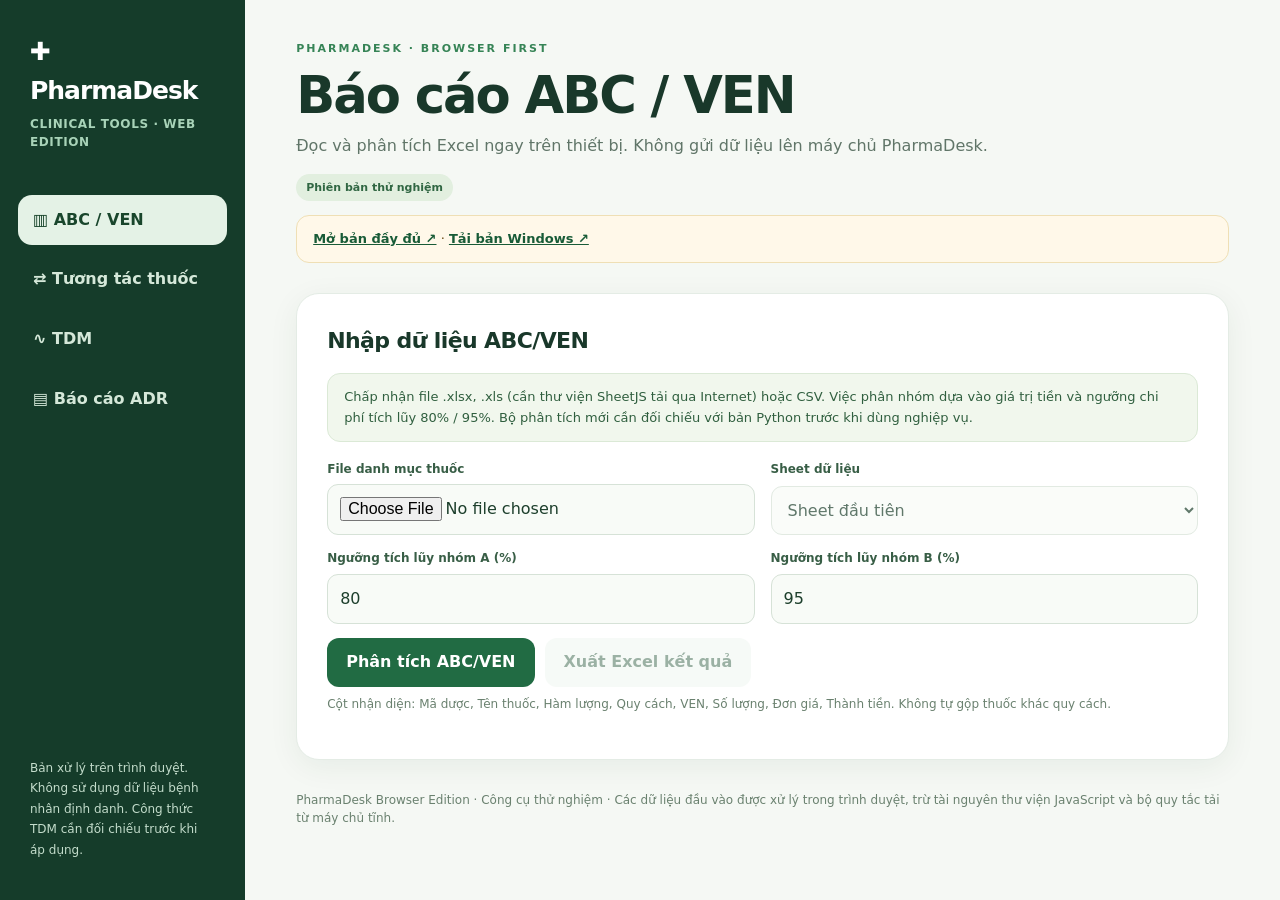
<file: docs/index.html>
<!doctype html>
<html lang="vi">
<head>
<meta charset="utf-8">
<meta name="viewport" content="width=device-width,initial-scale=1">
<title>PharmaDesk</title>
</head>
<body>
<a href="./browser.html">Mở PharmaDesk trong trình duyệt</a>
<script>
  const query = new URLSearchParams(location.search).get("module");
  const tab = ["abc", "ttt", "tdm", "adr"].includes(query) ? "#" + query : location.hash;
  location.replace("./browser.html" + tab);
</script>
</body>
</html>
</file>
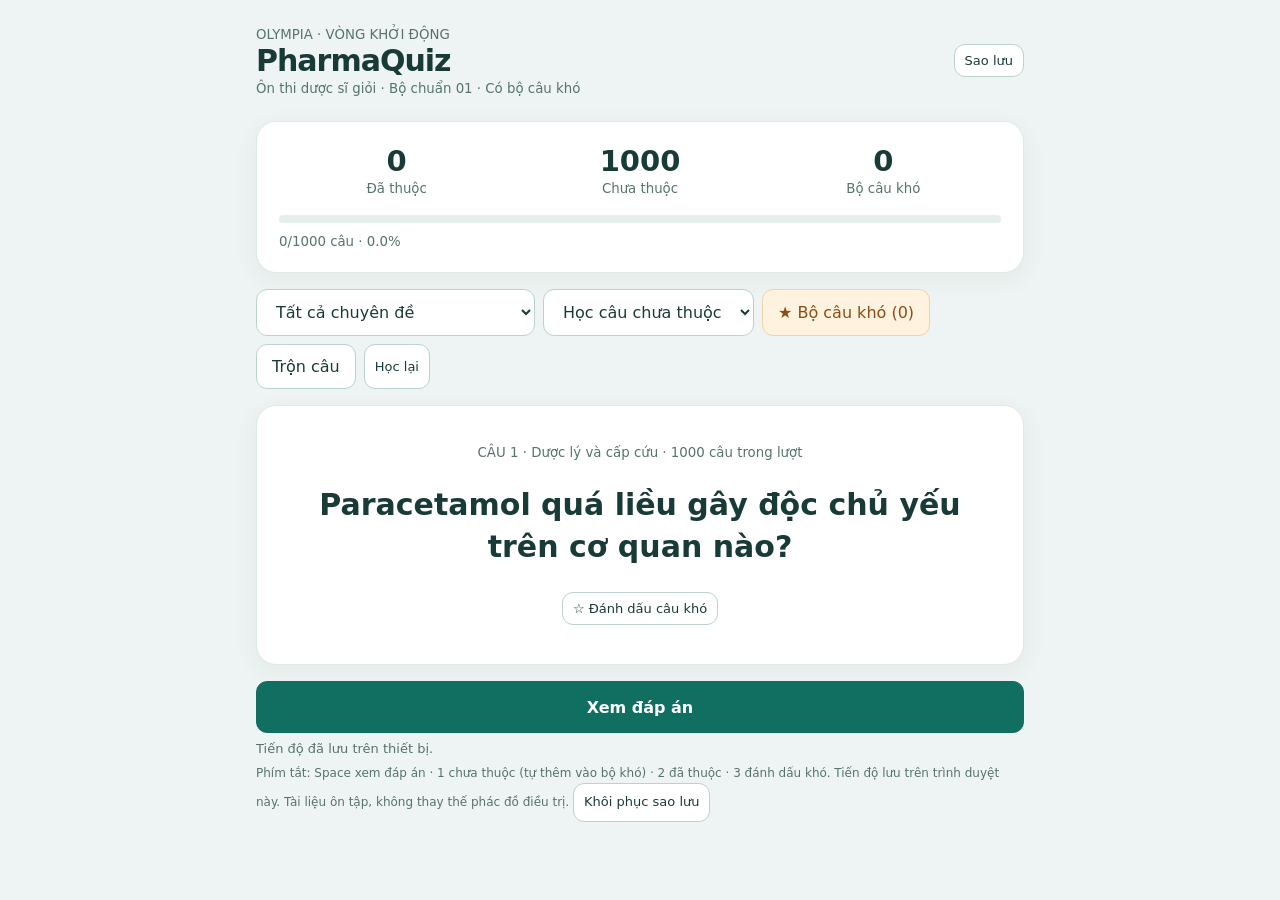
<file: pharmaquiz/index.html>
<!doctype html><html lang="vi"><meta charset="utf-8"><meta name="viewport" content="width=device-width,initial-scale=1"><title>PharmaQuiz</title><style>
*{box-sizing:border-box}body{margin:0;background:#eef4f3;color:#193b38;font:16px system-ui,Arial,sans-serif}main{max-width:800px;margin:auto;padding:24px 16px}header{display:flex;align-items:center;justify-content:space-between;margin-bottom:24px}h1{margin:0;font-size:30px;letter-spacing:-1px}small{color:#57736e}section{background:white;border:1px solid #dce9e5;border-radius:20px;padding:22px;margin-bottom:16px;box-shadow:0 6px 24px #183e3010}.stats{display:grid;grid-template-columns:repeat(3,1fr);text-align:center;gap:8px}.stats strong{display:block;font-size:29px}.bar{height:8px;background:#e7efed;border-radius:20px;overflow:hidden;margin:18px 0 8px}.bar div{height:100%;background:#168575;transition:width .2s}.tools{display:flex;flex-wrap:wrap;gap:8px;margin-bottom:16px}button,select{font:inherit;border-radius:11px;padding:12px 15px;border:1px solid #bcd2cd;background:white;color:#193b38;cursor:pointer}button:hover{filter:brightness(.96)}button:disabled{opacity:.45;cursor:default}.primary{background:#116f61;color:white;border-color:#116f61}.again{background:#fff2df;color:#8a4d14;border-color:#efd3ab}.actions{display:flex;gap:10px}.actions button{flex:1;min-height:52px;font-weight:650}#card{min-height:260px;display:flex;flex-direction:column;justify-content:center;text-align:center}#question{font-size:clamp(22px,4vw,30px);line-height:1.4;margin:24px 0}#answer{border-top:1px solid #e0eae7;padding-top:18px}#answer strong{font-size:24px;color:#116f61}#explain{line-height:1.6}footer{font-size:12px;color:#57736e;line-height:1.6}#status{font-size:13px;color:#57736e;margin:8px 0}select{max-width:100%}.ghost{font-size:13px;padding:8px 10px}button:focus-visible,select:focus-visible{outline:3px solid #83cbbd} @media(max-width:450px){main{padding:16px 10px}section{padding:16px}.tools select{width:100%}}
</style><main><header><div><small>OLYMPIA · VÒNG KHỞI ĐỘNG</small><h1>PharmaQuiz</h1><small>Ôn thi dược sĩ giỏi · Bộ chuẩn 01 · Có bộ câu khó</small></div><button class="ghost" id="backup">Sao lưu</button></header><section><div class="stats"><div><strong id="learned">0</strong><small>Đã thuộc</small></div><div><strong id="left">0</strong><small>Chưa thuộc</small></div><div><strong id="hardCount">0</strong><small>Bộ câu khó</small></div></div><div class="bar"><div id="progress"></div></div><small id="progressText"></small></section><div class="tools"><select id="topic" aria-label="Chuyên đề"><option value="">Tất cả chuyên đề</option></select><select id="mode" aria-label="Chế độ"><option value="all">Học câu chưa thuộc</option><option value="hard">Ôn bộ câu khó</option></select><button id="hardDeck" class="again">★ Bộ câu khó</button><button id="shuffle">Trộn câu</button><button id="reset" class="ghost">Học lại</button></div><section id="card"><small id="meta">Đang tải câu hỏi…</small><h2 id="question"></h2><button id="markHard" class="ghost" style="align-self:center" aria-pressed="false">☆ Đánh dấu câu khó</button><div id="answer" hidden><strong id="answerText"></strong><p id="explain"></p></div></section><div class="actions"><button id="reveal" class="primary">Xem đáp án</button><button id="again" class="again" hidden>Chưa thuộc ↻</button><button id="know" class="primary" hidden>Đã thuộc ✓</button></div><div id="status" role="status"></div><footer>Phím tắt: Space xem đáp án · 1 chưa thuộc (tự thêm vào bộ khó) · 2 đã thuộc · 3 đánh dấu khó. Tiến độ lưu trên trình duyệt này. Tài liệu ôn tập, không thay thế phác đồ điều trị. <button id="restore" class="ghost">Khôi phục sao lưu</button><input type="file" id="file" accept=".json" hidden></footer></main><script>
const $=id=>document.getElementById(id),KEY='pharmaquiz-curated-100-v1';let bank=[],map=new Map(),known=new Set(),hard=new Set(),queue=[],shown=false,topic='',mode='all',storageOK=true,hardDone=new Set();
function save(){try{localStorage.setItem(KEY,JSON.stringify({known:[...known],hard:[...hard],hardDone:[...hardDone],queue,topic,mode}));storageOK=true}catch(e){storageOK=false}}
function eligible(x){return (!topic||x.topic===topic)&&(mode==='hard'?hard.has(x.id)&&!hardDone.has(x.id):!known.has(x.id))}
function mix(a){for(let i=a.length-1;i>0;i--){let j=Math.floor(Math.random()*(i+1));[a[i],a[j]]=[a[j],a[i]]}return a}
function reconcile(random=false){let ids=bank.filter(eligible).map(x=>x.id),allowed=new Set(ids);queue=[...new Set(queue.filter(x=>allowed.has(x)))];let seen=new Set(queue);queue.push(...ids.filter(x=>!seen.has(x)));if(random)mix(queue);shown=false;render()}
function render(){save();let x=map.get(queue[0]);$('learned').textContent=known.size;$('left').textContent=bank.length-known.size;$('hardCount').textContent=hard.size;let percent=bank.length?100*known.size/bank.length:0;$('progress').style.width=percent+'%';$('progressText').textContent=known.size+'/'+bank.length+' câu · '+percent.toFixed(1)+'%';$('meta').textContent=x?'CÂU '+x.id+' · '+x.topic+' · '+queue.length+' câu trong lượt':'HOÀN THÀNH LƯỢT';$('hardDeck').textContent='★ Bộ câu khó ('+hard.size+')';$('markHard').hidden=!x;$('markHard').textContent=x&&hard.has(x.id)?'★ Đã đánh dấu khó · Bỏ đánh dấu':'☆ Đánh dấu câu khó';$('markHard').setAttribute('aria-pressed',String(!!x&&hard.has(x.id)));$('question').textContent=x?x.q:'Không còn câu nào trong nhóm này';$('answer').hidden=!x||!shown;$('answerText').textContent=x?.a||'';$('explain').textContent=x?.e||'';$('reveal').hidden=!x||shown;$('again').hidden=!x||!shown;$('know').hidden=!x||!shown;$('status').textContent=storageOK?'Tiến độ đã lưu trên thiết bị.':'Không lưu được tiến độ. Hãy sao lưu trước khi đóng trang.'}
function rate(ok){if(!shown||!queue.length)return;let id=queue.shift();if(ok){known.add(id);if(mode==='hard')hardDone.add(id)}else{hard.add(id);hardDone.delete(id);let gap=5+Math.floor(Math.random()*6);queue.splice(Math.min(gap,queue.length),0,id)}shown=false;render()}
function load(s){let valid=a=>Array.isArray(a)?a.filter(x=>map.has(x)):[];known=new Set(valid(s.known));hard=new Set(valid(s.hard));hardDone=new Set(valid(s.hardDone));queue=valid(s.queue);topic=bank.some(x=>x.topic===s.topic)?s.topic:'';mode=s.mode==='hard'?'hard':'all';$('topic').value=topic;$('mode').value=mode;reconcile()}
$('markHard').onclick=()=>{let id=queue[0];if(!map.has(id))return;if(hard.has(id)){hard.delete(id);hardDone.delete(id);if(mode==='hard'){queue.shift();shown=false}}else{hard.add(id);hardDone.delete(id)}render()};$('hardDeck').onclick=()=>{mode='hard';topic='';hardDone.clear();queue=[];$('mode').value=mode;$('topic').value=topic;reconcile()};$('reveal').onclick=()=>{shown=true;render()};$('know').onclick=()=>rate(true);$('again').onclick=()=>rate(false);$('topic').onchange=e=>{topic=e.target.value;reconcile()};$('mode').onchange=e=>{mode=e.target.value;if(mode==='hard')hardDone.clear();reconcile()};$('shuffle').onclick=()=>reconcile(true);$('reset').onclick=()=>{if(confirm('Đặt lại tiến độ học? Bộ câu khó vẫn được giữ.')){known.clear();hardDone.clear();queue=[];mode='all';$('mode').value=mode;reconcile(true)}};$('backup').onclick=()=>{let a=document.createElement('a');a.href=URL.createObjectURL(new Blob([JSON.stringify({known:[...known],hard:[...hard],hardDone:[...hardDone],queue,topic,mode})],{type:'application/json'}));a.download='pharmaquiz-bo01-progress.json';a.click();setTimeout(()=>URL.revokeObjectURL(a.href),1000)};$('restore').onclick=()=>$('file').click();$('file').onchange=async e=>{try{let s=JSON.parse(await e.target.files[0].text());if(!Array.isArray(s.known)||!Array.isArray(s.hard))throw Error();if(confirm('Thay thế tiến độ hiện tại bằng bản sao lưu?'))load(s)}catch{alert('File sao lưu không hợp lệ')}e.target.value=''};document.addEventListener('keydown',e=>{if(e.repeat||/INPUT|SELECT|BUTTON/.test(e.target.tagName))return;if(e.code==='Space'&&!shown&&queue.length){e.preventDefault();shown=true;render()}else if(e.key==='1')rate(false);else if(e.key==='2')rate(true);else if(e.key==='3')$('markHard').click()});
fetch('./questions.json?v=curated100').then(r=>{if(!r.ok)throw Error(r.status);return r.json()}).then(b=>{bank=b;map=new Map(b.map(x=>[x.id,x]));for(let t of [...new Set(b.map(x=>x.topic))]){let o=document.createElement('option');o.value=o.textContent=t;$('topic').append(o)}let s={};try{s=JSON.parse(localStorage.getItem(KEY)||'{}')}catch{}load(s)}).catch(e=>{$('meta').textContent='Không tải được ngân hàng câu hỏi';$('question').textContent='Hãy tải lại trang.';$('reveal').disabled=true;$('status').textContent=String(e)});
</script></html>
</file>
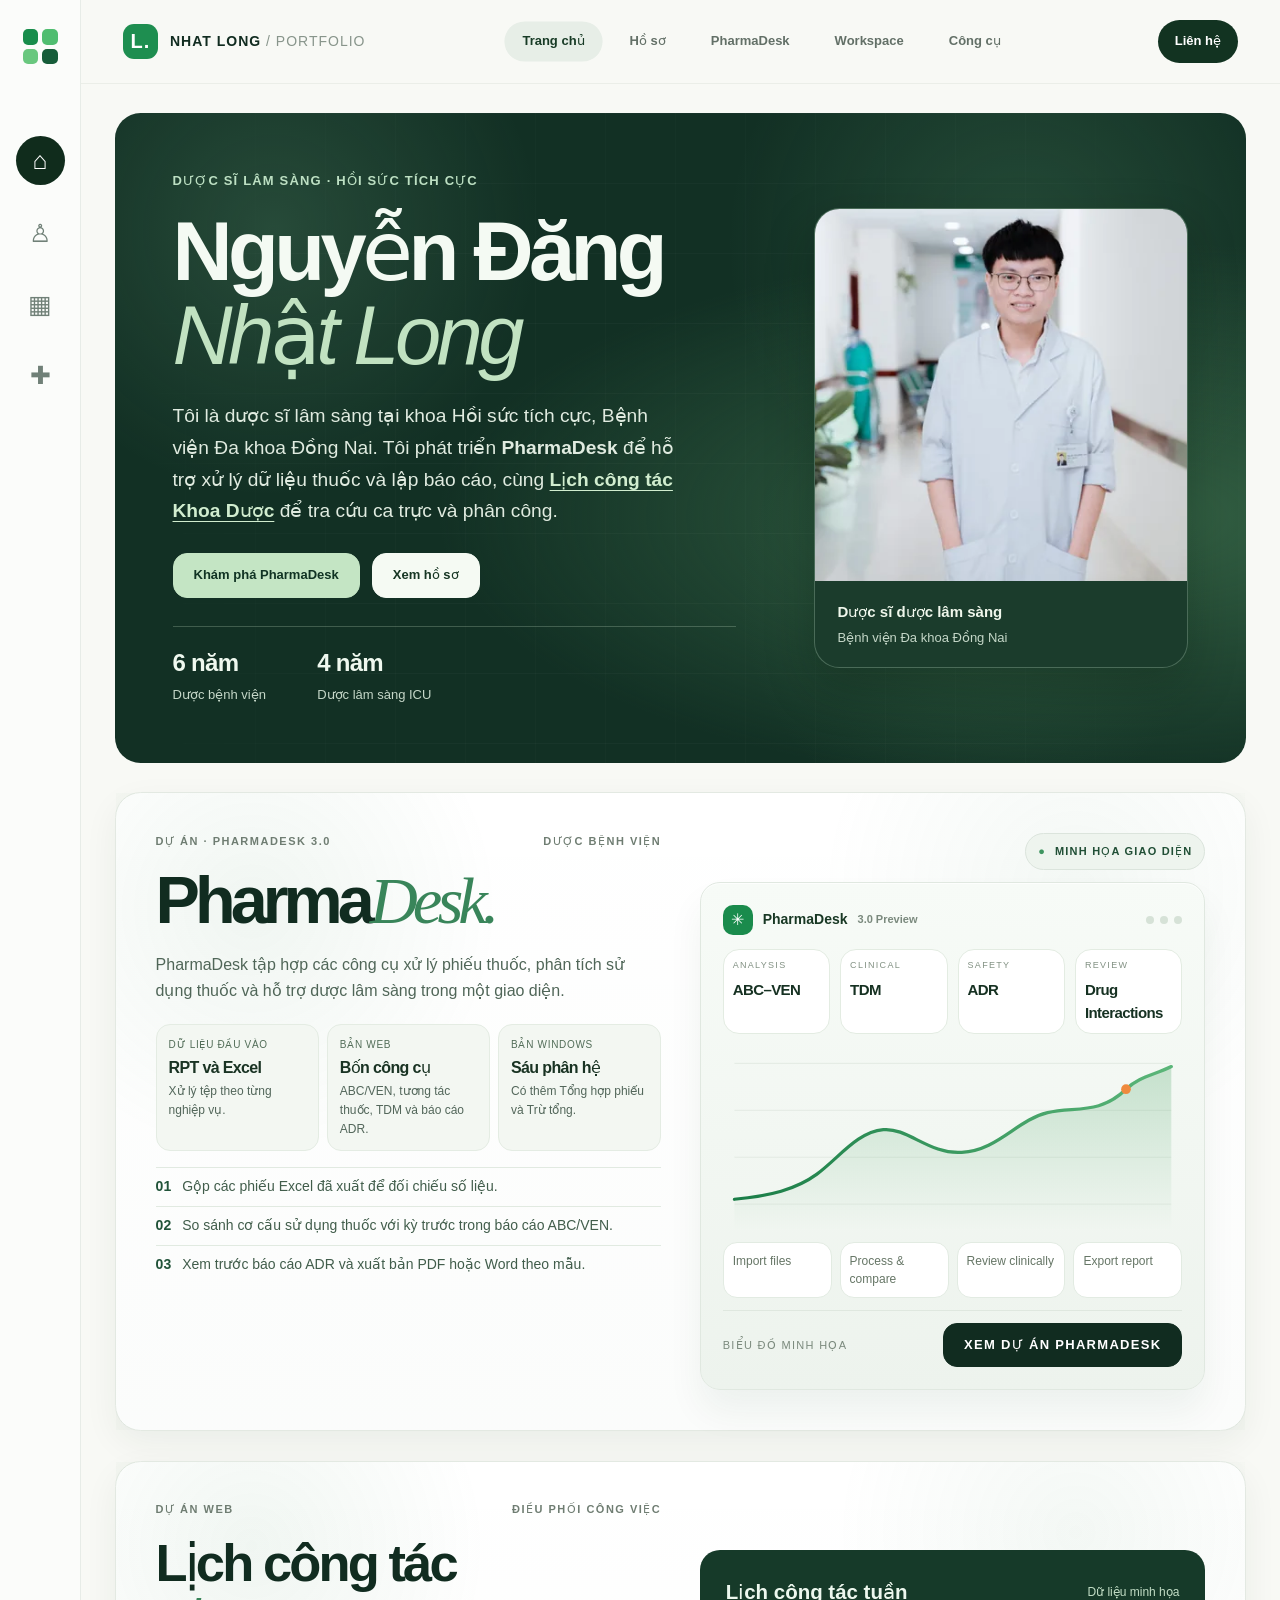
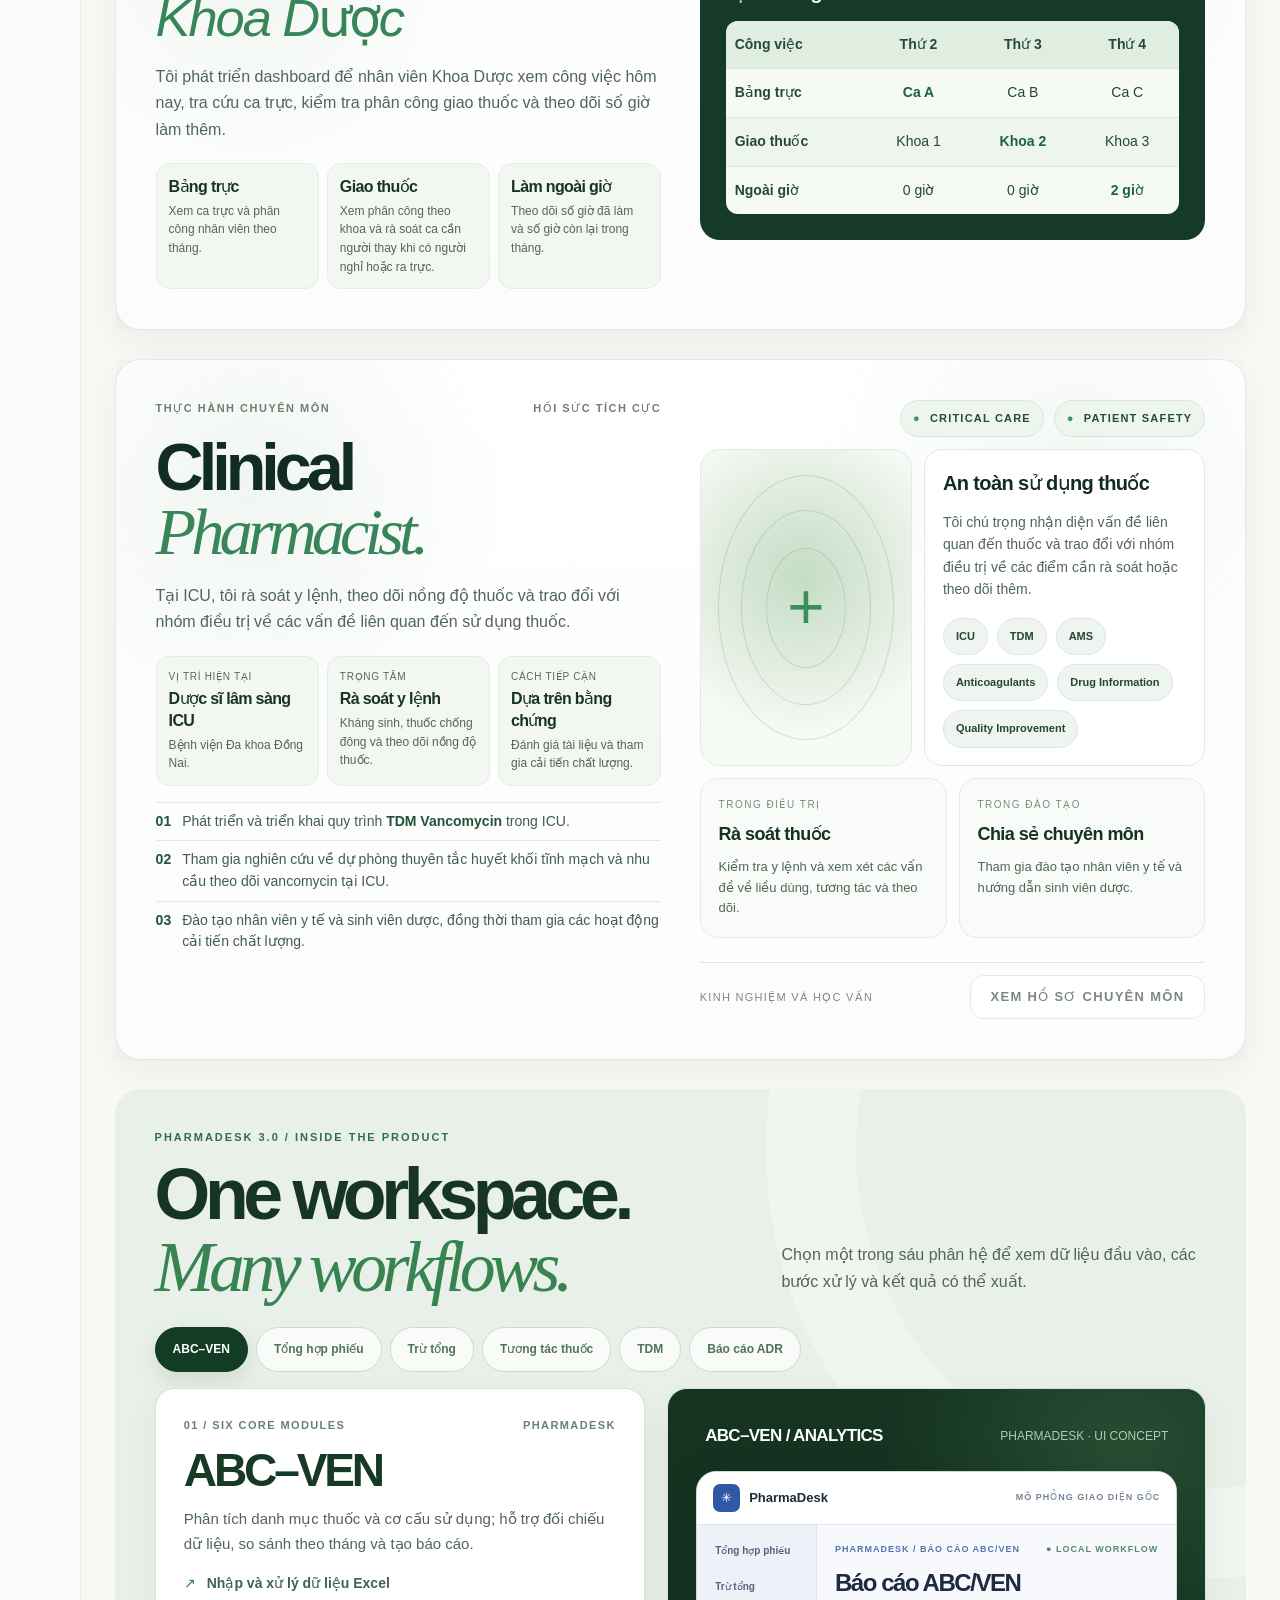
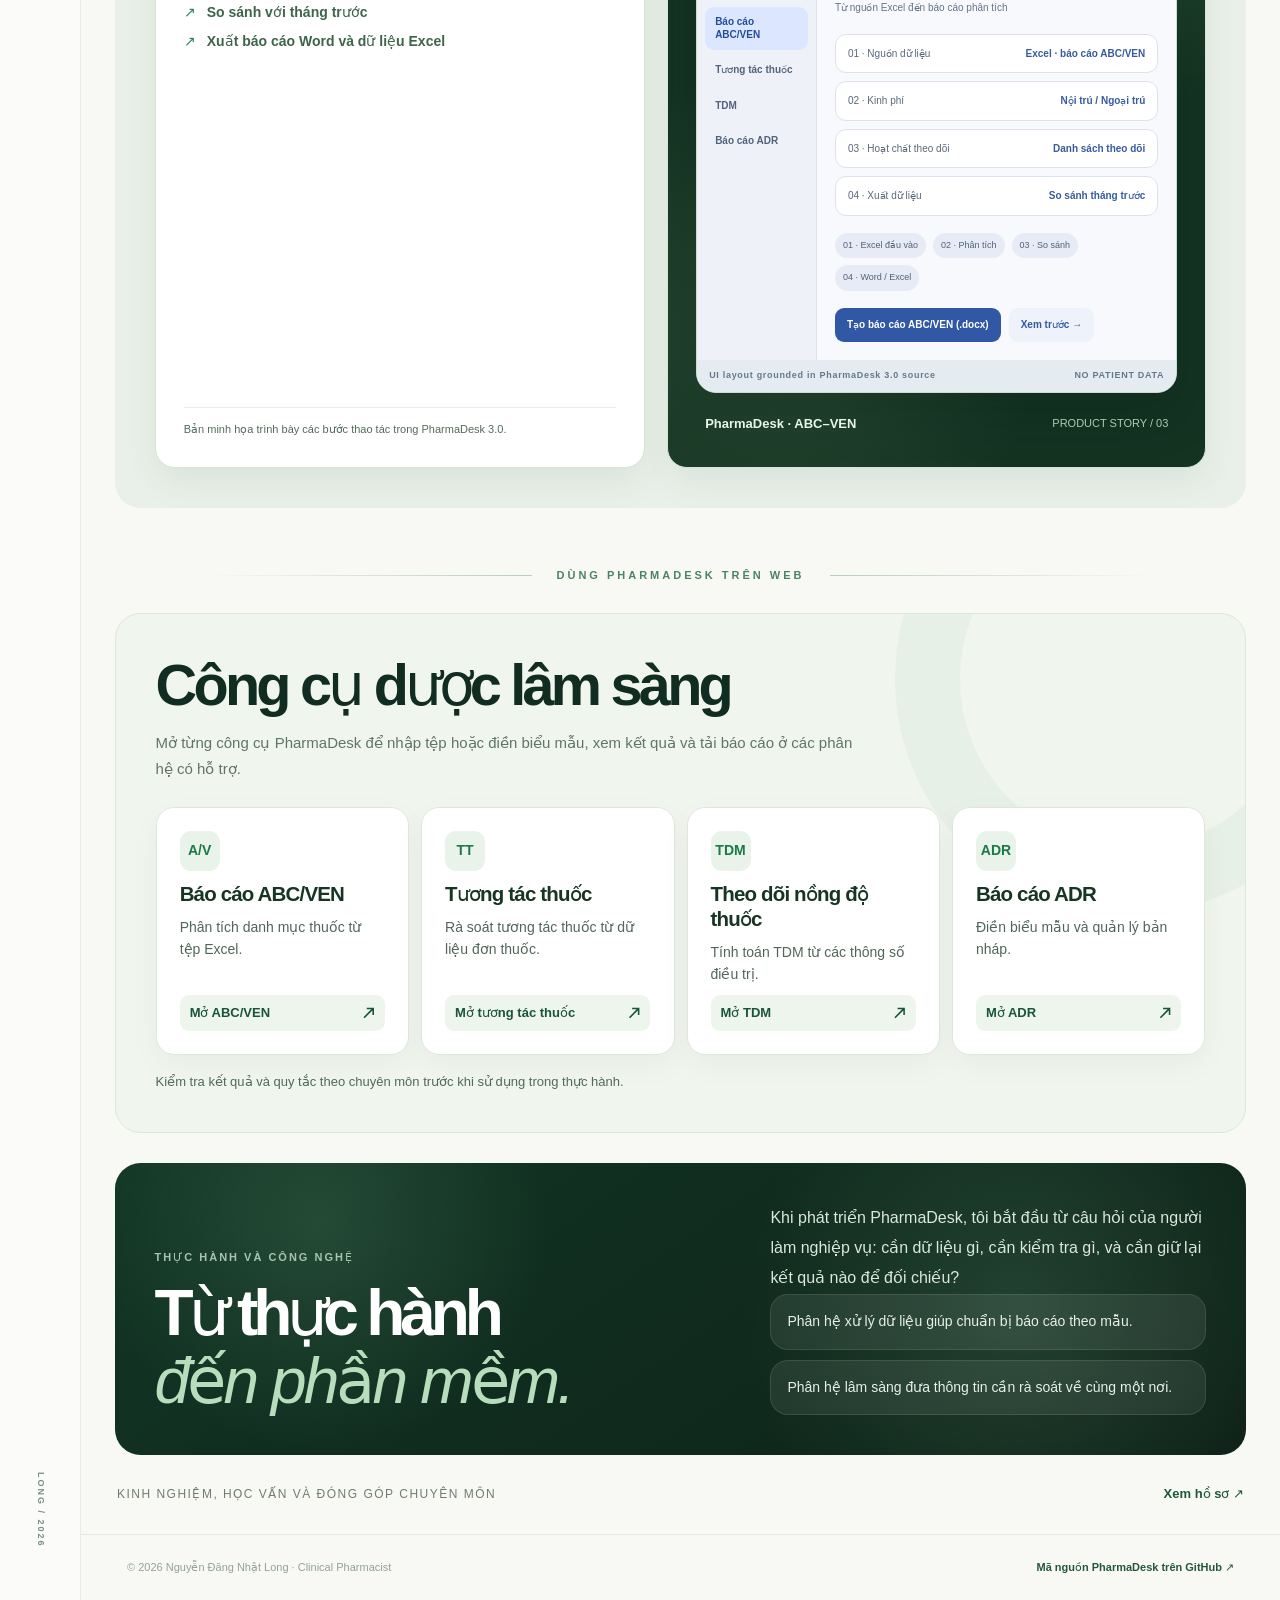
<file: portfolio.html>
<!DOCTYPE html>

<html lang="vi"><head><meta charset="utf-8"/><meta content="width=device-width, initial-scale=1" name="viewport"/><meta content="#f6f7f3" name="theme-color"/><meta content="Nguyễn Đăng Nhật Long — Dược sĩ lâm sàng ICU, chuyên về tối ưu hóa điều trị, TDM, nghiên cứu và ứng dụng công nghệ trong dược bệnh viện." name="description"/><title>Nguyễn Đăng Nhật Long | Dược sĩ lâm sàng &amp; PharmaDesk</title><style>
:root{--ink:#12271e;--muted:#748077;--green:#1c7e48;--dark:#112c20;--bg:#f6f7f3;--white:#fff;--line:#e4eae3;--shadow:0 14px 40px rgba(22,56,37,.045);font-synthesis:none}*{box-sizing:border-box}html{scroll-behavior:smooth;scroll-padding-top:112px}body{margin:0;color:var(--ink);font-family:Inter,"Segoe UI",Arial,sans-serif;background:#193627;line-height:1.55}button,a{font:inherit}a{text-decoration:none;color:inherit}button{cursor:pointer}button:focus-visible,a:focus-visible{outline:3px solid #80bf94;outline-offset:4px}.app{max-width:1640px;min-height:calc(100vh - 48px);margin:24px auto;background:var(--bg);border-radius:29px;overflow:clip;display:grid;grid-template-columns:81px minmax(0,1fr);box-shadow:0 20px 80px rgba(0,0,0,.1)}.rail{background:#fff;border-right:1px solid var(--line);position:relative;z-index:4;display:flex;flex-direction:column;align-items:center;padding:27px 13px;gap:25px}.logo{width:39px;height:39px;display:grid;grid-template-columns:repeat(2,1fr);gap:4px;padding:2px}.logo i{display:block;background:#188c4b;border-radius:5px}.logo i:nth-child(2){background:#50bd70}.logo i:nth-child(3){background:#69c77e}.logo i:nth-child(4){background:#165c39}.rail-links{display:flex;flex-direction:column;gap:17px;margin-top:28px;width:100%;align-items:center}.rail-links a{width:46px;height:46px;border-radius:18px;display:grid;place-items:center;color:#65736a;transition:.2s}.rail-links a:hover,.rail-links a.active{background:var(--dark);color:#fff;transform:translateY(-2px)}.rail-links svg,.contact-icon svg,.mini-icon svg,.btn svg{width:20px;height:20px;stroke:currentColor;fill:none;stroke-width:1.8;stroke-linecap:round;stroke-linejoin:round}.rail-bottom{margin-top:auto;font-size:11px;color:#92a198;writing-mode:vertical-rl;letter-spacing:1.4px}.main{min-width:0}.top{height:76px;display:flex;align-items:center;justify-content:space-between;gap:25px;background:rgba(255,255,255,.78);border-bottom:1px solid var(--line);padding:0 40px;position:sticky;top:0;z-index:3;backdrop-filter:blur(14px)}.nav{display:flex;align-items:center;gap:7px;flex-wrap:wrap}.nav a{color:#637067;font-size:13px;font-weight:600;padding:12px 16px;border-radius:35px;transition:.2s}.nav a:hover,.nav a.active{color:#11291d;background:#eff2ed}.right{display:flex;gap:15px;align-items:center;white-space:nowrap}.available{color:#24784b;background:#e7f3e9;font-size:12px;padding:9px 13px;border-radius:25px;display:flex;align-items:center;gap:7px}.dot{width:7px;height:7px;border-radius:50%;background:#35a261;box-shadow:0 0 0 4px rgba(53,162,97,.12)}.avatar{width:38px;height:38px;border-radius:50%;object-fit:cover;object-position:center 22%;border:2px solid #fff;box-shadow:0 0 0 1px var(--line)}.content{padding:32px 38px 42px;max-width:1450px;margin:auto}.eyebrow{color:var(--green);font-size:11px;font-weight:800;letter-spacing:2px;text-transform:uppercase;margin:0 0 12px}.hero{display:grid;grid-template-columns:minmax(0,1.55fr) minmax(280px,.83fr);gap:22px;min-height:426px}.hero-main,.photo-card,.card,.section-box{border:1px solid #e3e8e1;border-radius:29px;background:white;box-shadow:var(--shadow)}.hero-main{padding:clamp(28px,4.4vw,63px);display:flex;flex-direction:column;justify-content:center;position:relative;overflow:hidden}.hero-main:after{content:"";position:absolute;right:-90px;bottom:-185px;width:350px;height:350px;border-radius:50%;border:60px solid rgba(24,127,71,.035);pointer-events:none}.hero-badge{font-size:12px;display:inline-flex;gap:8px;align-items:center;color:#2b754e;background:#eff7ee;border-radius:30px;width:max-content;padding:8px 13px;font-weight:700;margin-bottom:22px}.hero h1{font-size:clamp(34px,4.15vw,63px);line-height:1.12;letter-spacing:-2.7px;margin:0 0 17px;font-weight:750;max-width:780px}.hero h1 em{font-style:normal;color:var(--green)}.hero .lead{color:#68776e;font-size:clamp(14px,1.22vw,17px);max-width:590px;line-height:1.82;margin:0 0 27px}.actions{display:flex;align-items:center;flex-wrap:wrap;gap:11px}.btn{min-height:47px;display:inline-flex;gap:11px;align-items:center;justify-content:center;border-radius:14px;padding:0 20px;font-weight:700;font-size:13px;border:1px solid var(--line);background:#fff;transition:.2s;position:relative}.btn:hover{transform:translateY(-3px);box-shadow:0 9px 20px rgba(17,58,34,.1)}.btn.primary{background:var(--dark);border-color:var(--dark);color:#fff}.btn svg{width:17px;height:17px}.photo-card{overflow:hidden;position:relative;min-height:380px;background:#dfe9e2}.photo-card img{width:100%;height:100%;object-fit:cover;object-position:center 28%;display:block;position:absolute;inset:0}.photo-card:after{content:"";background:linear-gradient(transparent 46%,rgba(6,35,21,.78));position:absolute;inset:0}.photo-label{position:absolute;z-index:1;bottom:22px;left:22px;right:22px;color:white;display:flex;justify-content:space-between;align-items:end;gap:12px}.photo-label strong{font-size:17px}.photo-label small{display:block;color:#d4e9db;font-size:12px;margin-top:4px}.tag-light{background:rgba(255,255,255,.16);border:1px solid rgba(255,255,255,.35);backdrop-filter:blur(6px);padding:8px 11px;border-radius:15px;font-size:11px}.stats{display:grid;grid-template-columns:repeat(4,minmax(0,1fr));gap:14px;margin:18px 0 34px}.stat{background:#fff;border:1px solid var(--line);border-radius:25px;min-height:142px;padding:24px 25px;position:relative}.stat .stat-head{font-size:12px;color:#829087;margin-bottom:10px}.stat strong{font-size:32px;font-weight:720;line-height:1.15;letter-spacing:-1.3px}.stat strong span{font-size:15px;letter-spacing:0;font-weight:500;color:#6d796f}.stat-foot{color:#488361;font-size:11px;margin-top:14px;display:flex;gap:7px;align-items:center}.mini-icon{position:absolute;right:19px;top:19px;color:#2c9a55;background:#eaf4eb;border-radius:12px;width:34px;height:34px;display:grid;place-items:center}.mini-icon svg{width:17px}.section-heading{display:flex;justify-content:space-between;align-items:end;gap:20px;margin:16px 0 18px}.section-heading h2{font-size:26px;letter-spacing:-.9px;margin:0 0 3px}.section-heading p{margin:0;color:#7a877e;font-size:13px}.text-link{font-size:12px;color:#277d4b;font-weight:700}.project-grid{display:grid;grid-template-columns:repeat(3,minmax(0,1fr));gap:16px}.project{overflow:hidden;display:flex;flex-direction:column;transition:.24s}.project:hover{transform:translateY(-4px);box-shadow:0 14px 30px rgba(16,56,32,.08)}.project-art{height:163px;padding:18px;display:flex;align-items:center;justify-content:center;position:relative;overflow:hidden}.project-art.one{background:linear-gradient(135deg,#e4f0e6,#cddfce)}.project-art.two{background:linear-gradient(135deg,#e8eee5,#d6e8dc)}.project-art.three{background:linear-gradient(135deg,#e4e9e4,#dfe7d3)}.project-art:before{content:"";position:absolute;width:220px;height:220px;border-radius:50%;border:35px solid rgba(255,255,255,.25);right:-95px;top:-75px}.mock-window{background:#fff;width:87%;height:125px;border:1px solid #d7e4d8;border-radius:12px;box-shadow:0 13px 24px #1b61321a;padding:13px 15px;transform:rotate(-3deg);position:relative}.mock-dots{display:flex;gap:4px;margin-bottom:12px}.mock-dots i{width:5px;height:5px;border-radius:100%;background:#b0d5b8}.mock-layout{display:grid;grid-template-columns:44px 1fr;gap:8px}.mock-side{background:#eef4ed;border-radius:5px;height:72px}.mock-bars{display:flex;align-items:end;gap:7px;height:70px;border-bottom:1px solid #dce8df;padding:0 6px}.mock-bars i{width:14%;border-radius:3px 3px 0 0;background:#2b9656;display:block}.mock-bars i:nth-child(1){height:50%}.mock-bars i:nth-child(2){height:74%;background:#9ac6a2}.mock-bars i:nth-child(3){height:44%}.mock-bars i:nth-child(4){height:88%}.mock-bars i:nth-child(5){height:67%;background:#b7d6be}.project-symbol{width:104px;height:104px;display:grid;place-items:center;background:rgba(255,255,255,.75);box-shadow:0 15px 25px #38694b1b;border-radius:29px;position:relative}.project-symbol svg{width:58px;height:58px;color:#21864e;fill:none;stroke:currentColor;stroke-width:1.7;stroke-linecap:round;stroke-linejoin:round}.project-body{padding:22px;flex:1;display:flex;flex-direction:column}.project-top{display:flex;justify-content:space-between;align-items:center;gap:12px}.pill{display:inline-flex;color:#247c4b;background:#edf5ee;border-radius:30px;padding:5px 10px;font-size:10px;font-weight:800}.year{font-size:11px;color:#9aa69d}.project h3{font-size:17px;letter-spacing:-.25px;margin:14px 0 8px}.project p{font-size:12.5px;line-height:1.75;color:#7c8980;margin:0 0 20px;flex:1}.project button{border:none;padding:0;text-align:left;background:none;color:#247e4c;font-size:12px;font-weight:800;width:max-content}.project button:hover{text-decoration:underline}.two-col{display:grid;grid-template-columns:minmax(0,1.1fr) minmax(0,.9fr);gap:18px;margin-top:23px}.section-box{padding:27px}.box-title{display:flex;justify-content:space-between;align-items:center;margin-bottom:23px}.box-title h2{font-size:20px;margin:0;letter-spacing:-.55px}.box-title .label{font-size:11px;color:#8a978c}.timeline{position:relative;padding-left:27px}.timeline:before{content:"";position:absolute;left:7px;top:13px;bottom:22px;width:1px;background:#cfe1d3}.job{position:relative;margin-bottom:26px}.job:last-child{margin-bottom:0}.job:before{content:"";position:absolute;left:-25px;top:8px;width:12px;height:12px;border-radius:100%;background:#22864c;box-shadow:0 0 0 4px #e5f2e8}.job .date{font-size:10px;font-weight:800;color:#2e935b;text-transform:uppercase;letter-spacing:1px}.job h3{margin:5px 0;font-size:15px}.job .where{font-size:12px;color:#6e7b72}.job p{font-size:12px;line-height:1.75;color:#8a958d;margin:8px 0 0}.skills{display:flex;flex-wrap:wrap;gap:8px}.skills span{background:#f4f7f1;border:1px solid #e2eae0;border-radius:11px;padding:9px 12px;font-size:12px;color:#486151;font-weight:600}.about-text{color:#77857b;font-size:13px;line-height:1.95;margin:20px 0 0}.mini-divider{height:1px;background:var(--line);margin:24px 0}.edu-line{font-size:13px;font-weight:750}.edu-sub{font-size:12px;color:#8a978d;margin-top:5px}.contact{margin-top:24px;background:#123522;color:white;border-radius:29px;padding:clamp(26px,4vw,47px);display:flex;align-items:center;justify-content:space-between;gap:26px;position:relative;overflow:hidden}.contact:after{content:"";position:absolute;right:16%;top:-160px;width:390px;height:390px;border:55px solid rgba(255,255,255,.035);border-radius:50%}.contact>*{position:relative;z-index:1}.contact .eyebrow{color:#87dba7}.contact h2{margin:0 0 7px;font-size:clamp(23px,2.7vw,34px);letter-spacing:-1px}.contact p{color:#b2d0bd;font-size:13px;max-width:550px;margin:0}.contact .btn{background:#f7fff6;border-color:#f7fff6;color:#173b27;white-space:nowrap}.footer{display:flex;justify-content:space-between;gap:12px;color:#94a198;font-size:11px;padding:24px 4px 0}.reveal{opacity:0;transform:translateY(16px);transition:opacity .6s ease,transform .6s ease}.reveal.visible{opacity:1;transform:none}.toast{position:fixed;bottom:25px;left:50%;transform:translate(-50%,30px);padding:12px 18px;border-radius:15px;background:#102c1e;color:white;z-index:30;font-size:13px;box-shadow:0 10px 30px #18392244;opacity:0;pointer-events:none;transition:.22s}.toast.show{opacity:1;transform:translate(-50%,0)}dialog{border:0;border-radius:25px;padding:0;max-width:530px;width:calc(100% - 30px);box-shadow:0 35px 100px #0c261d50;color:var(--ink)}dialog::backdrop{background:rgba(11,32,20,.62);backdrop-filter:blur(3px)}.modal-inner{padding:35px}.modal-inner h2{font-size:23px;letter-spacing:-.5px;margin:0 0 12px}.modal-inner p{font-size:14px;color:#67776b;line-height:1.85}.modal-inner li{font-size:13px;color:#67776b;margin:8px 0}.modal-close{float:right;border:0;background:#eef3ed;border-radius:11px;font-size:20px;width:35px;height:35px}.contact-actions{display:flex;gap:10px;align-items:center;flex-wrap:wrap}.notice{font-size:12px;color:#829287;margin:13px 0 0}
@media(max-width:1180px){.top{padding:0 24px}.content{padding:26px 24px}.nav a{padding:10px 10px}.hero{grid-template-columns:1.2fr .8fr}.hero-main{padding:32px}.hero h1{letter-spacing:-1.9px}.stat{padding:20px 16px}.stat strong{font-size:27px}}@media(max-width:900px){.app{margin:0;border-radius:0;min-height:100vh;grid-template-columns:1fr}.rail{display:none}.top{height:auto;min-height:66px;padding:12px 18px;flex-wrap:wrap}.nav{gap:0;overflow:auto;flex:1;flex-wrap:nowrap;scrollbar-width:none}.nav a{white-space:nowrap}.right .available{display:none}.hero{grid-template-columns:1.15fr .85fr}.stats{grid-template-columns:repeat(2,1fr)}.project-grid{grid-template-columns:repeat(2,1fr)}.project-grid .project:last-child{grid-column:1/-1}.project-grid .project:last-child .project-art{height:135px}.two-col{grid-template-columns:1fr}}@media(max-width:600px){html{scroll-padding-top:75px}.top{padding:10px 13px}.nav a{font-size:12px;padding:10px 9px}.avatar{width:32px;height:32px}.content{padding:18px 13px 26px}.hero{grid-template-columns:1fr;gap:13px}.hero-main{padding:31px 24px;min-height:365px}.hero h1{font-size:39px;letter-spacing:-1.7px}.hero .lead{font-size:14px}.photo-card{height:295px;min-height:295px}.photo-card img{object-position:center 33%}.stats{gap:10px;margin:13px 0 26px}.stat{padding:18px 15px;border-radius:19px;min-height:130px}.stat strong{font-size:27px}.stat strong span{font-size:12px}.stat-foot{font-size:10px}.mini-icon{right:12px;top:12px;width:28px;height:28px}.section-heading h2{font-size:23px}.section-heading p{font-size:12px}.project-grid{grid-template-columns:1fr;gap:13px}.project-grid .project:last-child{grid-column:auto}.project-art,.project-grid .project:last-child .project-art{height:155px}.section-box{padding:22px}.contact{flex-direction:column;align-items:flex-start}.footer{flex-direction:column;gap:4px}}@media(prefers-reduced-motion:reduce){html{scroll-behavior:auto}*,*:before,*:after{animation:none!important;transition:none!important}.reveal{opacity:1;transform:none}}

/* Personal workspace */
.ws-entry{display:inline-flex;align-items:center;gap:8px;background:#123323!important;color:#fff!important;border-radius:30px;padding:11px 17px!important}.ws-entry:hover{background:#215e3b!important}.ws{padding:32px 40px 50px;scroll-margin-top:105px}.ws-head{display:flex;gap:18px;align-items:end;justify-content:space-between;flex-wrap:wrap;margin-bottom:22px}.ws-eyebrow{font-size:11px;letter-spacing:2px;font-weight:800;color:#23854f}.ws h1{font-size:clamp(28px,3vw,39px);line-height:1.14;letter-spacing:-1.4px;margin:8px 0}.ws-desc{color:#6d7d70;font-size:14px;max-width:670px}.ws-shell{display:grid;grid-template-columns:minmax(0,1.85fr) minmax(300px,1fr);gap:16px}.ws-panel{border-radius:26px;background:#fff;border:1px solid #e4eae3;padding:24px;min-width:0;box-shadow:0 12px 32px rgba(20,42,28,.035)}.ws-panel h3{margin:0;font-size:17px;letter-spacing:-.3px}.ws-toolbar,.ws-actions{display:flex;align-items:center;gap:9px;flex-wrap:wrap}.ws-toolbar{justify-content:space-between;margin-bottom:17px}.ws-btn{border:1px solid #dfe7df;border-radius:12px;background:#fff;color:#243b2c;font-weight:650;padding:10px 13px;font-size:13px;transition:background .2s,transform .2s}.ws-btn:hover{background:#f2f6f0;transform:translateY(-1px)}.ws-btn.primary{background:#102c1d;border-color:#102c1d;color:#fff}.ws-btn.primary:hover{background:#257a48}.ws-btn:focus-visible{outline:3px solid #75bf8a}.ws-month{font-size:17px;font-weight:750;min-width:150px;text-align:center}.ws-week,.ws-grid{display:grid;grid-template-columns:repeat(7,minmax(0,1fr));gap:7px}.ws-week span{text-align:center;font-size:11px;font-weight:700;color:#718077;padding:6px 0 9px}.ws-day{min-height:93px;border:1px solid #e8ede7;background:#fbfcf9;border-radius:15px;padding:10px 7px;text-align:left;color:#25392c;min-width:0;display:flex;flex-direction:column;gap:6px}.ws-day:not(:disabled):hover{background:#edf7ee;border-color:#b5d6ba}.ws-day.today{outline:2px solid #288c52;outline-offset:-2px}.ws-day.other{opacity:.32}.ws-day>strong{font-size:13px}.ws-day .ws-chip{display:block;border-radius:8px;padding:4px 5px;font-size:10px;font-weight:700;line-height:1.3;overflow-wrap:anywhere}.ws-chip.inpatient{background:#e0efe3;color:#13623b}.ws-chip.outpatient{background:#e7eefb;color:#2d568a}.ws-chip.otherwork{background:#fff2dc;color:#875e13}.ws-legend{display:flex;gap:14px;align-items:center;flex-wrap:wrap;color:#69796c;font-size:12px;margin:17px 0 0}.ws-legend i{display:inline-block;width:10px;height:10px;border-radius:3px;margin-right:5px}.ws-mini{display:grid;grid-template-columns:repeat(2,1fr);gap:11px;margin-bottom:16px}.ws-stat{border:1px solid #e7ece5;background:#fbfcf9;border-radius:17px;padding:17px}.ws-stat b{font-size:29px;line-height:1;display:block}.ws-stat small{font-size:12px;color:#738075}.ws-tasks{display:flex;flex-direction:column;gap:8px;margin-top:16px;max-height:300px;overflow:auto}.ws-task{display:flex;justify-content:space-between;align-items:flex-start;gap:10px;background:#f6f8f4;padding:11px 13px;border-radius:13px;font-size:13px}.ws-task small{color:#748176;display:block;margin-top:3px}.ws-section-row{margin-top:16px;display:grid;grid-template-columns:1fr 1fr;gap:16px}.ws-log-list,.ws-project-list{display:flex;flex-direction:column;gap:10px;margin:16px 0 0}.ws-entry-row{border:1px solid #e7ece5;padding:13px 15px;border-radius:15px;display:flex;align-items:start;gap:10px;justify-content:space-between}.ws-entry-row strong{font-size:14px}.ws-entry-row p{font-size:12px;color:#718075;margin:4px 0 0;white-space:pre-wrap;overflow-wrap:anywhere}.ws-pill{font-size:11px;font-weight:700;border-radius:20px;background:#edf4e9;padding:5px 9px;white-space:nowrap}.ws-muted{font-size:12px;color:#738075}.ws-empty{padding:19px 10px;border:1px dashed #d5dfd5;border-radius:13px;text-align:center;color:#7b887e;font-size:13px}.ws-dialog{border:1px solid #e4ece3;border-radius:24px;padding:0;max-width:min(92vw,490px);width:100%;box-shadow:0 25px 110px #071f1680;color:#172c1e}.ws-dialog::backdrop{background:#0d2115a0;backdrop-filter:blur(3px)}.ws-dialog form{padding:26px;display:flex;flex-direction:column;gap:12px}.ws-dialog h3{font-size:21px;margin:0 0 4px}.ws-field{display:flex;flex-direction:column;gap:5px;font-size:12px;font-weight:750}.ws-field input,.ws-field select,.ws-field textarea{width:100%;background:#f9fbf8;border:1px solid #dce6dc;padding:11px;border-radius:11px;font:inherit;font-weight:450;color:#17291f}.ws-field textarea{min-height:94px;resize:vertical}.ws-dialog-foot{display:flex;gap:9px;justify-content:flex-end;flex-wrap:wrap;margin-top:10px}.ws-private{background:#ecf3e9;border-radius:14px;padding:12px 15px;font-size:12px;color:#466b51;margin-bottom:16px;line-height:1.6}.ws-file{display:none}.ws-inline-actions{display:flex;gap:6px}.ws-link{border:0;background:transparent;color:#34784c;font-size:12px;padding:3px 5px;font-weight:750}.ws-link.danger{color:#ac554c}.ws-note{margin-top:12px;font-size:11px;color:#89918a}.ws-hidden{display:none!important}
@media(max-width:1100px){.ws-shell{grid-template-columns:1fr}.ws-section-row{grid-template-columns:1fr 1fr}}@media(max-width:760px){.ws{padding:24px 16px 40px}.ws-panel{padding:16px;border-radius:20px}.ws-section-row{grid-template-columns:1fr}.ws-day{min-height:74px;padding:6px 4px;border-radius:10px}.ws-day>strong{font-size:11px}.ws-day .ws-chip{font-size:9px;padding:3px}.ws-week,.ws-grid{gap:4px}.ws-month{min-width:unset}.ws-toolbar{gap:12px}.ws-head{align-items:start}.ws-actions .ws-btn{padding:9px 11px}.ws-entry{font-size:12px!important}}
@media(prefers-reduced-motion:reduce){.ws-btn{transition:none}}

/* ===== Enhanced immersive homepage ===== */
.immersive-home{padding:0;background:#f8f9f5}
.immersive-hero{position:relative;overflow:hidden;margin:24px 28px 0;border-radius:28px;min-height:760px;padding:86px 6.4% 42px;color:#eef7ef;background:linear-gradient(180deg,#123221 0%,#0d2418 100%);isolation:isolate}
.immersive-hero:before{content:"";position:absolute;inset:0;background:
  radial-gradient(circle at 80% 20%, rgba(110,180,132,.20), transparent 28%),
  radial-gradient(circle at 14% 18%, rgba(132,194,151,.18), transparent 24%),
  radial-gradient(circle at 76% 74%, rgba(84,146,101,.16), transparent 24%);
  pointer-events:none}
.immersive-hero:after{content:"";position:absolute;inset:0;opacity:.22;background-image:linear-gradient(rgba(255,255,255,.12) 1px,transparent 1px),linear-gradient(90deg,rgba(255,255,255,.08) 1px,transparent 1px);background-size:70px 70px;mask-image:linear-gradient(90deg, transparent 0, black 22%, black 78%, transparent 100%)}
.hero-glow{position:absolute;border-radius:999px;border:1px solid rgba(199,230,205,.2);pointer-events:none}
.hero-glow.one{width:760px;height:760px;right:-230px;top:-180px}
.hero-glow.two{width:480px;height:480px;right:6%;top:16%}
.hero-glow.three{width:340px;height:340px;left:-140px;bottom:-120px;background:radial-gradient(circle, rgba(255,255,255,.07), transparent 68%);border:none}
.hero-grid{position:relative;z-index:1;display:grid;grid-template-columns:minmax(0,1.25fr) minmax(310px,.72fr);gap:30px;align-items:end;min-height:540px}
.hero-copy h1{font-size:clamp(62px,8.1vw,130px);line-height:.95;letter-spacing:-.085em;font-weight:640;margin:62px 0 26px;max-width:980px}.hero-copy h1 em{font-style:italic;font-family:Georgia,serif;font-weight:500;color:#b7dabd}
.hero-copy p{max-width:600px;font-size:18px;line-height:1.85;color:#dbe8dc;margin:0 0 30px}.hero-actions{display:flex;gap:12px;flex-wrap:wrap}
.hero-pill{display:inline-flex;align-items:center;gap:10px;padding:10px 14px;border-radius:999px;font-size:11px;letter-spacing:1.8px;font-weight:800;background:rgba(223,239,226,.08);border:1px solid rgba(223,239,226,.18);backdrop-filter:blur(8px);color:#d9eadb;text-transform:uppercase}
.hero-tagline{display:grid;gap:16px;align-self:stretch;justify-self:end;width:min(370px,100%)}
.frost-card{border-radius:26px;background:linear-gradient(180deg, rgba(253,255,253,.16), rgba(253,255,253,.08));border:1px solid rgba(255,255,255,.16);backdrop-filter:blur(16px);box-shadow:0 20px 50px rgba(5,20,12,.18)}
.hero-side-card{padding:24px}.hero-side-card h3{margin:0 0 12px;font-size:14px;letter-spacing:1.8px;color:#d9eadb;text-transform:uppercase}.hero-side-card p{margin:0;color:#eff5ee;font-size:15px;line-height:1.8}
.hero-bullets{display:grid;gap:10px;margin:22px 0 0;padding:0;list-style:none}.hero-bullets li{display:flex;gap:10px;align-items:flex-start;color:#e7f0e8;font-size:14px;line-height:1.7}.hero-bullets i{font-style:normal;color:#90de9e}
.hero-stat-grid{display:grid;grid-template-columns:1fr 1fr;gap:12px}.hero-stat{padding:18px;border-radius:20px;background:rgba(255,255,255,.07);border:1px solid rgba(255,255,255,.14)}.hero-stat small{display:block;font-size:10px;letter-spacing:1.6px;text-transform:uppercase;color:#bed1c1;margin-bottom:8px}.hero-stat strong{display:block;font-size:29px;line-height:1.05;letter-spacing:-.05em;color:#fff}.hero-stat span{display:block;margin-top:6px;color:#d9e5dc;font-size:12px;line-height:1.5}
.hero-bottomline{display:flex;justify-content:space-between;gap:20px;align-items:center;border-top:1px solid rgba(255,255,255,.12);margin-top:42px;padding-top:22px;color:#a9bcae;font-size:11px;letter-spacing:1.4px;text-transform:uppercase;position:relative;z-index:1}.hero-scrollcue{display:flex;align-items:center;gap:16px}.hero-scrollcue b{color:#ebf3ec;font-size:12px;font-weight:700;letter-spacing:1.7px}.hero-scrollcue .line{width:80px;height:1px;background:rgba(255,255,255,.23)}.hero-scrollcue .arrow{width:34px;height:34px;border-radius:50%;display:grid;place-items:center;border:1px solid rgba(255,255,255,.18);background:rgba(255,255,255,.08)}
.home-intro-band{margin:0 28px;padding:26px 16px;border-bottom:1px solid #dbe4db;display:flex;justify-content:space-between;gap:16px;align-items:center;color:#6d7b6f;font-size:11px;font-weight:800;letter-spacing:1.6px;text-transform:uppercase}.home-intro-band span:last-child{font-size:13px;letter-spacing:0;text-transform:none;color:#234732;font-weight:600}
.scene-stack{padding:28px 28px 6px;background:linear-gradient(180deg,#f8f9f5 0%,#eef3ed 40%,#f8f9f5 100%)}
.scene{position:relative;min-height:190vh;margin-bottom:10px;--progress:0;--lift:0px;--scale:1;--opacity:1}
.scene-stage{position:sticky;top:96px;min-height:calc(100vh - 126px);display:grid;align-items:center}
.scene-card{position:relative;border-radius:32px;padding:34px;background:linear-gradient(180deg, rgba(255,255,255,.96), rgba(250,252,250,.98));border:1px solid #e3e9e2;box-shadow:0 18px 50px rgba(18,50,28,.06);overflow:hidden;transform:translateY(var(--lift)) scale(var(--scale));opacity:var(--opacity);will-change:transform,opacity;transition:box-shadow .35s ease,border-color .35s ease;min-height:calc(100vh - 146px)}
.scene-card:before{content:"";position:absolute;inset:0;background:radial-gradient(circle at 12% 18%, rgba(73,145,91,.08), transparent 22%),radial-gradient(circle at 85% 15%, rgba(94,155,110,.07), transparent 23%),linear-gradient(180deg, rgba(255,255,255,0), rgba(45,103,59,.02));pointer-events:none}.scene.active .scene-card{box-shadow:0 24px 70px rgba(16,51,28,.08);border-color:#d7e2d7}
.scene-grid{position:relative;z-index:1;display:grid;grid-template-columns:minmax(0,1.1fr) minmax(320px,.9fr);gap:26px;height:100%}.scene-copy{display:flex;flex-direction:column;justify-content:space-between;gap:18px;padding:8px 2px}.scene-topline{display:flex;justify-content:space-between;align-items:center;gap:16px;color:#6f7d72;font-size:11px;font-weight:800;letter-spacing:1.5px;text-transform:uppercase}
.scene-copy h2{font-size:clamp(44px,5.4vw,88px);line-height:.97;letter-spacing:-.075em;margin:18px 0 18px;font-weight:650}.scene-copy h2 em,.scene-bridge h2 em,.about-hero h1 em,.about-last h2 em{font-family:Georgia,serif;font-weight:500;color:#39855a;font-style:italic}.scene-copy p.lead{max-width:560px;font-size:16px;line-height:1.85;color:#6f7c72;margin:0}
.scene-meta{display:grid;grid-template-columns:repeat(3,minmax(0,1fr));gap:12px;margin-top:26px}.scene-meta .meta{padding:16px;border-radius:19px;background:#f7faf6;border:1px solid #e4ece3}.scene-meta small{display:block;font-size:10px;text-transform:uppercase;letter-spacing:1.5px;color:#7e8e81;margin-bottom:8px}.scene-meta strong{display:block;font-size:18px;letter-spacing:-.04em;color:#193323}.scene-meta span{display:block;margin-top:6px;color:#708072;font-size:12px;line-height:1.55}
.scene-notes{display:grid;gap:10px;margin-top:16px}.scene-note{display:flex;gap:11px;align-items:flex-start;padding:14px 16px;border-radius:18px;background:#fbfcfb;border:1px solid #e6ece6;color:#617061;font-size:14px;line-height:1.7}.scene-note b{color:#215339}
.scene-visual{display:grid;grid-template-rows:auto 1fr;gap:16px;align-self:stretch}.scene-float{display:flex;justify-content:flex-end;gap:10px;flex-wrap:wrap}.scene-badge{display:inline-flex;align-items:center;gap:9px;padding:9px 12px;border-radius:999px;background:#eef4ee;border:1px solid #dbe4dc;font-size:11px;font-weight:800;letter-spacing:1.2px;color:#214f36;text-transform:uppercase}.scene-badge i{font-style:normal;color:#3f9560}
.display-window{position:relative;border-radius:28px;padding:22px;background:linear-gradient(180deg,#f7fbf7,#edf3ed);border:1px solid #e0e8e0;box-shadow:inset 0 1px 0 rgba(255,255,255,.8),0 22px 36px rgba(24,61,34,.06);display:flex;flex-direction:column;min-height:100%}
.display-head{display:flex;justify-content:space-between;align-items:center;gap:12px;margin-bottom:20px}.display-brand{font-size:14px;font-weight:800;color:#183824;display:flex;gap:10px;align-items:center}.display-brand b{display:grid;place-items:center;width:30px;height:30px;border-radius:10px;background:#1a8b4c;color:#fff;font-size:16px}.display-brand small{font-size:11px;color:#7a897d;font-weight:600}.display-controls{display:flex;gap:6px}.display-controls i{width:8px;height:8px;border-radius:50%;background:#d6e2d7}
.metric-row{display:grid;grid-template-columns:repeat(4,minmax(0,1fr));gap:10px;margin-bottom:12px}.metric{padding:14px;border-radius:16px;background:#fff;border:1px solid #e3ece2}.metric small{display:block;font-size:9px;letter-spacing:1.3px;color:#829183;text-transform:uppercase}.metric strong{display:block;margin-top:5px;font-size:17px;letter-spacing:-.04em;color:#163122}.big-chart{width:100%;height:220px;margin:6px 0 0;display:block}
.timeline-strip{display:grid;grid-template-columns:repeat(4,1fr);gap:8px;margin-top:12px}.timeline-strip span{padding:10px 12px;border-radius:14px;background:#fff;border:1px solid #e2ebe2;font-size:12px;color:#667666;line-height:1.5}.scene-footer{display:flex;justify-content:space-between;align-items:center;margin-top:18px;padding-top:18px;border-top:1px solid #dfe7df;color:#7b8a7d;font-size:11px;text-transform:uppercase;letter-spacing:1.3px;gap:15px}.scene-footer .btn{min-height:44px}
.practice-board{display:grid;gap:14px;min-height:100%}.practice-portrait{display:grid;grid-template-columns:minmax(200px,.85fr) 1fr;gap:14px;align-items:stretch}.practice-orbit{border-radius:26px;background:radial-gradient(circle at 48% 40%, #c4dcc5, #e6efe4 48%, #f6faf5 72%);position:relative;overflow:hidden;display:grid;place-items:center;min-height:310px;border:1px solid #e2eae1}.practice-ring{position:absolute;border:1px solid rgba(48,114,65,.18);border-radius:50%}.practice-ring.a{width:84%;height:84%}.practice-ring.b{width:62%;height:62%}.practice-ring.c{width:38%;height:38%}.practice-plus{position:absolute;font-size:64px;color:#3d8f59;font-weight:300}
.practice-persona{border-radius:26px;background:#fff;border:1px solid #e2e9e1;padding:22px;display:flex;flex-direction:column;justify-content:space-between}.practice-persona h3{margin:0 0 12px;font-size:20px;letter-spacing:-.03em}.practice-persona p{margin:0;color:#6d7c70;font-size:14px;line-height:1.8}.skill-pills{display:flex;flex-wrap:wrap;gap:9px;margin-top:18px}.skill-pills span{padding:9px 12px;border-radius:999px;background:#eef4ef;border:1px solid #dde7dd;font-size:11px;font-weight:700;color:#234833}
.care-columns{display:grid;grid-template-columns:1fr 1fr;gap:12px}.care-box{padding:18px;border-radius:20px;background:#f9fbf9;border:1px solid #e3ebe2}.care-box small{display:block;font-size:10px;text-transform:uppercase;letter-spacing:1.5px;color:#7b8b7d;margin-bottom:8px}.care-box strong{display:block;font-size:18px;color:#153221;letter-spacing:-.03em}.care-box p{margin:8px 0 0;color:#6e7c70;font-size:13px;line-height:1.7}
.scene-bridge{margin:8px 28px 0;padding:64px 6vw 70px;border-radius:30px;background:linear-gradient(180deg,#163325,#0f261b);color:#eef5ef;position:relative;overflow:hidden}.scene-bridge:before{content:"";position:absolute;inset:0;background:radial-gradient(circle at 80% 50%, rgba(121,183,138,.18), transparent 30%),radial-gradient(circle at 18% 20%, rgba(121,183,138,.18), transparent 24%)}.scene-bridge>*{position:relative;z-index:1}.scene-bridge .eyebrow{color:#a8c4ae}.scene-bridge-grid{display:grid;grid-template-columns:minmax(0,1.15fr) minmax(300px,.85fr);gap:26px;align-items:end}.scene-bridge h2{font-size:clamp(42px,5vw,82px);line-height:.98;letter-spacing:-.08em;margin:14px 0 0;font-weight:650;color:#fff}.scene-bridge p{max-width:580px;color:#dce7de;font-size:16px;line-height:1.9;margin:0}.scene-bridge .bridge-points{display:grid;gap:10px}.scene-bridge .bridge-points div{padding:15px 16px;border-radius:18px;background:rgba(255,255,255,.08);border:1px solid rgba(255,255,255,.1);color:#e8f0e9;font-size:14px;line-height:1.7}
.scene-end{margin:26px 28px 0;padding:26px 18px 72px;display:flex;justify-content:space-between;gap:24px;align-items:center;color:#6f7d71;font-size:12px;text-transform:uppercase;letter-spacing:1.5px}.scene-end .end-link{font-size:13px;font-weight:800;color:#1d5937;text-transform:none;letter-spacing:0}
@media (max-width:1100px){.hero-grid,.scene-grid,.scene-bridge-grid,.practice-portrait{grid-template-columns:1fr}.hero-tagline{justify-self:stretch;width:100%}.scene-meta,.metric-row{grid-template-columns:repeat(2,minmax(0,1fr))}}
@media (max-width:760px){.immersive-hero{margin:18px 14px 0;padding:76px 18px 28px;min-height:690px;border-radius:24px}.hero-copy h1{margin-top:42px;font-size:clamp(46px,17vw,78px)}.hero-copy p{font-size:15px}.hero-bottomline,.home-intro-band,.scene-end{margin-left:14px;margin-right:14px}.home-intro-band{padding:22px 4px;flex-direction:column;align-items:flex-start;gap:10px}.scene-stack{padding:18px 14px 2px}.scene{min-height:145vh}.scene-stage{top:84px;min-height:calc(100vh - 108px)}.scene-card{padding:18px;border-radius:24px;min-height:auto}.scene-copy h2{font-size:clamp(38px,13vw,58px)}.scene-meta,.metric-row,.care-columns,.timeline-strip{grid-template-columns:1fr}.scene-footer{flex-direction:column;align-items:flex-start}.practice-orbit{min-height:220px}.scene-bridge{margin:8px 14px 0;padding:42px 18px 48px;border-radius:24px}.scene-end{padding-bottom:42px;flex-direction:column;align-items:flex-start}}
@media (prefers-reduced-motion: reduce){.scene-card,.hero-side-card,.hero-actions .btn{transition:none!important;transform:none!important}}


/* Product showcase: authentic module taxonomy, editorial presentation */
.showcase{margin:32px 28px 22px;padding:70px clamp(24px,5vw,88px) 78px;border-radius:34px;background:#e9f0e9;position:relative;overflow:hidden;isolation:isolate}
.showcase:before{content:"";position:absolute;width:680px;height:680px;right:-380px;top:-370px;border-radius:50%;border:90px solid #ffffff52;z-index:-1}
.showcase-kicker{font-size:11px;color:#2d6f46;letter-spacing:2px;font-weight:800;text-transform:uppercase}
.showcase-head{display:grid;grid-template-columns:1.2fr .8fr;align-items:end;gap:35px;margin:18px 0 38px}
.showcase-head h2{font-size:clamp(52px,6vw,102px);line-height:.97;letter-spacing:-.075em;font-weight:660;margin:0;color:#173523}
.showcase-head h2 em{font-family:Georgia,serif;font-weight:500;color:#378451}
.showcase-head p{font-size:16px;max-width:470px;color:#687c6a;line-height:1.85;margin:0 0 8px}
.showcase-tabs{display:flex;flex-wrap:wrap;gap:10px;margin-bottom:22px}
.showcase-tabs button{border:1px solid #cedccf;background:#f8fbf8;color:#51725c;font-size:12px;font-weight:700;border-radius:999px;padding:12px 17px;transition:background .3s,color .3s,transform .3s}
.showcase-tabs button:hover{transform:translateY(-2px)}.showcase-tabs button[aria-selected=true]{background:#133c25;color:white;border-color:#133c25;box-shadow:0 8px 20px #163c2520}
.showcase-stage{display:grid;grid-template-columns:minmax(0,1fr) minmax(0,1.1fr);gap:26px;min-height:475px}
.showcase-info,.showcase-display{border-radius:28px;background:#fff;border:1px solid #d6e4d8;box-shadow:0 15px 35px #123f2210;overflow:hidden}
.showcase-info{padding:clamp(24px,3.3vw,47px);display:flex;flex-direction:column;justify-content:space-between;gap:30px}
.showcase-index{display:flex;justify-content:space-between;align-items:center;gap:10px;color:#66836e;font-size:11px;font-weight:800;letter-spacing:1.4px;text-transform:uppercase}
.showcase-info h3{font-size:clamp(40px,4vw,70px);letter-spacing:-.068em;line-height:1.02;margin:18px 0 18px;font-weight:650;color:#173a26}
.showcase-info p{font-size:15px;color:#69786e;line-height:1.85;margin:0;max-width:490px}
.showcase-facts{display:grid;gap:10px;margin-top:28px}.showcase-fact{display:flex;align-items:flex-start;gap:11px;color:#3e644b;font-size:14px;font-weight:600}.showcase-fact::before{content:"↗";font-weight:800;color:#288454}
.showcase-small{font-size:11px;color:#8a9b8d;line-height:1.7;border-top:1px solid #e7ede7;padding-top:18px}
.showcase-display{padding:28px;background:#173725;color:#e9f3eb;position:relative;display:flex;flex-direction:column;justify-content:space-between;gap:24px}
.showcase-display:before{content:"";position:absolute;inset:0;background:radial-gradient(circle at 85% 10%,#5a956345,transparent 32%),radial-gradient(circle at 20% 80%,#95c39825,transparent 38%);pointer-events:none}
.showcase-display>*{position:relative;z-index:1}
.showcase-ui-top{display:flex;align-items:center;justify-content:space-between;gap:16px;font-size:12px;color:#b0cbb5}.showcase-ui-top strong{font-size:17px;color:white;letter-spacing:-.04em}
.showcase-graphic{border-radius:21px;min-height:284px;background:#f1f6ef;padding:22px;color:#183e27;box-shadow:0 28px 40px #0a1a1045;transform:perspective(850px) rotateY(-4deg) rotateX(3deg);transform-origin:center;transition:transform .5s ease}
.showcase-display:hover .showcase-graphic{transform:perspective(850px) rotateY(0deg) rotateX(0deg)}
.showcase-graphic-title{font-size:11px;color:#6c866f;text-transform:uppercase;letter-spacing:1.8px;font-weight:800;margin-bottom:13px}
.showcase-bars{height:162px;display:flex;align-items:flex-end;gap:9px;border-bottom:1px solid #d8e5d9;padding:0 4px}
.showcase-bars i{display:block;flex:1;min-width:7px;border-radius:8px 8px 0 0;background:linear-gradient(#4bb56b,#1a7443);height:var(--h,50%);transition:height .55s ease}
.showcase-bars i:nth-child(3n){background:linear-gradient(#b8d5b9,#7cb68a)}
.showcase-chart-legend{display:flex;flex-wrap:wrap;gap:10px;margin-top:14px}.showcase-chart-legend span{background:#fff;border:1px solid #e1e9e2;border-radius:99px;font-size:10px;padding:7px 10px;color:#68816f;font-weight:700}
.showcase-ui-bottom{display:flex;justify-content:space-between;gap:16px;align-items:center;font-size:11px;color:#accdb0}.showcase-ui-bottom strong{font-size:13px;color:#e7f6e9}
.showcase-panel[hidden]{display:none!important}
.showcase-panel.animate{animation:showcaseIn .48s cubic-bezier(.19,1,.22,1) both}@keyframes showcaseIn{from{opacity:.15;transform:translateY(13px)}to{opacity:1;transform:translateY(0)}}
.project-connector{height:150px;display:flex;align-items:center;justify-content:center;position:relative;overflow:hidden}
.project-connector span{font-size:11px;letter-spacing:3px;font-weight:800;color:#4a8460;text-transform:uppercase;z-index:1;background:#f8f9f5;padding:0 25px}
.project-connector:before{content:"";position:absolute;left:8%;right:8%;top:50%;height:1px;background:linear-gradient(to right,transparent,#9bbb9f,transparent)}
@media(max-width:1050px){.showcase-head,.showcase-stage{grid-template-columns:1fr}}
@media(max-width:760px){.showcase{margin:18px 14px;padding:45px 18px 50px;border-radius:24px}.showcase-head{gap:16px}.showcase-head h2{font-size:clamp(48px,12vw,72px)}.showcase-info{padding:24px}.showcase-info h3{font-size:42px}.showcase-display{padding:18px}.showcase-graphic{transform:none;min-height:230px;padding:14px}.showcase-bars{height:138px}.showcase-tabs{flex-wrap:nowrap;overflow-x:auto;scrollbar-width:none;padding-bottom:6px}.showcase-tabs button{flex:none}.showcase-tabs::-webkit-scrollbar{display:none}.project-connector{height:90px}}
@media(prefers-reduced-motion: reduce){.showcase-graphic,.showcase-panel.animate,.showcase-tabs button{animation:none!important;transition:none!important;transform:none!important}}


@media(max-width:1100px){.scene{min-height:auto;margin:0 0 22px}.scene-stage{position:relative;top:auto;min-height:auto}.scene-card{min-height:auto;transform:none!important;opacity:1!important;will-change:auto}.scene-grid{gap:24px}}

/* Product-first enhancement: realistic UI structure based on original source; no fabricated data */
.showcase-display{padding:18px;background:#143321;gap:12px}
.showcase-ui-top{padding:6px 9px}
.real-preview{background:#f4f6fa;color:#1b2a37;border-radius:20px;border:1px solid #cddbd0;box-shadow:0 20px 50px #06180f33;min-height:390px;overflow:hidden}
.real-top{display:flex;align-items:center;gap:9px;background:#fff;border-bottom:1px solid #dfe6eb;padding:12px 16px;font-size:13px}
.real-appmark{background:#3158a4;color:#fff;padding:4px 8px;border-radius:7px;font-weight:900}.real-version{font-size:9px;font-weight:800;letter-spacing:1px;color:#758397;margin-left:auto}
.real-body{display:grid;grid-template-columns:130px minmax(0,1fr);min-height:350px}
.real-nav{background:#eef2f8;border-right:1px solid #dce3ed;padding:11px 8px;display:flex;flex-direction:column;gap:5px}
.real-nav span{font-size:10px;padding:9px 10px;color:#53627a;border-radius:9px;font-weight:700;line-height:1.25}.real-nav span.active{background:#dce7ff;color:#234c99}
.real-screen{min-width:0;padding:22px 22px 16px;background:#f8f9fc}
.real-screen-header{display:flex;flex-wrap:wrap;justify-content:space-between;gap:5px 12px;align-items:center;color:#5176ae;font-size:9px;font-weight:900;letter-spacing:1px}.real-signal{color:#578a70;white-space:nowrap}
.real-screen h4{margin:12px 0 3px;line-height:1.15;font-size:24px;color:#1d2a40;letter-spacing:-.06em}.real-screen p{margin:0 0 18px;font-size:10px;color:#66738a}
.real-form{display:grid;gap:8px}.real-input{background:#fff;border:1px solid #dce3ed;border-radius:11px;padding:11px 12px;display:flex;justify-content:space-between;align-items:center;gap:8px}.real-input span{min-width:0;font-size:10px;color:#59687c;overflow-wrap:anywhere}.real-input b{min-width:0;font-size:10px;color:#385aa0;font-weight:700;overflow-wrap:anywhere;text-align:end}
.real-steps{display:flex;gap:7px;flex-wrap:wrap;margin:17px 0}.real-steps span{display:inline-block;background:#e6ebf5;border-radius:999px;padding:6px 8px;font-size:9px;color:#52627c}
.real-actions{display:flex;gap:8px;flex-wrap:wrap;align-items:center}.real-actions span{background:#3158a4;color:white;padding:9px 12px;border-radius:9px;font-size:10px;font-weight:700}.real-actions span.real-action-secondary{background:#edf2fb;color:#3158a4}
.real-status{display:flex;justify-content:space-between;gap:10px;padding:9px 12px;background:#e5ecf1;font-size:9px;letter-spacing:.7px;color:#667889;font-weight:800}
.showcase-display .showcase-ui-bottom{padding:5px 9px}
.scroll-progress{position:fixed;z-index:30;top:0;left:0;height:3px;width:var(--site-scroll,0%);background:#6ed18f;pointer-events:none;box-shadow:0 1px 5px #1c6b3d60;transition:width .1s linear}
@media(max-width:760px){.real-body{grid-template-columns:85px minmax(0,1fr)}.real-nav{padding:9px 4px}.real-nav span{font-size:8px;padding:7px 5px}.real-screen{padding:13px 10px}.real-screen h4{font-size:19px}.real-top{padding:9px}.real-version{font-size:7px}.real-preview{transform:none}.real-status{font-size:7px}}
@media(prefers-reduced-motion:reduce){.real-preview,.scroll-progress{transition:none!important;transform:none!important}}

/* V6: case study + refined motion */
.case-page{padding:35px 32px 80px;background:#f8faf7;min-height:100vh}.case-page .case-back{display:inline-flex;gap:12px;align-items:center;color:#397951;font-weight:750;font-size:13px;margin-bottom:20px}.case-hero{min-height:470px;padding:clamp(30px,5vw,78px);border-radius:32px;background:radial-gradient(circle at 85% 22%,#377a50 0,transparent 38%),linear-gradient(135deg,#112e20,#153c2a);color:white;position:relative;overflow:hidden}.case-hero:after{content:"";position:absolute;width:490px;height:490px;right:-100px;top:-120px;border:1px solid #ffffff35;border-radius:50%;box-shadow:0 0 0 85px #ffffff08,0 0 0 180px #ffffff06;pointer-events:none}.case-hero>*{position:relative;z-index:1}.case-kicker{font-size:11px;font-weight:800;letter-spacing:2px;color:#b6dcbf;text-transform:uppercase}.case-hero h1{font-size:clamp(55px,8vw,108px);letter-spacing:-.09em;line-height:.96;margin:30px 0}.case-hero h1 em{font-family:Georgia,serif;font-weight:400;color:#a6d0af}.case-hero p{font-size:17px;color:#d9e8dc;line-height:1.8;max-width:640px}.case-actions{display:flex;gap:12px;flex-wrap:wrap;margin-top:28px}.case-action{border-radius:30px;border:1px solid #ffffff40;padding:13px 22px;background:#e6f2e5;color:#163d28;font-weight:800;font-size:13px}.case-action.ghost{background:#ffffff12;color:#fff}.case-meta{display:flex;gap:10px;flex-wrap:wrap;margin-top:44px}.case-meta span{padding:9px 14px;border:1px solid #ffffff38;border-radius:30px;font-size:12px;color:#e2efe3;background:#ffffff11}.case-head{display:flex;justify-content:space-between;align-items:end;gap:22px;margin:72px 0 25px}.case-head h2{font-size:clamp(34px,4.3vw,66px);line-height:1.02;letter-spacing:-.065em;margin:0;font-weight:650}.case-head p{max-width:450px;font-size:15px;line-height:1.8;color:#6d7c6e;margin:0}.case-cols{display:grid;grid-template-columns:repeat(3,1fr);gap:15px}.case-mini{background:#fff;border:1px solid #e2e9e0;border-radius:24px;padding:28px;min-height:220px}.case-mini small{display:block;letter-spacing:1.8px;text-transform:uppercase;font-weight:800;color:#519266;font-size:10px}.case-mini h3{font-size:23px;letter-spacing:-.05em;margin:18px 0 9px}.case-mini p{line-height:1.8;color:#69796c;font-size:14px;margin:0}.case-mock{background:#e8f0e8;border-radius:30px;padding:30px;border:1px solid #dce7dc}.case-app{display:grid;grid-template-columns:185px minmax(0,1fr);background:#fff;border:1px solid #dce6da;box-shadow:0 25px 60px #1e56321a;border-radius:23px;overflow:hidden;min-height:460px}.case-sidebar{background:#f4f8f3;border-right:1px solid #e1eae1;padding:24px 14px}.case-logo{font-size:17px;font-weight:850;color:#1a6037;margin-bottom:27px;padding:0 8px}.case-menu{display:grid;gap:7px}.case-menu button{border:0;border-radius:11px;background:transparent;color:#667869;padding:13px;text-align:left;font-size:12px;cursor:pointer;font-weight:700}.case-menu button.selected,.case-menu button:hover{color:#fff;background:#1d643e}.case-stage{padding:clamp(20px,3vw,40px);min-width:0}.case-stage-top{display:flex;justify-content:space-between;align-items:center;gap:12px;color:#7e8b80;font-size:12px}.case-stage h3{font-size:clamp(28px,3.2vw,48px);letter-spacing:-.055em;margin:25px 0 14px}.case-stage p{color:#738176;line-height:1.85;font-size:14px;max-width:610px}.case-interface{margin-top:28px;border:1px solid #e0eae0;border-radius:20px;overflow:hidden;background:#f8faf8}.case-interface-head{background:#edf4ed;padding:17px 20px;color:#2a6440;font-weight:800;font-size:12px}.case-interface-body{padding:21px;display:grid;grid-template-columns:1fr 1fr;gap:13px}.case-field{padding:15px;border:1px solid #e3ebe2;border-radius:12px;background:#fff}.case-field small{display:block;font-size:10px;color:#8b9a8d;text-transform:uppercase;letter-spacing:1.3px;margin-bottom:8px}.case-field b{font-size:14px;color:#284b34}.case-interface-foot{display:flex;flex-wrap:wrap;gap:8px;padding:0 21px 20px}.case-interface-foot span{font-size:11px;font-weight:750;padding:8px 12px;border-radius:20px;background:#e8f2e9;color:#28663c}.case-disclaimer{font-size:12px;color:#7e8e80;margin:13px 4px}.case-flow{display:grid;grid-template-columns:repeat(4,1fr);gap:12px}.case-flow>div{background:#fff;border:1px solid #e2ebe1;border-radius:20px;padding:24px;position:relative}.case-flow small{color:#58936a;font-weight:800;letter-spacing:2px}.case-flow h3{margin:14px 0 7px;font-size:19px}.case-flow p{color:#718173;font-size:13px;line-height:1.75;margin:0}.case-close{background:#153c29;color:#fff;padding:60px clamp(28px,5vw,75px);border-radius:30px;margin-top:85px;display:flex;align-items:center;justify-content:space-between;gap:30px}.case-close h2{font-size:clamp(34px,5vw,68px);line-height:1.02;letter-spacing:-.07em;margin:0}.case-close p{color:#cddfd0;max-width:450px;line-height:1.8}
@media(max-width:900px){.case-cols{grid-template-columns:1fr}.case-flow{grid-template-columns:repeat(2,1fr)}.case-head{display:block}.case-head p{margin-top:18px}.case-close{display:block}}
@media(max-width:600px){.case-page{padding:18px 13px 45px}.case-hero{min-height:auto;padding:37px 23px;border-radius:23px}.case-hero h1{font-size:clamp(50px,14vw,70px)}.case-head{margin-top:48px}.case-mock{padding:10px;border-radius:18px}.case-app{grid-template-columns:1fr}.case-sidebar{border-right:0;border-bottom:1px solid #e1eae1;padding:12px}.case-logo{margin:0 0 10px}.case-menu{display:flex;overflow:auto;gap:7px}.case-menu button{white-space:nowrap;padding:10px 12px;flex:none}.case-stage{padding:19px}.case-interface-body,.case-flow{grid-template-columns:1fr}.case-close{padding:35px 25px}.case-meta{margin-top:25px}}
@media(prefers-reduced-motion:reduce){.scene-card{transform:none!important;opacity:1!important}}



/* V7 actual overlapping scroll panels — one pinned viewport for both scenes */
.real-scroll-track{height:300vh;position:relative;margin:28px;background:#eff3ed;border-radius:30px;isolation:isolate}
.real-pin-stage{position:sticky;top:92px;height:calc(100vh - 114px);min-height:620px;border-radius:30px;overflow:hidden;isolation:isolate;background:#e6eee5;box-shadow:0 10px 35px rgba(13,45,25,.07)}
.motion-backdrop{position:absolute;inset:0;background:radial-gradient(circle at calc(22% + var(--track-progress,0)*50%) 30%,rgba(118,190,142,.21),transparent 47%),linear-gradient(145deg,#e5eee4,#f7f9f5 55%,#d5e6d6)}
.motion-panel{position:absolute;inset:42px 30px 44px;transform-origin:center center;will-change:transform,opacity,filter;pointer-events:none;transition:none}
.motion-panel .scene-card{height:100%;min-height:0;overflow-y:auto;overscroll-behavior:contain;transform:none!important;opacity:1!important;box-shadow:0 26px 70px rgba(11,46,25,.12)}
.motion-panel-one{z-index:1;transform:translate3d(0,0,0) scale(1);opacity:1;filter:blur(0)}
.motion-panel-two{z-index:2;transform:translate3d(0,110%,0) scale(.95);opacity:1;filter:blur(0)}
.motion-panel.motion-interactive{pointer-events:auto}
.motion-caption{position:absolute;top:14px;left:35px;z-index:5;color:#47604d;font-size:10px;font-weight:800;letter-spacing:2px;pointer-events:none}
.motion-num{color:#167d45}.motion-caption-title{margin-left:13px;color:#7d947f}
.motion-meter{position:absolute;z-index:5;bottom:15px;left:30px;right:30px;height:3px;background:rgba(22,75,35,.15);border-radius:10px;overflow:hidden;pointer-events:none}
.motion-meter>span{display:block;width:0%;height:100%;background:#218b4c;transition:width .08s linear}
.motion-instruction{position:absolute;right:35px;top:15px;z-index:5;font-size:10px;letter-spacing:1.5px;font-weight:750;color:#507457;pointer-events:none}
.motion-instruction span{font-size:16px;margin-left:8px}
.motion-panel-two .scene-card{background:#f5f8f2}
.motion-panel .scene-grid{height:100%}
.motion-panel .scene-copy h2{font-size:clamp(43px,4.4vw,76px)}
.motion-panel .scene-copy p.lead{font-size:15px;line-height:1.66}
.motion-panel .scene-meta{margin-top:16px;gap:8px}
.motion-panel .scene-meta .meta{padding:12px}
.motion-panel .scene-meta strong{font-size:15px}
.motion-panel .scene-notes{gap:7px}.motion-panel .scene-note{padding:10px 12px;font-size:12px}
.motion-panel .display-window{padding:16px}.motion-panel .big-chart{height:130px}.motion-panel .metric{padding:9px}.motion-panel .metric strong{font-size:13px}
.motion-panel .practice-orbit{min-height:210px}
@media(min-width:1101px) and (max-height:760px){.motion-panel{inset:32px 20px 34px}.motion-panel .scene-card{padding:20px}.motion-panel .scene-copy h2{font-size:clamp(38px,4vw,64px)}}
/* Narrow screens: true physical overlap with stacked sticky cards, but all content remains scrollable. */
@media(max-width:1100px){
 .real-scroll-track{height:auto;margin:18px 14px;border-radius:0;background:transparent;display:flex;flex-direction:column;gap:0;isolation:auto}
 .real-pin-stage{position:relative;top:auto;height:auto;min-height:0;overflow:visible;background:transparent;border-radius:0;box-shadow:none;display:flex;flex-direction:column}
 .motion-backdrop,.motion-meter,.motion-caption,.motion-instruction{display:none}
 .motion-panel{position:relative;inset:auto;transform:none!important;opacity:1!important;filter:none!important;pointer-events:auto;margin:0}
 .motion-panel-one{z-index:1}.motion-panel-two{z-index:2;margin-top:-65px}
 .motion-panel .scene-card{height:auto;overflow:visible;min-height:0;padding:22px}
 .motion-panel-one .scene-card{padding-bottom:84px}
 .motion-panel .scene-grid{grid-template-columns:1fr;gap:24px}
 .motion-panel .scene-meta{grid-template-columns:repeat(3,minmax(0,1fr))}
 .motion-panel .metric-row{grid-template-columns:repeat(2,minmax(0,1fr))}
 .motion-panel .timeline-strip{grid-template-columns:repeat(2,minmax(0,1fr))}
 .motion-panel .practice-portrait{grid-template-columns:1fr 1fr}
}
@media(max-width:640px){
 .motion-panel-two{margin-top:-38px}
 .motion-panel-one .scene-card{padding-bottom:56px}
 .motion-panel .scene-card{padding:18px;border-radius:23px}
 .motion-panel .scene-meta{grid-template-columns:1fr}
 .motion-panel .metric-row{grid-template-columns:repeat(2,minmax(0,1fr))}
 .motion-panel .timeline-strip{grid-template-columns:repeat(2,minmax(0,1fr))}
 .motion-panel .practice-portrait{grid-template-columns:1fr}
 .motion-panel .care-columns{grid-template-columns:1fr}
 .motion-panel .scene-copy h2{font-size:clamp(41px,12vw,61px)}
}
@media(prefers-reduced-motion:reduce){.real-scroll-track{height:auto}.real-pin-stage{height:auto;position:relative;top:auto;overflow:visible;display:flex;flex-direction:column;background:transparent;min-height:0;box-shadow:none}.motion-panel{position:relative;inset:auto;transform:none!important;filter:none!important;opacity:1!important;pointer-events:auto}.motion-panel-two{margin-top:18px}.motion-panel .scene-card{height:auto;overflow:visible}.motion-meter,.motion-caption,.motion-instruction,.motion-backdrop{display:none}}
/* Preserve sticky scroll across nested layout. */
.app{overflow:visible!important}


/* V10: Editorial about, contributions, mobile refinement */
.about-page{background:#f8f9f5}
.about-hero{isolation:isolate}
.about-hero>div:first-child{position:relative;z-index:1}
.about-details{scroll-margin-top:110px}
.about-details .section-eyebrow{letter-spacing:2.2px}
.about-page .about-metrics{position:relative}
.about-contributions{margin:30px 28px 40px;padding:clamp(28px,4vw,62px);border-radius:32px;background:#133224;color:#f2f7f1;position:relative;overflow:hidden;isolation:isolate}
.about-contributions:before{content:"";position:absolute;width:620px;height:620px;right:-180px;top:-260px;border-radius:50%;border:1px solid #d0e5d032;box-shadow:0 0 0 85px #c0ddc010,0 0 0 170px #c0ddc009;pointer-events:none}
.contrib-intro{position:relative;z-index:1;display:flex;align-items:end;justify-content:space-between;gap:30px;margin-bottom:32px}
.contrib-intro h2{font-size:clamp(38px,5vw,76px);letter-spacing:-.075em;line-height:1;max-width:780px;margin:15px 0 0;font-weight:620}
.contrib-intro h2 em{font-family:Georgia,serif;color:#b7ddbd;font-weight:500}
.contrib-intro p{max-width:300px;color:#c0d5c4;line-height:1.85;font-size:14px;margin:0}
.contrib-kicker{font-weight:800;text-transform:uppercase;letter-spacing:2px;color:#9ccd9f;font-size:11px}
.contrib-cards{position:relative;z-index:1;display:grid;grid-template-columns:repeat(3,minmax(0,1fr));gap:14px}
.contrib-card{position:relative;min-height:330px;border-radius:24px;padding:28px 24px;background:linear-gradient(155deg,rgba(248,254,246,.13),rgba(248,254,246,.055));border:1px solid rgba(222,241,225,.19);display:flex;flex-direction:column;justify-content:space-between;overflow:hidden;transition:background .25s ease,transform .25s ease,border-color .25s ease}
.contrib-card:hover{transform:translateY(-5px);background:rgba(231,247,233,.15);border-color:rgba(222,241,225,.34)}
.contrib-card:after{content:attr(data-index);position:absolute;right:12px;bottom:-65px;font-size:190px;letter-spacing:-.1em;font-weight:700;line-height:1;opacity:.06;pointer-events:none}
.contrib-card .number{font-size:12px;letter-spacing:1.6px;color:#b6d5bd;font-weight:800}
.contrib-card h3{font-size:clamp(25px,2.6vw,38px);line-height:1.1;letter-spacing:-.05em;font-weight:590;margin:26px 0 12px;max-width:290px}
.contrib-card p{font-size:14px;line-height:1.85;color:#c7d8cb;max-width:340px;margin:0 0 20px}
.contrib-card .foot{font-size:11px;letter-spacing:1.2px;text-transform:uppercase;color:#9fc4a5;border-top:1px solid #d5e9d429;padding-top:15px}
.about-bridge{margin:0 28px 36px;display:grid;grid-template-columns:1.4fr 1fr;gap:22px;align-items:center;border-radius:28px;background:#e9f1e9;padding:clamp(24px,4vw,55px);border:1px solid #dbe7dc}
.about-bridge h3{font-size:clamp(30px,3.9vw,56px);letter-spacing:-.07em;font-weight:610;line-height:1.06;margin:10px 0 0}
.about-bridge h3 em{font-family:Georgia,serif;font-weight:500;color:#277446}
.about-bridge p{font-size:15px;line-height:1.8;color:#65796b;max-width:420px;margin:0 0 20px}
.about-bridge a{display:inline-flex;padding:12px 18px;border-radius:25px;background:#143725;color:#fff;font-weight:700;font-size:13px;transition:transform .2s}.about-bridge a:hover{transform:translateY(-2px)}
[data-reveal]{opacity:1;transform:none}
.motion-ready [data-reveal]{opacity:0;transform:translateY(42px) scale(.98);filter:blur(6px);transition:opacity .75s cubic-bezier(.2,.65,.25,1),transform .8s cubic-bezier(.2,.65,.25,1),filter .8s ease;transition-delay:var(--delay,0ms)}
.motion-ready [data-reveal].visible{opacity:1;transform:none;filter:blur(0)}
@media(max-width:1000px){.contrib-intro{display:block}.contrib-intro p{margin-top:15px;max-width:540px}.contrib-cards{grid-template-columns:1fr 1fr}.about-bridge{grid-template-columns:1fr}}
@media(max-width:680px){.about-contributions,.about-bridge{margin-left:14px;margin-right:14px;border-radius:24px;padding:24px 18px}.contrib-cards{grid-template-columns:1fr}.contrib-card{min-height:280px}.about-bridge{gap:14px}.contrib-intro h2{font-size:44px}}
@media(prefers-reduced-motion:reduce){.motion-ready [data-reveal]{opacity:1!important;transform:none!important;filter:none!important;transition:none!important}}


/* Integrated clinical tools cards */
.clinical-suite{margin:22px 28px 42px;padding:clamp(24px,4vw,56px);border-radius:32px;background:#f0f5ee;border:1px solid #dce8db;position:relative;overflow:hidden}
.clinical-suite:before{content:"";position:absolute;width:340px;height:340px;right:-120px;top:-170px;border-radius:50%;border:65px solid #dbe9dc;opacity:.45;pointer-events:none}
.clinical-suite>*{position:relative}
.clinical-suite .suite-overline{font-size:11px;font-weight:800;letter-spacing:2px;color:#317b4b}
.clinical-suite h2{margin:16px 0 14px;font-size:clamp(38px,5vw,68px);line-height:1.08;letter-spacing:-.065em}
.clinical-suite .suite-intro{max-width:710px;color:#617565;line-height:1.75;font-size:15px;margin:0 0 24px}
.suite-grid{display:grid;grid-template-columns:repeat(2,minmax(0,1fr));gap:15px}
.suite-tile{
  display:grid;
  grid-template-rows:auto 1fr auto;
  align-items:start;
  gap:10px;
  padding:clamp(15px,1.8vw,24px);
  border:1px solid #dce8db;
  border-radius:18px;
  background:#fff;
  box-shadow:0 10px 32px rgba(17,56,31,.04);
}
.suite-tile:focus-visible{outline:3px solid #2b8651;outline-offset:4px}
.suite-card-heading{display:grid;justify-items:start;gap:10px}
.suite-icon{background:#e9f3e9;border-radius:11px;color:#1c7a48;font-weight:800;display:grid;place-items:center;width:40px;height:40px;font-size:14px}
.suite-tile h3{font-size:clamp(18px,1.6vw,22px);letter-spacing:-.04em;line-height:1.23;margin:0;color:#173523}
.suite-copy{display:grid;gap:4px}
.suite-copy p{line-height:1.58;font-size:14px;color:#506658;margin:0}
.suite-copy .suite-detail{color:#24583a}
.suite-action{display:flex;align-items:center;justify-content:space-between;gap:8px;padding:8px 10px;border-radius:9px;background:#edf5ed;color:#195538;font-size:13px;font-weight:750}
.suite-action::after{
  content:"";
  flex:none;
  width:13px;
  height:13px;
  background:currentColor;
  clip-path:polygon(36% 8%,92% 8%,92% 64%,80% 64%,80% 29%,20% 89%,11% 80%,71% 20%,36% 20%);
}
.suite-tile:focus-visible .suite-action{background:#dceede}
/* Shift Card interaction adapted for the portfolio's plain HTML links. */
@media(hover:hover) and (pointer:fine){
  .suite-copy p{grid-area:1/1}
  .suite-copy .suite-detail,.suite-tile:is(:hover,:focus-visible) .suite-summary{opacity:0}
  .suite-tile:is(:hover,:focus-visible) .suite-detail{opacity:1}
  .suite-tile:is(:hover,:focus-visible){border-color:#b7d4bb;box-shadow:0 15px 28px #193f2614}
  .suite-tile:is(:hover,:focus-visible) .suite-action{background:#dceede}
  @media(prefers-reduced-motion:no-preference){
    .suite-tile{transition:border-color .24s ease,box-shadow .24s ease}
    .suite-copy p{transition:opacity .24s ease,translate .24s ease}
    .suite-action{transition:background-color .24s ease,translate .24s ease}
    .suite-copy .suite-detail{translate:0 7px}
    .suite-tile:is(:hover,:focus-visible) .suite-summary{translate:0 -6px}
    .suite-tile:is(:hover,:focus-visible) .suite-detail{translate:none}
    .suite-tile:is(:hover,:focus-visible) .suite-action{translate:0 -2px}
  }
}
.suite-local{display:flex;align-items:flex-start;gap:10px;color:#526a57;font-size:13px;line-height:1.65;margin-top:22px}
@media(max-width:720px){.clinical-suite{margin:14px 14px 26px;padding:22px 16px}.suite-grid{grid-template-columns:1fr}}
</style><style>
/* Gridora-inspired editorial portfolio, original design */
body{background:#122c20;color:#112c20;font-family:Inter,"Segoe UI",Arial,sans-serif}
.app{max-width:1700px;margin:24px auto;min-height:calc(100vh - 48px);background:#f8f9f5;border-radius:30px;overflow:hidden;box-shadow:0 40px 120px #03170e55}
.rail{background:#fbfcfa;border-right:1px solid #e7ece7;display:flex;flex-direction:column;align-items:center;gap:44px}
.rail-links{display:flex;flex-direction:column;gap:22px}.rail-links a{font-size:25px;font-weight:500;color:#708077;display:grid;place-items:center;width:49px;height:49px;border-radius:50%;transition:.2s}.rail-links a.active,.rail-links a:hover{background:#102c1c;color:#fff}.rail-caption{font-size:9px;font-weight:700;letter-spacing:2px;writing-mode:vertical-rl;margin-top:auto;margin-bottom:26px;color:#799084}
.top{height:84px;display:flex;justify-content:space-between;align-items:center;border-bottom:1px solid #ebeee8;background:#f8f9f5;padding:0 42px;gap:20px}.brand{display:flex;gap:12px;align-items:center;font-weight:850;font-size:14px;letter-spacing:1px;white-space:nowrap}.brand-badge{display:grid;place-items:center;width:35px;height:35px;border-radius:11px;background:#1e8e50;color:#fff;font-size:20px}.brand-light{font-weight:500;color:#88958b}.nav{display:flex;align-items:center;gap:9px}.nav a{font-weight:600;font-size:13px;padding:10px 18px;border-radius:24px;transition:.2s}.nav a.active,.nav a:hover{background:#e7eee7;color:#183b26}.top-contact{background:#123321;color:#fff;font-size:13px;font-weight:700;padding:11px 17px;border-radius:25px;white-space:nowrap}.top-contact span{padding-left:13px}
.content{padding:0;background:#f8f9f5;min-width:0}.new-page[hidden]{display:none!important}.home-page{padding:0}.hero-gridora{margin:24px 28px 0;border-radius:25px;min-height:610px;background:radial-gradient(ellipse at 80% 60%,#376d4c 0%,transparent 37%),radial-gradient(ellipse at 30% -15%,#466b4c 0%,transparent 40%),#112b1f;color:white;position:relative;overflow:hidden;padding:76px 6.4% 40px;isolation:isolate}.hero-gridora:after{content:"";position:absolute;inset:0;opacity:.23;background-image:linear-gradient(#c4d8c822 1px,transparent 1px),linear-gradient(90deg,#c4d8c822 1px,transparent 1px);background-size:70px 70px;mask-image:linear-gradient(90deg,transparent 40%,black);pointer-events:none}.hero-orbit{position:absolute;border:1px solid #a2ccac33;border-radius:50%;pointer-events:none}.orb-one{width:690px;height:690px;right:-210px;top:-160px}.orb-two{width:440px;height:440px;right:-70px;top:60px}.hero-grain{position:absolute;width:290px;height:290px;border:50px solid #f4f6ed08;border-radius:50%;right:14%;bottom:-150px}.hero-main-inner{position:relative;z-index:2}.hero-kicker{font-size:11px;letter-spacing:2.2px;display:flex;align-items:center;gap:12px;color:#c9dbc8;font-weight:700}.pulse-dot{width:9px;height:9px;border-radius:50%;background:#81dd98;box-shadow:0 0 0 5px #82dc9920}.tiny-rule{width:30px;height:1px;background:#879f88}.hero-gridora h1{font-size:clamp(62px,7.4vw,126px);line-height:.99;letter-spacing:-.075em;font-weight:650;max-width:980px;margin:75px 0 50px}.hero-gridora h1 span{color:#a9cdb1;font-style:italic;font-family:Georgia,serif;font-weight:500;letter-spacing:-.065em}.hero-bottom{display:flex;align-items:end;justify-content:space-between;max-width:700px;gap:25px}.hero-bottom p{font-size:18px;line-height:1.75;max-width:520px;color:#d3ded3;font-weight:400;margin:0}.round-go{display:grid;place-items:center;flex:none;width:67px;height:67px;background:#d4eccf;border-radius:50%;font-size:32px;color:#183721;transition:transform .25s}.round-go:hover{transform:rotate(45deg)}.hero-floating{position:absolute;z-index:1;right:5%;color:#f1f7ef;background:#dae9d414;border:1px solid #d0e8d02e;padding:16px 23px;border-radius:40px;backdrop-filter:blur(12px);font-size:13px}.fl-1{top:29%;transform:rotate(9deg)}.fl-2{top:53%;right:2%;transform:rotate(-8deg)}.fl-mark{color:#afe4b4;margin-right:12px;font-size:18px}.hero-index{position:relative;z-index:2;margin-top:76px;font-size:10px;letter-spacing:2px;color:#9fbbaa;display:flex;justify-content:space-between}.intro-line{margin:0 28px;padding:30px 15px;display:flex;justify-content:space-between;border-bottom:1px solid #dce5db;color:#68786b;gap:16px;font-weight:700;font-size:11px;letter-spacing:1.2px}.intro-line-right{color:#244b31;font-size:13px;font-weight:500;letter-spacing:0}.intro-line-right i{font-style:normal;color:#55a96f;margin:0 18px}.work-section{padding:100px 48px 108px}.section-eyebrow{font-size:11px;letter-spacing:2px;color:#49815a;font-weight:800}.work-heading{display:flex;align-items:end;justify-content:space-between;gap:30px;margin:20px 0 55px}.work-heading h2{font-weight:600;font-size:clamp(48px,5.5vw,86px);letter-spacing:-.07em;line-height:1.03;margin:0}.work-heading h2 em,.end-panel h2 em,.about-hero h1 em,.about-last h2 em{font-family:Georgia,serif;font-weight:500;color:#39855a}.work-heading p{max-width:365px;font-size:15px;color:#758276;line-height:1.8;margin:0 0 5px}.feature-grid{display:grid;grid-template-columns:1fr 1fr;gap:24px}.feature-card{min-width:0;border:1px solid #e2e8e0;border-radius:27px;overflow:hidden;background:#fff;display:flex;flex-direction:column;position:relative;transition:transform .3s,box-shadow .3s}.feature-card:hover{transform:translateY(-5px);box-shadow:0 24px 55px #173a1d15}.feature-top{display:flex;justify-content:space-between;align-items:center;padding:30px 34px 10px}.feature-no{font-size:11px;letter-spacing:1.2px;font-weight:800;color:#77917c}.feature-symbol{font-size:26px;color:#408555}.feature-copy{padding:30px 34px 8px}.feature-tag{font-size:10px;letter-spacing:1.5px;font-weight:800;color:#3d9960;margin-bottom:13px}.feature-copy h3{font-size:clamp(43px,4.9vw,75px);font-weight:660;line-height:1.02;letter-spacing:-.07em;margin:0 0 19px}.feature-copy h3 span{color:#38895a}.feature-copy p{font-size:15px;line-height:1.75;color:#778278;max-width:460px;margin:0}.mock-dash{margin:42px 27px 28px;padding:20px;border-radius:18px 18px 8px 8px;background:#f7faf6;border:1px solid #e3ebe3;box-shadow:0 15px 30px #173c1e0a;transform:perspective(800px) rotateX(4deg);transform-origin:bottom}.mock-top{display:flex;justify-content:space-between;align-items:center;margin-bottom:18px}.mock-brand{font-weight:800;font-size:14px}.mock-brand b{background:#1f8b4d;color:white;padding:5px;border-radius:7px;margin-right:6px}.mock-brand small{font-size:10px;color:#839084;margin-left:12px}.mock-dots{display:flex;gap:5px}.mock-dots i{width:7px;height:7px;background:#d0ddd0;border-radius:50%}.mock-summary{display:grid;grid-template-columns:repeat(3,1fr);gap:8px}.mock-summary>div{padding:13px;border:1px solid #e4ebe4;border-radius:12px;background:white}.mock-summary small{display:block;font-size:8px;letter-spacing:1px;color:#8d9c90}.mock-summary strong{display:block;font-size:clamp(10px,1.25vw,17px);margin-top:6px}.mock-chart{display:block;width:100%;height:135px;margin:12px 0 0}.mock-foot{display:flex;justify-content:space-between;gap:8px;font-size:9px;color:#809185}.feature-cta{border:0;border-top:1px solid #e5ebe4;background:transparent;display:flex;align-items:center;justify-content:space-between;padding:23px 34px;color:#1c5733;font-size:14px;font-weight:800;cursor:pointer;margin-top:auto;text-align:left;transition:background .2s}.feature-cta:hover{background:#eef6ef}.feature-cta span{font-size:24px}.clinical-card{background:#eff4ed}.clinical-art{height:285px;margin:35px 24px 28px;border-radius:22px;position:relative;overflow:hidden;background:radial-gradient(circle at 49% 50%,#b9d7bb,#d8e9d7 38%,#e8f1e5 70%);display:flex;align-items:center;justify-content:center}.clinical-rings{position:relative;width:240px;height:240px;display:grid;place-items:center}.ring{position:absolute;border-radius:50%;border:1px solid #6ba77c80}.ring-a{inset:8px}.ring-b{inset:40px}.ring-c{inset:70px;background:#12552e}.clinical-plus{font-weight:300;font-size:90px;color:#e2f5df;z-index:2;line-height:1}.clinical-mini{position:absolute;bottom:17px;left:17px;background:#fff;border:1px solid #e3ebe3;padding:14px 16px;border-radius:13px;display:flex;flex-direction:column;gap:3px;box-shadow:0 7px 22px #123c2315}.clinical-mini span{font-size:9px;color:#729178;letter-spacing:1.2px;font-weight:800}.clinical-mini b{font-size:15px}.clinical-mini small{color:#778d79;font-size:10px}.statement-band{margin:0 28px;background:#e3eede;border-radius:24px;padding:60px 6%;display:flex;align-items:center;gap:38px}.statement-star{font-size:52px;color:#39875c}.statement-band p{font-size:clamp(25px,3.4vw,48px);font-weight:600;line-height:1.17;letter-spacing:-.05em;flex:1;margin:0;max-width:700px}.statement-band p em{font-family:Georgia,serif;font-weight:500;color:#397b50}.statement-band a{white-space:nowrap;font-weight:800;font-size:13px;border-bottom:1px solid #1c4429;padding-bottom:6px}.end-panel{padding:110px 50px 140px}.end-panel>span{font-size:11px;font-weight:800;letter-spacing:1.8px;color:#5d8a6a}.end-panel>div{display:flex;justify-content:space-between;align-items:end;gap:22px}.end-panel h2{font-size:clamp(50px,7vw,105px);font-weight:600;line-height:1.06;letter-spacing:-.07em;margin:35px 0 0}.end-button{border-radius:60px;background:#163523;color:#fff;padding:22px 30px;font-size:16px;font-weight:700;white-space:nowrap}.end-button span{margin-left:32px}
.about-page{padding:55px 48px 70px}.about-hero{display:grid;grid-template-columns:1.17fr .83fr;gap:36px;align-items:center;padding:30px 0 65px}.about-hero h1{font-size:clamp(68px,7vw,112px);font-weight:600;line-height:1;letter-spacing:-.075em;margin:35px 0}.about-hero p{max-width:610px;font-size:19px;line-height:1.8;color:#687a6d}.about-actions{display:flex;gap:12px;margin-top:27px;flex-wrap:wrap}.about-contact,.copy-mail{border:0;background:#143524;color:white;font-size:13px;font-weight:700;padding:14px 22px;border-radius:30px;cursor:pointer}.copy-mail{background:#e4ece2;color:#254d31}.about-photo-wrap{position:relative;min-height:440px;height:100%;border-radius:26px;background:#e7eae6;overflow:hidden}.about-photo-wrap img{width:100%;height:100%;min-height:440px;object-fit:cover;object-position:center 20%;display:block}.about-photo-wrap>span{position:absolute;bottom:19px;left:18px;right:18px;background:#183a2bcf;color:white;padding:11px 15px;border-radius:13px;font-size:10px;letter-spacing:1.2px;text-align:center}.about-metrics{display:grid;grid-template-columns:repeat(3,1fr);gap:20px;margin-bottom:70px}.about-metrics>div{background:white;border:1px solid #e3ebe3;padding:30px;border-radius:20px}.about-metrics strong{font-size:65px;font-weight:600;letter-spacing:-.06em;line-height:1}.about-metrics strong span{color:#4b9e68}.about-metrics p{font-size:13px;color:#758677;margin-top:14px}.about-details{display:grid;grid-template-columns:.8fr 1.2fr;padding:65px 0;border-top:1px solid #dce5d9;gap:40px}.about-details h2{font-size:55px;letter-spacing:-.06em;font-weight:600;margin:16px 0}.about-timeline article{display:grid;grid-template-columns:130px 1fr;gap:24px;padding:12px 0 36px}.about-timeline article+article{border-top:1px solid #e0e9df;padding-top:30px}.about-timeline article>span{font-size:11px;color:#518a5e;font-weight:800;letter-spacing:.4px}.about-timeline h3{font-size:25px;letter-spacing:-.04em;margin:0 0 6px}.about-timeline b{font-size:14px;color:#41744f}.about-timeline p{line-height:1.8;color:#728174;font-size:14px;margin-top:14px}.about-chips{display:flex;flex-wrap:wrap;gap:10px}.about-chips span{padding:11px 15px;background:white;border:1px solid #dce7dc;border-radius:25px;font-size:13px}.education{margin-top:42px}.education h3{font-size:22px;margin:12px 0 2px}.education p{color:#758376;font-size:14px}.about-last{background:#153b29;color:#fff;border-radius:25px;padding:65px;display:flex;align-items:end;justify-content:space-between;gap:20px}.about-last h2{font-size:clamp(45px,5.3vw,78px);letter-spacing:-.07em;line-height:1.06;margin:18px 0 0;font-weight:600}.about-last h2 em{color:#b2d8b2}.about-last a{background:#e0f1dc;border-radius:30px;padding:16px 24px;color:#164028;font-weight:800;white-space:nowrap}
.ws.new-page{padding:32px 40px}.footer{border-top:1px solid #e1e9e0;margin-top:0;padding:24px 46px;background:#f8f9f5}
@media(max-width:1180px){.hero-gridora{min-height:540px}.hero-gridora h1{font-size:clamp(62px,8vw,100px)}.hero-floating{display:none}.top{padding:0 24px}.work-section{padding:80px 28px}.about-page{padding:35px 28px}.feature-copy h3{font-size:clamp(42px,5vw,64px)}}
@media(max-width:760px){body{background:#f8f9f5}.app{margin:0;min-height:100vh;border-radius:0;box-shadow:none}.rail{display:none!important}.top{height:70px;padding:0 17px;position:sticky;top:0;z-index:50;gap:8px}.brand{font-size:12px}.brand-light{display:none}.top-contact{display:none}.nav{gap:3px}.nav a{font-size:11px;padding:9px 10px}.content{padding:0}.hero-gridora{margin:12px;border-radius:20px;min-height:590px;padding:54px 24px 24px}.hero-kicker{font-size:9px;letter-spacing:1px;flex-wrap:wrap}.tiny-rule{display:none}.hero-gridora h1{font-size:clamp(55px,12vw,83px);margin:76px 0 48px;letter-spacing:-.075em}.hero-bottom{align-items:start;gap:15px}.hero-bottom p{font-size:15px;line-height:1.75}.round-go{width:51px;height:51px;font-size:24px}.hero-index{margin-top:78px;font-size:9px;letter-spacing:1px}.intro-line{margin:0 14px;padding:25px 8px;flex-direction:column}.intro-line-right{font-size:11px}.intro-line-right i{margin:0 5px}.work-section{padding:70px 18px}.work-heading{display:block;margin-bottom:35px}.work-heading h2{font-size:clamp(48px,10vw,68px)}.work-heading p{margin-top:25px}.feature-grid{grid-template-columns:1fr;gap:20px}.feature-copy{padding:22px 24px 8px}.feature-top{padding:24px 24px 5px}.feature-copy h3{font-size:59px}.mock-dash{margin:30px 15px 15px;padding:12px}.mock-brand small{display:none}.mock-summary>div{padding:8px}.mock-summary strong{font-size:10px}.mock-chart{height:110px}.mock-foot{font-size:8px}.clinical-art{height:245px}.feature-cta{padding:20px 24px}.statement-band{margin:0 12px;padding:36px 24px;flex-wrap:wrap;gap:12px}.statement-star{font-size:30px}.statement-band p{font-size:34px;flex-basis:85%}.statement-band a{margin-left:auto}.end-panel{padding:85px 22px}.end-panel>div{display:block}.end-panel h2{font-size:clamp(52px,10vw,75px);margin-bottom:35px}.about-page{padding:28px 20px 50px}.about-hero{display:flex;flex-direction:column;gap:32px}.about-hero h1{font-size:75px}.about-hero p{font-size:16px}.about-photo-wrap{width:100%;min-height:360px;max-height:450px}.about-photo-wrap img{min-height:360px}.about-metrics{grid-template-columns:1fr;gap:10px;margin-bottom:40px}.about-metrics>div{display:flex;gap:26px;align-items:center;padding:18px 23px}.about-metrics strong{font-size:43px;min-width:110px}.about-metrics p{margin:0}.about-details{grid-template-columns:1fr;padding:45px 0;gap:24px}.about-details h2{font-size:48px}.about-timeline article{grid-template-columns:1fr;gap:7px}.about-last{padding:35px 25px;display:block}.about-last h2{font-size:49px;margin-bottom:30px}.ws.new-page{padding:22px 14px}.footer{padding:23px 18px;font-size:11px}}
@media(prefers-reduced-motion:reduce){*,*:before,*:after{scroll-behavior:auto!important;animation-duration:.001ms!important;transition-duration:.001ms!important}}
</style><style>
/* v3: layered scroll story, inspired by Gridora's overlapping editorial panels */
@media (min-width: 901px) and (prefers-reduced-motion: no-preference) {
  .home-page { isolation:isolate; }
  .hero-gridora { position:sticky; top:92px; z-index:0; will-change:transform,filter; transform:scale(calc(1 - var(--hero-progress,0)*.055)); filter:brightness(calc(1 - var(--hero-progress,0)*.19)); transition:filter .12s linear; }
  .intro-line { position:relative; z-index:2; background:var(--bg); border-radius:24px 24px 0 0; }
  .work-section { position:relative; z-index:2; background:var(--bg); border-radius:32px 32px 0 0; }
  .feature-grid { display:block; position:relative; isolation:isolate; padding-bottom:10px; }
  .feature-card { display:grid; grid-template-columns:1fr 1.03fr; grid-template-rows:auto 1fr auto; min-height:575px; position:sticky; top:105px; margin-bottom: min(17vh,145px); transform:scale(var(--card-scale,1)) translateY(var(--card-shift,0px)) !important; transform-origin:top center; box-shadow:0 25px 75px rgba(20,54,29,.11); transition:box-shadow .25s, border-color .25s; will-change:transform; }
  .feature-card:first-child {z-index:1;background:#fff;}
  .feature-card:last-child {z-index:2;background:#e4efe4; margin-bottom:0;}
  .feature-card .feature-top {grid-column:1/-1;}
  .feature-card .feature-copy {grid-column:1; grid-row:2; align-self:center; padding:0 0 0 42px;}
  .feature-card .feature-copy h3 {font-size:clamp(40px,4.9vw,73px);}
  .feature-card .feature-copy p {max-width:420px;font-size:15px;}
  .feature-card .mock-dash {grid-column:2;grid-row:2;align-self:center;margin:5px 30px 5px 0; min-width:0;}
  .feature-card .clinical-art {grid-column:2;grid-row:2;align-self:center;margin:10px 30px 10px 0; height:340px;}
  .feature-card .feature-cta {grid-column:1/-1;grid-row:3;}
  .statement-band {position:relative;z-index:3; margin-top:40px; transition:background .3s;}
  .end-panel {position:relative;z-index:3;background:var(--bg);}
}
/* mobile and tablet: the same storytelling, without trapping touch scrolling */
@media (max-width:900px) {
  .feature-grid {display:flex;flex-direction:column;gap:0;}
  .feature-card {position:relative;transform:none!important;z-index:1;box-shadow:0 15px 40px rgba(17,61,36,.07);}
  .feature-card + .feature-card {margin-top:-18px;z-index:2;border-top:2px solid #b6d2bc;}
  .hero-gridora {transform:none!important;filter:none!important;}
}
@media (prefers-reduced-motion:reduce) {
  .hero-gridora,.feature-card,.feature-card * {transition:none!important;animation:none!important;transform:none!important;}
}
/* overlays grow softly into focus as they enter the viewport */
.scroll-layer .feature-symbol {transition:transform .6s cubic-bezier(.2,.8,.2,1);}
.scroll-layer.layer-active .feature-symbol {transform:rotate(35deg) scale(1.12);}
.scroll-layer.layer-active {border-color:#b2d4b9;}
.scroll-hint {display:flex;align-items:center;gap:9px;font-size:11px;color:#72927d;font-weight:800;letter-spacing:1.5px;margin:0 0 24px;text-transform:uppercase;}
.scroll-hint::before {content:"";width:30px;height:1px;background:#8aae91;}

/* V8 Cinematic scroll, refined from verified pinned-scroll V7 */
.immersive-hero .hero-actions .btn{color:#173624;background:#f5faf3;border-color:#f5faf3}
.immersive-hero .hero-actions .btn.primary{background:#c4e5c4;border-color:#c4e5c4;color:#103323}
.immersive-hero .hero-actions .btn:hover{background:#fff;color:#123523}
:root{--scroll-ease:cubic-bezier(.22,1,.36,1)}
.app{overflow:visible!important}
.real-pin-stage{background:#dfe9de;box-shadow:0 28px 70px rgba(13,43,27,.13)}
.motion-backdrop{background:
 radial-gradient(circle at 82% 25%,rgba(112,180,130,calc(.15 + var(--blend,0)*.19)),transparent 46%),
 radial-gradient(circle at 15% 70%,rgba(228,240,223,calc(.9 - var(--blend,0)*.35)),transparent 45%),
 linear-gradient(calc(140deg + var(--blend,0)*18deg),#e9f0e7 0%,#f8faf5 40%,#c2d9c5 100%);
 transform:scale(calc(1 + var(--blend,0)*.06));will-change:transform}
.real-pin-stage:after{content:"";position:absolute;inset:0;background:linear-gradient(135deg,transparent 30%,rgba(49,122,76,.10) 50%,transparent 75%);mix-blend-mode:multiply;opacity:var(--blend,0);pointer-events:none;z-index:0}
.motion-panel{transition:none;transform-origin:50% 48%}
.motion-panel .scene-card{border:1px solid rgba(180,208,182,.9);box-shadow:0 25px 75px rgba(13,50,26,.11)}
.motion-panel-two .scene-card{background:linear-gradient(135deg,#f3f8f1 0%,#fdfdfb 75%)}
.motion-caption{display:flex;align-items:center;gap:13px;top:14px}
.motion-current{display:inline-flex;align-items:center;gap:7px;padding:5px 10px;border-radius:999px;background:rgba(255,255,255,.8);border:1px solid #d3e2d5;color:#29583a;font-size:10px;letter-spacing:.7px}
.motion-current:before{content:"";width:6px;height:6px;background:#2e9959;border-radius:50%}
.motion-instruction{background:rgba(255,255,255,.72);padding:7px 12px;border-radius:30px;border:1px solid #dce8dc}
.motion-meter{height:5px;background:#d2e3d3}.motion-meter>span{background:linear-gradient(90deg,#237c48,#5ab77a)}
.motion-panel-one .display-window{transform:translateY(calc(var(--blend,0)*-12px));transition:none}
.motion-panel-two .practice-orbit{background:radial-gradient(circle at calc(45% + var(--blend,0)*20%) 43%,#a5ceae,#d1e4d0 46%,#f3f7ef 84%)}
.motion-panel-two .practice-plus{transform:rotate(calc(var(--blend,0)*45deg));transition:none}
.scene-bridge{background:linear-gradient(145deg,#123625,#0e2118)}
/* Accessibility & smaller laptops */
@media(max-height:740px) and (min-width:1101px){
.motion-panel .scene-copy .scene-notes .scene-note:nth-child(3){display:none}
.motion-panel .scene-meta{margin-top:10px}.motion-panel .scene-copy h2{margin:10px 0}
.motion-panel .scene-visual .big-chart{height:100px}
}
@media(max-width:1100px){
 .motion-panel-one .display-window{transform:none}
 .motion-instruction,.motion-current{display:none}
 .real-pin-stage:after{display:none}
 .motion-backdrop{transform:none}
}
@media(prefers-reduced-motion:reduce){
 .motion-panel-one .display-window,.motion-panel-two .practice-plus,.motion-backdrop{transform:none!important;transition:none!important}
}
</style><style>
/* V9 — deliberate motion & usability refinements */
:root { --v9-progress:0; }
body{overflow-x:clip}
.top{backdrop-filter:blur(22px);-webkit-backdrop-filter:blur(22px)}
#home .immersive-hero{background-position:center;--hero-p:0;}
#home .hero-glow.one{transform:translate3d(calc(var(--hero-p)*-60px),calc(var(--hero-p)*38px),0) rotate(calc(var(--hero-p)*14deg))}
#home .hero-glow.two{transform:translate3d(calc(var(--hero-p)*42px),calc(var(--hero-p)*-46px),0)}
#home .hero-copy{transform:translate3d(0,calc(var(--hero-p)*-40px),0);opacity:calc(1 - var(--hero-p)*.24)}
#home .hero-tagline{transform:translate3d(0,calc(var(--hero-p)*-18px),0)}
#home .hero-bottomline{opacity:calc(1 - var(--hero-p)*.4)}
.real-pin-stage{--depth:0;--reveal:0}
.real-pin-stage .motion-panel-one .scene-copy{transform:translate3d(0,calc(var(--depth)*-12px),0);opacity:calc(1 - var(--depth)*.23)}
.real-pin-stage .motion-panel-one .scene-visual{transform:translate3d(0,calc(var(--depth)*9px),0)}
.real-pin-stage .motion-panel-two .scene-copy{transform:translate3d(0,calc((1 - var(--reveal))*32px),0);opacity:calc(.45 + var(--reveal)*.55)}
.real-pin-stage .motion-panel-two .scene-visual{transform:translate3d(0,calc((1 - var(--reveal))*54px),0);opacity:calc(.52 + var(--reveal)*.48)}
.motion-panel-one .scene-copy,.motion-panel-one .scene-visual,.motion-panel-two .scene-copy,.motion-panel-two .scene-visual{will-change:transform,opacity}
/* A navigation rail you can actually use, independent of scroll position */
.v9-page-meter{position:fixed;top:0;left:0;right:0;height:3px;z-index:100;background:transparent;pointer-events:none}
.v9-page-meter span{display:block;height:100%;width:0;background:linear-gradient(90deg,#1a8548,#a6d39a);transform-origin:left;transition:width .1s linear}
.v9-floating-tools{position:fixed;right:22px;bottom:22px;z-index:21;display:flex;align-items:center;gap:8px;opacity:0;transform:translateY(12px);pointer-events:none;transition:opacity .3s ease,transform .3s ease}
.v9-floating-tools.visible{opacity:1;transform:none;pointer-events:auto}
.v9-floating-tools a,.v9-floating-tools button{background:#163d28;color:#fff;border:1px solid rgba(255,255,255,.1);border-radius:999px;min-height:44px;padding:0 16px;display:inline-flex;align-items:center;justify-content:center;gap:9px;font-size:12px;font-weight:750;box-shadow:0 13px 30px #102f1b30;transition:background .2s,transform .2s}
.v9-floating-tools a:hover,.v9-floating-tools button:hover{background:#22653b;transform:translateY(-2px)}
.v9-floating-tools .v9-icon{font-size:19px;line-height:1}
.v9-floating-tools .v9-step{background:#ecf6eb;color:#1d5632;border-color:#d3e4d2}
.v9-step-label{max-width:180px;white-space:nowrap;overflow:hidden;text-overflow:ellipsis}
/* Crisp contrast, stronger spacing and better content at middle sizes */
#case-study .case-field b{overflow-wrap:anywhere}
#case-study .case-page a:focus-visible,#case-study button:focus-visible{outline:3px solid #62ad75;outline-offset:3px}
#home .scene-note{background:rgba(255,255,255,.82)}
#home .scene-meta .meta{background:rgba(251,253,250,.9)}
#home .scene-card{backface-visibility:hidden}
@media (max-width:1100px){
 .real-pin-stage .motion-panel-one .scene-copy,.real-pin-stage .motion-panel-one .scene-visual,.real-pin-stage .motion-panel-two .scene-copy,.real-pin-stage .motion-panel-two .scene-visual{transform:none;opacity:1;will-change:auto}
 .v9-floating-tools{right:12px;bottom:16px}
 .v9-floating-tools .v9-step-label{display:none}
}
@media(max-width:560px){
 .v9-floating-tools a,.v9-floating-tools button{width:44px;padding:0}
 .v9-floating-tools a .v9-label{display:none}
 #home .hero-copy h1{overflow-wrap:normal;letter-spacing:-.07em}
 #home .scene-card{box-shadow:0 16px 36px #193e2110}
 #home .scene-copy p.lead{font-size:14px;line-height:1.75}
 #home .scene-note{font-size:13px}
 #home .hero-bottomline .line{display:none}
}
@media(prefers-reduced-motion:reduce){
 .v9-floating-tools,.v9-page-meter span{transition:none}
 #home .hero-glow,#home .hero-copy,#home .hero-tagline,#home .hero-bottomline{transform:none!important;opacity:1!important}
 .real-pin-stage .motion-panel-one .scene-copy,.real-pin-stage .motion-panel-one .scene-visual,.real-pin-stage .motion-panel-two .scene-copy,.real-pin-stage .motion-panel-two .scene-visual{transform:none!important;opacity:1!important}
}
</style><style>
/* V11: Calm layout. No scroll-driven, pinned or overlapping motion. */
html{scroll-behavior:auto!important}
#home .hero-gridora,#home .immersive-hero,#home .hero-copy,#home .hero-tagline,
#home .hero-bottomline,#home .hero-side-card,#home .scene-card,
#home .normal-project-section :not(.practice-ring,[data-portfolio-reveal],[data-portfolio-cards] > *),
#about [data-reveal],.reveal,.motion-ready [data-reveal],
.motion-ready [data-reveal].visible{
  animation:none!important;transition:none!important;filter:none!important;
  transform:none!important;opacity:1!important;will-change:auto!important;
}
#home .real-scroll-track,#home .normal-project-list{
  display:grid!important;grid-template-columns:minmax(0,1fr)!important;
  gap:var(--portfolio-gap)!important;height:auto!important;min-height:0!important;
  margin:var(--portfolio-gap) 0!important;padding:0!important;
  position:static!important;isolation:auto!important;background:transparent!important;
}
#home .normal-project-section{
  position:relative!important;inset:auto!important;display:block!important;
  height:auto!important;min-height:0!important;overflow:visible!important;
  padding:0!important;margin:0!important;pointer-events:auto!important;
  z-index:auto!important;
}
#home .normal-project-section .scene-card{
  position:relative!important;inset:auto!important;display:block!important;
  height:auto!important;min-height:0!important;overflow:visible!important;
  transform:none!important;filter:none!important;opacity:1!important;
  padding:var(--panel-padding)!important;
  border-radius:var(--panel-radius)!important;background:#fff!important;
  box-shadow:0 12px 35px rgba(16,55,28,.06)!important;
}
#home .normal-project-section .scene-grid{display:grid!important;grid-template-columns:minmax(0,1fr) minmax(0,1fr)!important;gap:clamp(18px,3vw,40px)!important;align-items:start!important;height:auto!important}
#home .normal-project-section .scene-copy,#home .normal-project-section .scene-visual{
  overflow:visible!important;height:auto!important;max-height:none!important;
  transform:none!important;filter:none!important;
}
#home .normal-project-section .scene-visual{min-width:0!important}
#home .normal-project-section .scene-card:before{pointer-events:none}
#home .normal-project-section .display-window{min-height:0}
#home .normal-project-section .scene-meta{grid-template-columns:repeat(3,minmax(0,1fr))}
#home .normal-project-section .scene-footer{flex-wrap:wrap}
#home .normal-project-section .practice-portrait{grid-template-columns:minmax(0,.86fr) minmax(0,1.14fr)}
#home .normal-project-section .practice-orbit{min-height:220px}
#home .normal-project-section .big-chart{height:auto;max-height:178px}
#home .normal-project-section .scene-copy h2{font-size:clamp(44px,5.2vw,80px)}
#home .normal-project-section .scene-copy{gap:0;padding:0}
#home .hero-gridora,#home .immersive-hero{position:relative!important;top:auto!important;z-index:auto!important;transform:none!important;filter:none!important}
#home .intro-line,#home .home-intro-band,#home .work-section{position:relative!important;transform:none!important}
#home .motion-meter,#home .motion-caption,#home .motion-backdrop,.scroll-progress,.v9-page-meter{display:none!important}
[data-reveal]{opacity:1!important;transform:none!important;filter:none!important}
@media(max-width:960px){
 #home .normal-project-section .scene-grid{grid-template-columns:1fr!important}
}
@media(max-width:650px){
 #home .normal-project-section .scene-meta{grid-template-columns:1fr!important}
 #home .normal-project-section .metric-row{grid-template-columns:repeat(2,minmax(0,1fr))!important}
 #home .normal-project-section .timeline-strip{grid-template-columns:repeat(2,minmax(0,1fr))!important}
 #home .normal-project-section .practice-portrait{grid-template-columns:1fr}
 #home .normal-project-section .practice-orbit{min-height:170px}
 #home .normal-project-section .scene-copy h2{font-size:clamp(39px,10vw,58px)}
 #home .normal-project-section .scene-topline{flex-wrap:wrap}
 #home .normal-project-section .scene-footer{gap:8px 12px}
 #home .normal-project-section .display-window{padding:14px}
}
</style>
<style>
/* Profile landing and navigation */
.app{margin-top:0;margin-bottom:0}
.content{
  --portfolio-gutter:clamp(14px,2.65vw,40px);
  --portfolio-gap:clamp(18px,2.3vw,34px);
  --panel-padding:clamp(16px,3.1vw,46px);
  --panel-radius:clamp(21px,2vw,30px);
}
#home,#case-study,#about,#workspace{
  width:min(calc(100% - 2 * var(--portfolio-gutter)),1312px);
  margin-inline:auto;
}
#case-study,#about,#workspace{padding:var(--portfolio-gap) 0 clamp(32px,5vw,64px)}
.skip-link{position:fixed;z-index:110;top:12px;left:16px;padding:12px 18px;border-radius:12px;background:#fff;color:#123321;transform:translateY(-180%);font-weight:700}
.skip-link:focus{transform:translateY(0)}
a:focus-visible,button:focus-visible{outline:3px solid #27814d;outline-offset:4px}
.profile-hero a:focus-visible{outline-color:#c9eccc}
html{scroll-padding-top:var(--portfolio-scroll-offset,108px)}
.top{backdrop-filter:none;-webkit-backdrop-filter:none}
main :is(h1,h2)[tabindex="-1"]:focus{outline:none}
#home .profile-hero{
  min-height:0;margin:var(--portfolio-gap) 0 0;padding:clamp(30px,4.5vw,68px);
  border-radius:var(--panel-radius);
  background:radial-gradient(ellipse at 89% 62%,#356345 0%,transparent 48%),#123024;
}
.profile-grid{position:relative;z-index:1;display:grid;grid-template-columns:minmax(0,1.2fr) minmax(0,.8fr);align-items:center;gap:clamp(24px,6vw,95px);max-width:1180px;margin:auto}
.profile-kicker{margin:0 0 19px;color:#bde0c3;font-size:13px;font-weight:750;letter-spacing:.09em;text-transform:uppercase}
#home .profile-copy h1{margin:0 0 22px;color:#f4faf3;font-size:clamp(56px,6.5vw,103px);font-weight:720;line-height:1.01;letter-spacing:-.055em}
#home .profile-copy h1 em{color:#c1e2c1;font-weight:500}
.profile-intro{max-width:510px;margin:0;color:#e0ebe0;font-size:clamp(16px,1.5vw,20px);line-height:1.65}
.profile-intro a{color:#d1edcf;font-weight:750;text-decoration:underline;text-underline-offset:.2em}
.profile-copy .hero-actions{margin-top:26px}
.profile-copy .hero-actions .btn{gap:9px;min-height:45px}
.profile-metrics{display:flex;align-items:start;flex-wrap:wrap;gap:14px clamp(24px,4vw,65px);margin:28px 0 0;padding-top:17px;border-top:1px solid #d0ebd13d}
.profile-metrics dt{color:#eff8ef;font-size:24px;font-weight:700;letter-spacing:-.03em}
.profile-metrics dd{margin:4px 0 0;color:#c5d7c8;font-size:13px}
.profile-portrait{position:relative;overflow:hidden;max-width:374px;width:100%;margin:0 0 0 auto;border:1px solid #c7e9ce45;border-radius:var(--panel-radius);background:#1b3c2c;box-shadow:0 20px 48px #07160d4d}
.profile-portrait img{display:block;width:100%;height:auto;aspect-ratio:1/1;object-fit:cover}
.profile-portrait figcaption{display:grid;gap:5px;padding:19px 22px;color:#c5d7c8;font-size:13px}
.profile-portrait figcaption strong{color:#f0f7ec;font-size:15px}
.scene-copy p.lead,.showcase-head p,.showcase-info p{color:#506658;line-height:1.65}
#home .scene-meta{gap:8px;margin-top:20px}
#home .scene-meta .meta{padding:12px;border-radius:14px;background:#f3f7f2}
.scene-meta small{color:#526d58;letter-spacing:.07em;margin-bottom:4px}
.scene-meta strong{font-size:16px;line-height:1.35}
.scene-meta span{color:#52665a;margin-top:4px}
#home .scene-notes{gap:0;margin-top:16px}
#home .scene-note{padding:8px 0;border:0;border-top:1px solid #e1eae1;border-radius:0;background:transparent;color:#415d4b;line-height:1.55}
.scene-visual,.practice-portrait{gap:12px}
.display-head{margin-bottom:14px}
.metric,.timeline-strip span{padding:9px}
.metric strong{font-size:15px;overflow-wrap:anywhere}
.practice-persona,.care-box{padding:clamp(12px,1.4vw,20px);border-radius:18px}
.practice-orbit,.display-window{border-radius:20px}
.practice-persona p,.care-box p{line-height:1.6;color:#506658}
.scene-footer{margin-top:12px;padding-top:12px}
#home .schedule-project .scene-copy h2{font-size:clamp(36px,4.1vw,64px);letter-spacing:-.055em;line-height:1.045}
#home .schedule-project h2 em{font-family:inherit;letter-spacing:-.04em;white-space:nowrap}
.schedule-preview{
  align-self:center;
  min-width:0;
  margin:0;
  padding:clamp(12px,2.2vw,26px);
  border-radius:20px;
  background:#163a29;
  color:#edf7ee;
}
.schedule-preview figcaption{display:flex;align-items:center;justify-content:space-between;flex-wrap:wrap;gap:4px 12px;margin-bottom:13px}
.schedule-preview figcaption strong{font-size:clamp(17px,1.6vw,21px)}
.schedule-preview figcaption span{color:#c2ddc5;font-size:12px}
.schedule-preview table{width:100%;table-layout:fixed;border-collapse:separate;border-spacing:0;border-radius:12px;overflow:hidden;background:#f5faf5;color:#254836;font-size:clamp(12px,1.2vw,14px);line-height:1.4}
.schedule-preview :is(th,td){padding:clamp(7px,1.15vw,14px) 5px;text-align:center;border-bottom:1px solid #d9e6db;overflow-wrap:break-word}
.schedule-preview th:first-child{width:31%;padding-left:9px;text-align:left}
.schedule-preview thead th{background:#dfeee1}
.schedule-preview tbody tr:last-child :is(th,td){border-bottom:0}
.schedule-preview tbody tr:nth-child(2){background:#edf5ee}
.schedule-preview td.schedule-mark{color:#1d6040;font-weight:750}
.showcase,.clinical-suite,.scene-bridge{margin:var(--portfolio-gap) 0;padding:var(--panel-padding);border-radius:var(--panel-radius)}
.showcase-head{grid-template-columns:minmax(0,1.4fr) minmax(0,1fr);gap:18px 32px;margin:13px 0 24px}
.showcase-head h2{font-size:clamp(39px,5.6vw,84px);line-height:1}
.showcase-tabs{gap:8px;margin-bottom:16px}
.showcase-tabs button{min-height:44px}
.showcase-stage{min-height:0;gap:clamp(12px,2vw,22px)}
.showcase-info,.showcase-display{gap:16px;border-radius:20px;padding:clamp(15px,2.2vw,32px)}
.showcase-info h3{font-size:clamp(29px,3.6vw,54px);line-height:1.06;margin:12px 0}
.showcase-facts{gap:7px;margin-top:17px}
.showcase-small{padding-top:12px;color:#536b5b}
.real-preview{min-height:0}
.real-body{grid-template-columns:minmax(86px,25%) minmax(0,1fr);min-height:0}
.real-screen{padding:clamp(12px,1.5vw,18px)}
.project-connector{height:clamp(42px,6vw,76px)}
.clinical-suite{margin-top:0}
.clinical-suite h2{margin-top:0;font-size:clamp(33px,4.5vw,62px)}
.suite-grid{gap:12px}
.suite-local{margin:16px 0 0}
.scene-bridge h2 em,
.about-hero h1 em,
.contrib-intro h2 em,
.about-bridge h3 em,
.about-last h2 em{
  font-family:inherit;
  letter-spacing:-.045em;
}
.scene-bridge h2{line-height:1.06}
.scene-bridge h2 em{color:#b7ddbc}
.scene-end{margin:0;padding:0 2px var(--portfolio-gap);gap:12px}
.case-page .case-back{margin-bottom:14px}
.case-hero{min-height:0;padding:var(--panel-padding);border-radius:var(--panel-radius)}
.case-web-access{margin-top:var(--portfolio-gap);padding:16px var(--panel-padding);border-radius:18px;background:#e9f2e8;border:1px solid #d6e4d4;display:flex;gap:10px 20px;align-items:center;justify-content:space-between;flex-wrap:wrap}
.case-web-access strong{color:#163b25;font-size:17px}
.case-web-access p{color:#506658;font-size:14px;margin:3px 0 0}
.case-web-access .case-action{min-height:44px;background:#163b25;color:white}
.about-hero{gap:var(--portfolio-gap);padding:0 0 var(--portfolio-gap)}
.about-hero h1{font-size:clamp(46px,6.6vw,99px);line-height:1.07;margin:12px 0 16px}
.about-hero p{font-size:clamp(16px,1.5vw,19px);line-height:1.65}
.about-contributions,.about-bridge{margin-inline:0;border-radius:var(--panel-radius);padding:var(--panel-padding)}
.footer a{color:#24583a;font-weight:650}
@media(min-width:1180px){
 .suite-grid{grid-template-columns:repeat(4,minmax(0,1fr))}
}
@media(max-width:1050px){
 .showcase-head{grid-template-columns:1fr}
}
@media(max-width:1050px){
 .top{padding-inline:20px;gap:10px}
 .top .nav{gap:4px}
 .top .nav a{padding-inline:10px;white-space:nowrap}
}
@media(max-width:820px){
 #home .profile-hero{padding:36px 28px}
 .profile-grid{gap:24px}
 #home .profile-copy h1{font-size:clamp(44px,8.1vw,68px)}
 .profile-kicker{font-size:11px;margin-bottom:17px}
 .profile-metrics{margin-top:22px;padding-top:17px}
}
@media(max-width:760px){
 .top{min-height:70px;height:auto;flex-wrap:wrap;padding:10px 16px 8px;gap:5px 12px}
 .top .top-contact{display:inline-flex;margin-left:auto;font-size:12px;padding:8px 12px}
 .top .nav{order:3;flex:0 0 100%;min-width:0;flex-wrap:wrap;justify-content:flex-start;gap:2px}
 .top .nav a{display:inline-flex!important;align-items:center;font-size:12px;padding:6px 5px;min-height:34px}
 #home .profile-hero{padding:clamp(19px,5vw,32px)}
 .profile-grid{grid-template-columns:minmax(0,1fr);gap:20px}
 .profile-portrait{margin:0 auto;max-width:460px;border-radius:17px}
 .profile-portrait img{aspect-ratio:1.36;object-position:50% 30%}
 .profile-portrait figcaption{padding:14px 16px}
 .profile-intro{font-size:16px}
 .profile-copy .hero-actions{margin-top:18px}
 .profile-copy .hero-actions .btn{padding-inline:13px}
 .showcase-tabs{display:grid;grid-template-columns:repeat(3,minmax(0,1fr));overflow:visible;padding:0;gap:6px}
 .showcase-tabs button{padding:6px;line-height:1.25}
 .showcase-info,.showcase-display{border-radius:16px}
 .suite-tile{grid-template-columns:auto minmax(0,1fr);gap:7px 12px}
 .suite-card-heading{display:contents}
 .suite-tile h3,.suite-copy,.suite-action{grid-column:2}
 .suite-tile h3{align-self:center}
 .suite-icon{grid-row:1/4}
 .scene-end{align-items:start}
 .case-hero h1{margin-block:12px}
 .about-hero h1{font-size:clamp(40px,9vw,62px)}
}
@media(max-width:650px){
 #home .scene-meta{gap:0;padding:3px 12px;border:1px solid #e1eae1;border-radius:14px;background:#f3f7f2}
 #home .scene-meta .meta{padding:9px 0;border:0;border-radius:0;background:transparent}
 #home .scene-meta .meta+.meta{border-top:1px solid #dce6dc}
 .scene-meta small,.scene-meta strong{display:inline}
 .scene-meta small{margin-right:7px}
 .scene-topline{gap:4px 12px}
}
@media(max-width:370px){
 #home .profile-copy h1{font-size:clamp(36px,12vw,52px)}
 .profile-hero .profile-metrics{gap:15px 24px}
 .top .nav a{font-size:11px}
}
@media(max-width:500px){
 .real-body{grid-template-columns:minmax(0,1fr);min-height:0}
 .real-nav{display:none}
 .real-input{flex-wrap:wrap;gap:4px 8px}
 .real-input b{text-align:start}
}
@media (prefers-reduced-motion: no-preference) {
 .portfolio-pending,.portfolio-appearing,[data-portfolio-intro] > *{
  --reveal-opacity:.79;
  --reveal-distance:10px;
  --reveal-duration:430ms;
 }
 [data-portfolio-reveal="heading"],
 [data-portfolio-intro] > h1,
 [data-portfolio-cards] > .portfolio-pending,
 [data-portfolio-cards] > .portfolio-appearing{
  --reveal-opacity:.72;
  --reveal-distance:13px;
  --reveal-duration:480ms;
 }
 [data-portfolio-reveal="copy"]{
  --reveal-opacity:.84;
  --reveal-distance:8px;
 }
 [data-portfolio-intro] > :nth-child(2){--reveal-delay:45ms}
 [data-portfolio-intro] > :nth-child(3){--reveal-delay:95ms}
 [data-portfolio-intro] > :nth-child(4){--reveal-delay:140ms}
 [data-portfolio-intro] > :nth-child(5){--reveal-delay:180ms}
 .portfolio-pending:not(:focus-within){
  opacity:var(--reveal-opacity);
  translate:0 var(--reveal-distance);
 }
 .portfolio-appearing:not(:focus-within),
 .portfolio-page-enter [data-portfolio-intro] > *{
  animation:portfolio-reveal var(--reveal-duration) cubic-bezier(.22,.7,.3,1) var(--reveal-delay,0ms) backwards;
 }
 .top .nav.has-indicator{position:relative;isolation:isolate}
 .top .nav a{transition:background-color .2s,color .2s}
 .top .nav.has-indicator::before{
  content:"";
  position:absolute;
  inset:0;
  z-index:-1;
  clip-path:inset(var(--nav-active-insets) round 24px);
  background:#e7eee7;
  pointer-events:none;
  transition:clip-path 260ms cubic-bezier(.2,.65,.3,1);
 }
 .top .nav.has-indicator a.active{background:transparent}
 .practice-orbit.portfolio-revealed .practice-ring{
  animation:practice-ring-pulse 3.2s ease-in-out var(--ring-delay,0ms) infinite;
 }
 .practice-orbit.portfolio-revealed .practice-ring.b{--ring-delay:120ms}
 .practice-orbit.portfolio-revealed .practice-ring.a{--ring-delay:240ms}
 @keyframes portfolio-reveal {
  from{opacity:var(--reveal-opacity);translate:0 var(--reveal-distance)}
  to{opacity:1;translate:none}
 }
 @keyframes practice-ring-pulse {
  0%,42%,100%{scale:1;border-color:rgba(48,114,65,.18)}
  18%{scale:1.065;border-color:rgba(48,114,65,.34)}
 }
}
</style>
</head><body><a class="skip-link" href="#portfolio-content">Đến nội dung</a><div class="app" id="top"><aside aria-label="Điều hướng nhanh" class="rail"><a aria-label="Trang chủ" class="logo" data-view="home" href="#home"><i></i><i></i><i></i><i></i></a><nav class="rail-links"><a aria-label="Trang chủ" data-view="home" href="#home" title="Trang chủ">⌂</a><a aria-label="Hồ sơ" data-view="about" href="#about" title="Hồ sơ">♙</a><a aria-label="Workspace" data-view="workspace" href="#workspace" title="Workspace">▦</a><a aria-label="Công cụ dược" href="#clinical-tools" title="Công cụ dược">✚</a></nav><span class="rail-caption">LONG / 2026</span></aside><div class="main"><header class="top"><a class="brand" data-view="home" href="#home"><span class="brand-badge">L.</span><span>NHAT LONG<span class="brand-light"> / PORTFOLIO</span></span></a><nav aria-label="Điều hướng chính" class="nav"><a data-view="home" href="#home">Trang chủ</a><a data-view="about" href="#about">Hồ sơ</a><a data-view="case-study" href="#case-study">PharmaDesk</a><a data-view="workspace" href="#workspace">Workspace</a><a href="#clinical-tools">Công cụ</a></nav><a class="top-contact" href="mailto:nhatlong.nguyendang@gmail.com">Liên hệ</a></header><main class="content" id="portfolio-content" tabindex="-1">
<section class="new-page home-page immersive-home" id="home">
<section class="immersive-hero profile-hero" aria-labelledby="profile-title">
  <div class="profile-grid">
    <div class="profile-copy" data-portfolio-intro>
      <p class="profile-kicker">Dược sĩ lâm sàng · Hồi sức tích cực</p>
      <h1 id="profile-title">Nguyễn Đăng<br/><em>Nhật Long</em></h1>
      <p class="profile-intro">Tôi là dược sĩ lâm sàng tại khoa Hồi sức tích cực, Bệnh viện Đa khoa Đồng Nai. Tôi phát triển <strong>PharmaDesk</strong> để hỗ trợ xử lý dữ liệu thuốc và lập báo cáo, cùng <a href="#pharmacy-schedule">Lịch công tác Khoa Dược</a> để tra cứu ca trực và phân công.</p>
      <div class="hero-actions">
        <a class="btn primary" data-view="case-study" href="#case-study">Khám phá PharmaDesk</a>
        <a class="btn" data-view="about" href="#about">Xem hồ sơ</a>
      </div>
      <dl class="profile-metrics" aria-label="Kinh nghiệm theo hồ sơ năm 2026">
        <div><dt>6 năm</dt><dd>Dược bệnh viện</dd></div>
        <div><dt>4 năm</dt><dd>Dược lâm sàng ICU</dd></div>
      </dl>
    </div>
    <figure class="profile-portrait" data-portfolio-reveal="portrait">
      <img src="[data-uri]" width="410" height="407" alt="Chân dung Nguyễn Đăng Nhật Long tại bệnh viện" fetchpriority="high"/>
      <figcaption><strong>Dược sĩ dược lâm sàng</strong><span>Bệnh viện Đa khoa Đồng Nai</span></figcaption>
    </figure>
  </div>
</section>
<section aria-label="Dự án và thực hành dược lâm sàng" class="normal-project-list" id="work">
<article class="normal-project-section normal-pharmadesk"><div class="scene-card"><div class="scene-grid">
<div class="scene-copy" data-portfolio-sequence>
<div>
<div class="scene-topline"><span>Dự án · PharmaDesk 3.0</span><span>Dược bệnh viện</span></div>
<h2 data-portfolio-reveal="heading">Pharma<em>Desk.</em></h2>
<p class="lead" data-portfolio-reveal="copy">PharmaDesk tập hợp các công cụ xử lý phiếu thuốc, phân tích sử dụng thuốc và hỗ trợ dược lâm sàng trong một giao diện.</p>
<div class="scene-meta" data-portfolio-cards>
<div class="meta"><small>Dữ liệu đầu vào</small><strong>RPT và Excel</strong><span>Xử lý tệp theo từng nghiệp vụ.</span></div>
<div class="meta"><small>Bản web</small><strong>Bốn công cụ</strong><span>ABC/VEN, tương tác thuốc, TDM và báo cáo ADR.</span></div>
<div class="meta"><small>Bản Windows</small><strong>Sáu phân hệ</strong><span>Có thêm Tổng hợp phiếu và Trừ tổng.</span></div>
</div>
</div>
<div class="scene-notes" data-portfolio-reveal="copy">
<div class="scene-note"><b>01</b><span>Gộp các phiếu Excel đã xuất để đối chiếu số liệu.</span></div>
<div class="scene-note"><b>02</b><span>So sánh cơ cấu sử dụng thuốc với kỳ trước trong báo cáo ABC/VEN.</span></div>
<div class="scene-note"><b>03</b><span>Xem trước báo cáo ADR và xuất bản PDF hoặc Word theo mẫu.</span></div>
</div>
</div>
<div class="scene-visual" data-portfolio-reveal="section">
<div class="scene-float"><span class="scene-badge"><i>●</i> Minh họa giao diện</span></div>
<div aria-label="Minh họa giao diện PharmaDesk" class="display-window">
<div class="display-head"><div class="display-brand"><b>✳</b> PharmaDesk <small>3.0 Preview</small></div><div class="display-controls"><i></i><i></i><i></i></div></div>
<div class="metric-row"><div class="metric"><small>Analysis</small><strong>ABC–VEN</strong></div><div class="metric"><small>Clinical</small><strong>TDM</strong></div><div class="metric"><small>Safety</small><strong>ADR</strong></div><div class="metric"><small>Review</small><strong>Drug Interactions</strong></div></div>
<svg aria-label="Biểu đồ minh họa quá trình làm việc với PharmaDesk" class="big-chart" role="img" viewbox="0 0 540 220"><defs><lineargradient id="sceneFill" x1="0" x2="0" y1="0" y2="1"><stop offset="0" stop-color="#4fa569" stop-opacity=".28"></stop><stop offset="1" stop-color="#4fa569" stop-opacity="0"></stop></lineargradient><lineargradient id="sceneLine" x1="0" x2="1"><stop offset="0" stop-color="#1a7d47"></stop><stop offset="1" stop-color="#5bb679"></stop></lineargradient></defs><path d="M0 188H540M0 130H540M0 72H540M0 14H540" fill="none" stroke="#dfe8df" stroke-width="1"></path><path d="M0 182C44 178 76 170 102 151C131 129 152 99 184 96C214 93 241 127 281 124C325 122 349 84 387 75C420 67 451 78 484 46C501 30 518 29 540 18L540 220L0 220Z" fill="url(#sceneFill)"></path><path d="M0 182C44 178 76 170 102 151C131 129 152 99 184 96C214 93 241 127 281 124C325 122 349 84 387 75C420 67 451 78 484 46C501 30 518 29 540 18" fill="none" stroke="url(#sceneLine)" stroke-linecap="round" stroke-width="4"></path><circle cx="484" cy="46" fill="#ef8a3d" r="6"></circle></svg>
<div class="timeline-strip"><span>Import files</span><span>Process &amp; compare</span><span>Review clinically</span><span>Export report</span></div>
<div class="scene-footer"><span>Biểu đồ minh họa</span><a class="btn primary" data-view="case-study" href="#case-study">Xem dự án PharmaDesk</a></div>
</div>
</div>
</div></div></article>
<article class="normal-project-section schedule-project" id="pharmacy-schedule" aria-labelledby="schedule-project-title">
  <div class="scene-card">
    <div class="scene-grid">
      <div class="scene-copy" data-portfolio-sequence>
        <div class="scene-topline"><span>Dự án web</span><span>Điều phối công việc</span></div>
        <h2 id="schedule-project-title" data-portfolio-reveal="heading">Lịch công tác <em>Khoa Dược</em></h2>
        <p class="lead" data-portfolio-reveal="copy">Tôi phát triển dashboard để nhân viên Khoa Dược xem công việc hôm nay, tra cứu ca trực, kiểm tra phân công giao thuốc và theo dõi số giờ làm thêm.</p>
        <div class="scene-meta" data-portfolio-cards>
          <div class="meta"><strong>Bảng trực</strong><span>Xem ca trực và phân công nhân viên theo tháng.</span></div>
          <div class="meta"><strong>Giao thuốc</strong><span>Xem phân công theo khoa và rà soát ca cần người thay khi có người nghỉ hoặc ra trực.</span></div>
          <div class="meta"><strong>Làm ngoài giờ</strong><span>Theo dõi số giờ đã làm và số giờ còn lại trong tháng.</span></div>
        </div>
      </div>
      <figure class="schedule-preview" data-portfolio-reveal="section">
        <figcaption id="schedule-preview-title"><strong>Lịch công tác tuần</strong><span>Dữ liệu minh họa</span></figcaption>
        <table aria-labelledby="schedule-preview-title">
          <thead><tr><th scope="col">Công việc</th><th scope="col">Thứ 2</th><th scope="col">Thứ 3</th><th scope="col">Thứ 4</th></tr></thead>
          <tbody>
            <tr><th scope="row">Bảng trực</th><td class="schedule-mark">Ca A</td><td>Ca B</td><td>Ca C</td></tr>
            <tr><th scope="row">Giao thuốc</th><td>Khoa 1</td><td class="schedule-mark">Khoa 2</td><td>Khoa 3</td></tr>
            <tr><th scope="row">Ngoài giờ</th><td>0 giờ</td><td>0 giờ</td><td class="schedule-mark">2 giờ</td></tr>
          </tbody>
        </table>
      </figure>
    </div>
  </div>
</article>
<article class="normal-project-section normal-clinical"><div class="scene-card"><div class="scene-grid">
<div class="scene-copy" data-portfolio-sequence>
<div>
<div class="scene-topline"><span>Thực hành chuyên môn</span><span>Hồi sức tích cực</span></div>
<h2 data-portfolio-reveal="heading">Clinical<br/><em>Pharmacist.</em></h2>
<p class="lead" data-portfolio-reveal="copy">Tại ICU, tôi rà soát y lệnh, theo dõi nồng độ thuốc và trao đổi với nhóm điều trị về các vấn đề liên quan đến sử dụng thuốc.</p>
<div class="scene-meta" data-portfolio-cards>
<div class="meta"><small>Vị trí hiện tại</small><strong>Dược sĩ lâm sàng ICU</strong><span>Bệnh viện Đa khoa Đồng Nai.</span></div>
<div class="meta"><small>Trọng tâm</small><strong>Rà soát y lệnh</strong><span>Kháng sinh, thuốc chống đông và theo dõi nồng độ thuốc.</span></div>
<div class="meta"><small>Cách tiếp cận</small><strong>Dựa trên bằng chứng</strong><span>Đánh giá tài liệu và tham gia cải tiến chất lượng.</span></div>
</div>
</div>
<div class="scene-notes" data-portfolio-reveal="copy">
<div class="scene-note"><b>01</b><span>Phát triển và triển khai quy trình <b>TDM Vancomycin</b> trong ICU.</span></div>
<div class="scene-note"><b>02</b><span>Tham gia nghiên cứu về dự phòng thuyên tắc huyết khối tĩnh mạch và nhu cầu theo dõi vancomycin tại ICU.</span></div>
<div class="scene-note"><b>03</b><span>Đào tạo nhân viên y tế và sinh viên dược, đồng thời tham gia các hoạt động cải tiến chất lượng.</span></div>
</div>
</div>
<div class="scene-visual practice-board" data-portfolio-reveal="section">
<div class="scene-float"><span class="scene-badge"><i>●</i> Critical care</span><span class="scene-badge"><i>●</i> Patient safety</span></div>
<div class="practice-portrait"><div class="practice-orbit" data-portfolio-reveal="rings"><span class="practice-ring a"></span><span class="practice-ring b"></span><span class="practice-ring c"></span><span class="practice-plus">+</span></div><div class="practice-persona"><div><h3>An toàn sử dụng thuốc</h3><p>Tôi chú trọng nhận diện vấn đề liên quan đến thuốc và trao đổi với nhóm điều trị về các điểm cần rà soát hoặc theo dõi thêm.</p></div><div class="skill-pills"><span>ICU</span><span>TDM</span><span>AMS</span><span>Anticoagulants</span><span>Drug Information</span><span>Quality Improvement</span></div></div></div>
<div class="care-columns"><div class="care-box"><small>Trong điều trị</small><strong>Rà soát thuốc</strong><p>Kiểm tra y lệnh và xem xét các vấn đề về liều dùng, tương tác và theo dõi.</p></div><div class="care-box"><small>Trong đào tạo</small><strong>Chia sẻ chuyên môn</strong><p>Tham gia đào tạo nhân viên y tế và hướng dẫn sinh viên dược.</p></div></div>
<div class="scene-footer"><span>Kinh nghiệm và học vấn</span><a class="btn" data-view="about" href="#about">Xem hồ sơ chuyên môn</a></div>
</div>
</div></div></article>
</section>
<section aria-label="Khám phá các module PharmaDesk" class="showcase">
<div class="showcase-kicker">PHARMADESK 3.0 / INSIDE THE PRODUCT</div>
<div class="showcase-head" data-portfolio-sequence><h2 data-portfolio-reveal="heading">One workspace.<br/><em>Many workflows.</em></h2><p data-portfolio-reveal="copy">Chọn một trong sáu phân hệ để xem dữ liệu đầu vào, các bước xử lý và kết quả có thể xuất.</p></div>
<div aria-label="Module PharmaDesk" class="showcase-tabs" role="tablist">
<button aria-controls="showcase-content" aria-selected="true" data-module="abc" id="showcase-tab-abc" role="tab" type="button">ABC–VEN</button>
<button aria-controls="showcase-content" aria-selected="false" data-module="aggregation" id="showcase-tab-aggregation" role="tab" type="button">Tổng hợp phiếu</button>
<button aria-controls="showcase-content" aria-selected="false" data-module="subtraction" id="showcase-tab-subtraction" role="tab" type="button">Trừ tổng</button>
<button aria-controls="showcase-content" aria-selected="false" data-module="interactions" id="showcase-tab-interactions" role="tab" type="button">Tương tác thuốc</button>
<button aria-controls="showcase-content" aria-selected="false" data-module="tdm" id="showcase-tab-tdm" role="tab" type="button">TDM</button>
<button aria-controls="showcase-content" aria-selected="false" data-module="adr" id="showcase-tab-adr" role="tab" type="button">Báo cáo ADR</button>
</div>
<div class="showcase-stage" id="showcase-content" role="tabpanel" aria-labelledby="showcase-tab-abc" tabindex="0" data-portfolio-cards>
<div aria-live="polite" class="showcase-info">
<div><div class="showcase-index"><span id="moduleNumber">01 / SIX CORE MODULES</span><span>PharmaDesk</span></div><h3 id="moduleTitle">ABC–VEN</h3><p id="moduleDescription">Phân tích danh mục thuốc và cơ cấu sử dụng; hỗ trợ đối chiếu dữ liệu, so sánh theo tháng và tạo báo cáo.</p><div class="showcase-facts" id="moduleFacts"><div class="showcase-fact">Nhập và xử lý dữ liệu Excel</div><div class="showcase-fact">So sánh với tháng trước</div><div class="showcase-fact">Xuất báo cáo Word và dữ liệu Excel</div></div></div>
<div class="showcase-small">Bản minh họa trình bày các bước thao tác trong PharmaDesk 3.0.</div>
</div>
<div class="showcase-display">
<div class="showcase-ui-top"><strong id="moduleGraphicTitle">ABC–VEN / ANALYTICS</strong><span>PHARMADESK · UI CONCEPT</span></div>
<div aria-label="Mô phỏng bố cục PharmaDesk từ giao diện gốc" class="real-preview">
<div class="real-top"><span class="real-appmark">✳</span><strong>PharmaDesk</strong><span class="real-version">MÔ PHỎNG GIAO DIỆN GỐC</span></div>
<div class="real-body">
<div aria-hidden="true" class="real-nav" id="realNav"></div>
<div class="real-screen">
<div class="real-screen-header"><span id="realEyebrow">BÁO CÁO ABC/VEN</span><span class="real-signal">● LOCAL WORKFLOW</span></div>
<h4 id="realHeading">Phân tích ABC/VEN</h4>
<p id="realSubtitle">Phân tích dữ liệu thuốc và xuất báo cáo</p>
<div class="real-form" id="realForm"></div>
<div class="real-steps" id="realSteps"></div>
<div class="real-actions"><span id="realAction">Tạo báo cáo ABC/VEN (.docx)</span><span class="real-action-secondary">Xem trước →</span></div>
</div>
</div>
<div class="real-status"><span>UI layout grounded in PharmaDesk 3.0 source</span><span>NO PATIENT DATA</span></div>
</div>
<div class="showcase-ui-bottom"><strong id="moduleFooter">Understand data. Improve practice.</strong><span>PRODUCT STORY / 03</span></div>
</div>
</div>
</section>
<div class="project-connector"><span>Dùng PharmaDesk trên web</span></div>
<section aria-labelledby="clinical-tools-title" class="clinical-suite" id="clinical-tools" data-portfolio-sequence>

<h2 id="clinical-tools-title" data-portfolio-reveal="heading">Công cụ dược lâm sàng</h2>
<p class="suite-intro" data-portfolio-reveal="copy">Mở từng công cụ PharmaDesk để nhập tệp hoặc điền biểu mẫu, xem kết quả và tải báo cáo ở các phân hệ có hỗ trợ.</p>
<div class="suite-grid" data-portfolio-cards>
<a class="suite-tile" href="/tools?view=clinical&amp;module=abc" aria-labelledby="suite-abc-title" aria-describedby="suite-abc-summary suite-abc-detail">
  <div class="suite-card-heading"><span class="suite-icon" aria-hidden="true">A/V</span><h3 id="suite-abc-title">Báo cáo ABC/VEN</h3></div>
  <div class="suite-copy">
    <p class="suite-summary" id="suite-abc-summary">Phân tích danh mục thuốc từ tệp Excel.</p>
    <p class="suite-detail" id="suite-abc-detail">Đối chiếu kỳ trước và xuất báo cáo Word hoặc Excel.</p>
  </div>
  <span class="suite-action">Mở ABC/VEN</span>
</a>
<a class="suite-tile" href="/tools?view=clinical&amp;module=ttt" aria-labelledby="suite-ttt-title" aria-describedby="suite-ttt-summary suite-ttt-detail">
  <div class="suite-card-heading"><span class="suite-icon" aria-hidden="true">TT</span><h3 id="suite-ttt-title">Tương tác thuốc</h3></div>
  <div class="suite-copy">
    <p class="suite-summary" id="suite-ttt-summary">Rà soát tương tác thuốc từ dữ liệu đơn thuốc.</p>
    <p class="suite-detail" id="suite-ttt-detail">Đối chiếu hoạt chất theo quy tắc của PharmaDesk và xuất báo cáo.</p>
  </div>
  <span class="suite-action">Mở tương tác thuốc</span>
</a>
<a class="suite-tile" href="/tools?view=clinical&amp;module=tdm" aria-labelledby="suite-tdm-title" aria-describedby="suite-tdm-summary suite-tdm-detail">
  <div class="suite-card-heading"><span class="suite-icon" aria-hidden="true">TDM</span><h3 id="suite-tdm-title">Theo dõi nồng độ thuốc</h3></div>
  <div class="suite-copy">
    <p class="suite-summary" id="suite-tdm-summary">Tính toán TDM từ các thông số điều trị.</p>
    <p class="suite-detail" id="suite-tdm-detail">Hỗ trợ vancomycin và aminoglycoside.</p>
  </div>
  <span class="suite-action">Mở TDM</span>
</a>
<a class="suite-tile" href="/tools?view=clinical&amp;module=adr" aria-labelledby="suite-adr-title" aria-describedby="suite-adr-summary suite-adr-detail">
  <div class="suite-card-heading"><span class="suite-icon" aria-hidden="true">ADR</span><h3 id="suite-adr-title">Báo cáo ADR</h3></div>
  <div class="suite-copy">
    <p class="suite-summary" id="suite-adr-summary">Điền biểu mẫu và quản lý bản nháp.</p>
    <p class="suite-detail" id="suite-adr-detail">Xuất báo cáo PDF hoặc Word theo mẫu có trong PharmaDesk.</p>
  </div>
  <span class="suite-action">Mở ADR</span>
</a>
</div>
<p class="suite-local">Kiểm tra kết quả và quy tắc theo chuyên môn trước khi sử dụng trong thực hành.</p>
</section><section class="scene-bridge"><div class="scene-bridge-grid" data-portfolio-sequence><div><div class="eyebrow">THỰC HÀNH VÀ CÔNG NGHỆ</div><h2 data-portfolio-reveal="heading">Từ thực hành<br/><em>đến phần mềm.</em></h2></div><div><p data-portfolio-reveal="copy">Khi phát triển PharmaDesk, tôi bắt đầu từ câu hỏi của người làm nghiệp vụ: cần dữ liệu gì, cần kiểm tra gì, và cần giữ lại kết quả nào để đối chiếu?</p><div class="bridge-points"><div>Phân hệ xử lý dữ liệu giúp chuẩn bị báo cáo theo mẫu.</div><div>Phân hệ lâm sàng đưa thông tin cần rà soát về cùng một nơi.</div></div></div></div></section>
<div class="scene-end"><span>Kinh nghiệm, học vấn và đóng góp chuyên môn</span><a class="end-link" data-view="about" href="#about">Xem hồ sơ ↗</a></div>
</section>
<section class="new-page case-page" hidden="" id="case-study">
<a class="case-back" data-view="home" href="#home">← Về trang chủ</a>
<div class="case-hero" data-portfolio-intro>
<div class="case-kicker">DỰ ÁN · PHARMADESK 3.0</div>
<h1>Pharma<em>Desk.</em></h1>
<p>Tôi phát triển PharmaDesk từ những công việc lặp lại ở khoa Dược: tổng hợp phiếu thuốc, đối chiếu số liệu Excel và chuẩn bị báo cáo theo mẫu.</p>
<div class="case-actions"><a class="case-action" href="#case-modules">Xem các phân hệ ↓</a><a class="case-action ghost" href="https://github.com/nhatlong12311/long-pharmadesk/releases/latest">Tải bản Windows</a><a class="case-action ghost" href="mailto:nhatlong.nguyendang@gmail.com?subject=PharmaDesk%203.0">Trao đổi về PharmaDesk ↗</a></div>
<div class="case-meta"><span>Dược bệnh viện</span><span>Python / Flask</span><span>RPT và Excel</span><span>Sáu phân hệ</span></div>
</div>
<div class="case-web-access"><div><strong>Mở PharmaDesk 3.0</strong><p>Mở ABC/VEN, Tương tác thuốc, TDM và ADR trên web. Tổng hợp phiếu và Trừ tổng có trong bản Windows.</p></div><a class="case-action" href="#clinical-tools">Chọn công cụ ↗</a></div>
<div class="case-head" data-portfolio-sequence><h2 data-portfolio-reveal="heading">Từ nghiệp vụ<br/>đến thiết kế.</h2><p data-portfolio-reveal="copy">Mỗi phân hệ theo một trình tự quen thuộc với dược sĩ: chọn nguồn, xử lý, rà soát kết quả và xuất tệp khi cần.</p></div>
<div class="case-cols" data-portfolio-cards>
<div class="case-mini"><small>Bối cảnh</small><h3>Dữ liệu ở nhiều nguồn</h3><p>Phiếu thuốc và danh mục Excel cần được đối chiếu trước khi có thể tổng hợp số liệu.</p></div>
<div class="case-mini"><small>Cách làm</small><h3>Tách theo nghiệp vụ</h3><p>Tổng hợp phiếu, phân tích ABC/VEN và báo cáo ADR dùng các biểu mẫu và bước kiểm tra riêng.</p></div>
<div class="case-mini"><small>Đầu ra</small><h3>Rà soát rồi xuất tệp</h3><p>Dược sĩ có thể kiểm tra bảng tổng hợp hoặc xem trước báo cáo, sau đó lưu theo định dạng mà phân hệ hỗ trợ.</p></div>
</div>
<div class="case-head" id="case-modules" data-portfolio-sequence><h2 data-portfolio-reveal="heading">Các phân hệ<br/>PharmaDesk.</h2><p data-portfolio-reveal="copy">Chọn một phân hệ để xem nguồn dữ liệu, bước rà soát và kết quả đầu ra.</p></div>
<div class="case-mock" data-portfolio-reveal="section"><div class="case-app">
<aside class="case-sidebar"><div class="case-logo">✳ PharmaDesk</div><div class="case-menu" id="caseMenu">
<button class="selected" data-case="aggregate" type="button">Tổng hợp phiếu</button><button data-case="subtract" type="button">Trừ tổng</button><button data-case="abc" type="button">ABC–VEN</button><button data-case="interaction" type="button">Tương tác thuốc</button><button data-case="tdm" type="button">TDM</button><button data-case="adr" type="button">Báo cáo ADR</button>
</div></aside>
<div class="case-stage"><div class="case-stage-top"><span>MINH HỌA QUY TRÌNH</span><span id="caseIndex">01 / 06</span></div><h3 id="caseTitle">Tổng hợp phiếu</h3><p id="caseDescription">Tổng hợp và chuẩn hóa dữ liệu phiếu thuốc từ nguồn RPT/Excel.</p><div class="case-interface"><div class="case-interface-head" id="casePanelHeading">QUY TRÌNH TỔNG HỢP PHIẾU</div><div class="case-interface-body" id="caseFields"></div><div class="case-interface-foot" id="caseOutputs"></div></div></div>
</div><p class="case-disclaimer">Giao diện mô phỏng luồng thao tác của từng phân hệ.</p></div>
<div class="case-head" data-portfolio-sequence><h2 data-portfolio-reveal="heading">Báo cáo ABC/VEN<br/>theo tháng.</h2><p data-portfolio-reveal="copy">Ví dụ một quy trình tại khoa Dược, từ tệp sử dụng thuốc đến bản báo cáo để rà soát.</p></div>
<div class="case-flow" data-portfolio-cards>
<div><small>01</small><h3>Chọn dữ liệu</h3><p>Chọn tháng báo cáo và chế độ một tệp Excel. Nhập bảng sử dụng thuốc của kỳ này.</p></div>
<div><small>02</small><h3>Phân tích cơ cấu</h3><p>Chọn cách phân hạng ABC. Rà soát số mặt hàng và giá trị sử dụng theo nhóm ABC/VEN.</p></div>
<div><small>03</small><h3>Đối chiếu kỳ trước</h3><p>Khi có dữ liệu kỳ trước, xem chênh lệch và rà lại các nhóm có biến động.</p></div>
<div><small>04</small><h3>Xuất báo cáo</h3><p>Tải báo cáo Word để hoàn thiện và lưu tệp Excel để đối chiếu ở kỳ sau.</p></div>
</div><div class="case-safety" data-reveal="" style="margin:18px 0 36px;padding:18px 24px;background:#f2f6f0;border:1px solid #dce8da;border-radius:18px;color:#617365;line-height:1.75;font-size:13px"><strong style="color:#244d32">Thử với dữ liệu mẫu.</strong> Bạn có thể thử các bước trên bằng tệp Excel giả lập của mình. <a class="text-link" href="/tools?view=clinical&amp;module=abc">Mở báo cáo ABC/VEN ↗</a></div>
<div class="case-close"><div><h2>Người phát triển<br/>PharmaDesk.</h2><p>Những công việc tôi làm tại ICU và khoa Dược là bối cảnh để lựa chọn phân hệ và xây dựng luồng thao tác.</p></div><a class="case-action" data-view="about" href="#about">Xem hồ sơ Nhật Long ↗</a></div>
</section>
<section class="new-page about-page" hidden="" id="about">
<div class="about-hero"><div data-portfolio-intro><span class="section-eyebrow">DƯỢC LÂM SÀNG · HỒI SỨC TÍCH CỰC</span><h1>Hồ sơ <em>chuyên môn</em></h1><p>Tôi làm dược lâm sàng trong bệnh viện từ năm 2020 và làm việc tại khoa Hồi sức tích cực từ năm 2022. Chuyên môn của tôi tập trung vào rà soát y lệnh, sử dụng kháng sinh, thuốc chống đông và theo dõi nồng độ thuốc.</p><div class="about-actions"><a class="about-contact" href="mailto:nhatlong.nguyendang@gmail.com">Liên hệ ↗</a><button class="copy-mail" id="copyEmail" type="button">Sao chép email</button></div></div><div class="about-photo-wrap"><img alt="Chân dung Nguyễn Đăng Nhật Long" loading="lazy" src="[data-uri]"/><span>NGUYEN DANG NHAT LONG / CLINICAL PHARMACIST</span></div></div>
<div class="about-metrics" data-portfolio-cards><div><strong>06<span>+</span></strong><p>Năm kinh nghiệm dược bệnh viện (CV 2026)</p></div><div><strong>04<span>+</span></strong><p>Năm kinh nghiệm ICU (CV 2026)</p></div><div><strong>2020</strong><p>Bắt đầu thực hành dược lâm sàng</p></div></div>
<section class="about-details" data-portfolio-sequence><div><span class="section-eyebrow">THỰC HÀNH DƯỢC LÂM SÀNG</span><h2 data-portfolio-reveal="heading">Kinh nghiệm.</h2></div><div class="about-timeline" data-portfolio-reveal="copy"><article><span>2022 — HIỆN TẠI</span><div><h3>Dược sĩ lâm sàng ICU</h3><b>Bệnh viện Đa khoa Đồng Nai</b><p>Rà soát y lệnh tại ICU và hỗ trợ tối ưu hóa điều trị bằng kháng sinh, thuốc chống đông. Phát triển và triển khai quy trình theo dõi nồng độ vancomycin, tham gia nghiên cứu lâm sàng và đào tạo.</p></div></article><article><span>2020 — 2022</span><div><h3>Dược sĩ lâm sàng</h3><b>Bệnh viện Hoàn Mỹ ITO</b><p>Rà soát đơn thuốc, quản lý danh mục thuốc và báo cáo phản ứng có hại của thuốc (ADR). Tham gia cải tiến quy trình duyệt y lệnh.</p></div></article></div></section>
<section class="about-details" data-portfolio-sequence><div><span class="section-eyebrow">LĨNH VỰC CHUYÊN MÔN</span><h2 data-portfolio-reveal="heading">Chuyên môn.</h2></div><div data-portfolio-reveal="copy"><div class="about-chips"><span>Dược lâm sàng hồi sức</span><span>Theo dõi nồng độ thuốc (TDM)</span><span>Quản lý sử dụng kháng sinh</span><span>Thuốc chống đông</span><span>Rà soát y lệnh</span><span>Nghiên cứu lâm sàng</span><span>Thông tin thuốc</span><span>Cải tiến chất lượng</span></div><div class="education"><span class="section-eyebrow">HỌC VẤN</span><h3>Dược sĩ đại học</h3><p>Trường Đại học Y Dược, Đại học Huế · 2015–2020</p></div></div></section>
<section aria-labelledby="contrib-title" class="about-contributions">
<div class="contrib-intro" data-portfolio-sequence>
<div><h2 id="contrib-title" data-portfolio-reveal="heading">Đóng góp <em>tiêu biểu.</em></h2></div>
<p data-portfolio-reveal="copy">Các công việc tôi tham gia về theo dõi thuốc, cải tiến quy trình, nghiên cứu và đào tạo.</p>
</div>
<div class="contrib-cards" data-portfolio-cards>
<article class="contrib-card" data-index="01"><div class="number">THEO DÕI NỒNG ĐỘ THUỐC</div><div><h3>Quy trình TDM vancomycin</h3><p>Phát triển và triển khai quy trình theo dõi nồng độ Vancomycin trong thực hành ICU.</p></div><div class="foot">Bệnh viện Đa khoa Đồng Nai · ICU</div></article>
<article class="contrib-card" data-index="02"><div class="number">CẢI TIẾN CHẤT LƯỢNG</div><div><h3>Quy trình duyệt y lệnh</h3><p>Tham gia cải tiến quy trình duyệt y lệnh thuốc tại Bệnh viện Hoàn Mỹ ITO. Dự án vào Top 2 dự án cải tiến chất lượng của hệ thống Hoàn Mỹ năm 2022.</p></div><div class="foot">Bệnh viện Hoàn Mỹ ITO · 2022</div></article>
<article class="contrib-card" data-index="03"><div class="number">NGHIÊN CỨU VÀ ĐÀO TẠO</div><div><h3>Nghiên cứu tại ICU</h3><p>Tham gia nghiên cứu về dự phòng thuyên tắc huyết khối tĩnh mạch (VTE) và nhu cầu theo dõi nồng độ vancomycin tại ICU. Tham gia đào tạo nhân viên y tế và sinh viên dược.</p></div><div class="foot">Hồi sức tích cực</div></article>
</div>
</section><div class="about-bridge" data-portfolio-sequence><div><div class="contrib-kicker" style="color:#398154">DỰ ÁN PHARMADESK</div><h3 data-portfolio-reveal="heading">Từ công việc<br/>đến <em>công cụ.</em></h3></div><div><p data-portfolio-reveal="copy">PharmaDesk là dự án tôi phát triển song song với công việc dược lâm sàng. Các phân hệ hỗ trợ xử lý phiếu, phân tích sử dụng thuốc và lập báo cáo.</p><a data-view="case-study" href="#case-study">Xem dự án PharmaDesk ↗</a></div></div><div class="about-last"><div><h2>Trao đổi <em>chuyên môn.</em></h2></div><a href="mailto:nhatlong.nguyendang@gmail.com">Gửi email ↗</a></div>
</section>
<section aria-labelledby="wsTitle" class="ws new-page" hidden="" id="workspace">
<div class="ws-head"><div data-portfolio-intro><div class="ws-eyebrow">WORKSPACE CÁ NHÂN</div><h1 id="wsTitle">Không gian làm việc của Long</h1><p class="ws-desc">Quản lý lịch trực, nhật ký công việc và tiến độ dự án.</p></div><div class="ws-actions"><button class="ws-btn" id="wsExport" type="button">↓ Sao lưu JSON</button><button class="ws-btn" id="wsImport" type="button">↑ Khôi phục</button><input accept="application/json,.json" class="ws-file" id="wsImportFile" type="file"/><button class="ws-btn" id="wsICS" type="button">Xuất lịch .ics</button></div></div>
<div class="ws-private">Workspace lưu dữ liệu trong trình duyệt trên thiết bị này. Dùng <strong>Sao lưu JSON</strong> để chuyển dữ liệu sang trình duyệt hoặc địa chỉ khác.</div>
<div class="ws-shell" data-portfolio-cards><div class="ws-panel"><div class="ws-toolbar"><div><h3>Lịch công việc</h3><span class="ws-muted">Chọn một ngày để thêm hoặc sửa ca làm</span></div><button class="ws-btn primary" id="wsNewShift" type="button">+ Thêm lịch</button></div><div class="ws-toolbar"><button aria-label="Tháng trước" class="ws-btn" id="wsPrev">←</button><span class="ws-month" id="wsMonth"></span><div class="ws-actions"><button class="ws-btn" id="wsToday">Hôm nay</button><button aria-label="Tháng sau" class="ws-btn" id="wsNext">→</button></div></div><div class="ws-week"><span>T2</span><span>T3</span><span>T4</span><span>T5</span><span>T6</span><span>T7</span><span>CN</span></div><div class="ws-grid" id="wsCalendar"></div><div class="ws-legend"><span><i style="background:#65b57d"></i>Nội trú</span><span><i style="background:#7da1dc"></i>Ngoại trú</span><span><i style="background:#e9b95a"></i>Khác</span></div></div><aside class="ws-panel"><div class="ws-toolbar"><h3>Tổng quan tháng</h3><span class="ws-pill" id="wsCountLabel">2026</span></div><div class="ws-mini"><div class="ws-stat"><b id="wsInCount">0</b><small>Ca nội trú</small></div><div class="ws-stat"><b id="wsOutCount">0</b><small>Ca ngoại trú</small></div></div><div class="ws-toolbar"><h3>Ca làm trong tháng</h3></div><div class="ws-tasks" id="wsShiftList"></div></aside></div>
<div class="ws-section-row" data-portfolio-cards><div class="ws-panel"><div class="ws-toolbar"><div><h3>Nhật ký công việc</h3><span class="ws-muted">Ghi lại thành quả, nghiên cứu, ghi chú chuyên môn</span></div><button class="ws-btn primary" id="wsAddLog">+ Ghi nhật ký</button></div><div class="ws-log-list" id="wsLogList"></div></div><div class="ws-panel"><div class="ws-toolbar"><div><h3>Danh sách dự án</h3><span class="ws-muted">Theo dõi tiến độ cá nhân</span></div><button class="ws-btn primary" id="wsAddProject">+ Dự án</button></div><div class="ws-project-list" id="wsProjectList"></div></div></div>
<p class="ws-note">Dùng tệp .ics để nhập lịch làm việc vào ứng dụng lịch của bạn.</p>
</section>
<dialog aria-labelledby="wsShiftTitle" class="ws-dialog" id="wsShiftDialog"><form id="wsShiftForm"><h3 id="wsShiftTitle">Thêm lịch làm</h3><label class="ws-field">Ngày <input id="wsShiftDate" required="" type="date"/></label><label class="ws-field">Loại công việc <select id="wsShiftType"><option value="inpatient">Nội trú</option><option value="outpatient">Ngoại trú</option><option value="otherwork">Công việc khác</option></select></label><label class="ws-field">Ghi chú <input id="wsShiftNote" placeholder="Ghi chú cho ca làm"/></label><div class="ws-dialog-foot"><button class="ws-btn ws-hidden" id="wsDeleteShift" type="button">Xóa</button><button class="ws-btn" data-ws-close="" type="button">Hủy</button><button class="ws-btn primary" type="submit">Lưu lịch</button></div></form></dialog>
<dialog aria-labelledby="wsLogDialogTitle" class="ws-dialog" id="wsLogDialog"><form id="wsLogForm"><h3 id="wsLogDialogTitle">Nhật ký công việc</h3><label class="ws-field">Ngày <input id="wsLogDate" required="" type="date"/></label><label class="ws-field">Tiêu đề <input id="wsLogTitle" maxlength="120" placeholder="Đã hoàn thành việc gì?" required=""/></label><label class="ws-field">Nội dung <textarea id="wsLogText" maxlength="2500" placeholder="Kết quả, bài học, bước tiếp theo..."></textarea></label><div class="ws-dialog-foot"><button class="ws-btn ws-hidden" id="wsDeleteLog" type="button">Xóa</button><button class="ws-btn" data-ws-close="" type="button">Hủy</button><button class="ws-btn primary" type="submit">Lưu nhật ký</button></div></form></dialog>
<dialog aria-labelledby="wsProjectDialogTitle" class="ws-dialog" id="wsProjectDialog"><form id="wsProjectForm"><h3 id="wsProjectDialogTitle">Dự án cá nhân</h3><label class="ws-field">Tên dự án <input id="wsProjectTitle" maxlength="150" required=""/></label><label class="ws-field">Trạng thái <select id="wsProjectStatus"><option>Đang thực hiện</option><option>Hoàn thành</option><option>Tạm dừng</option><option>Ý tưởng</option></select></label><label class="ws-field">Ghi chú tiến độ <textarea id="wsProjectText" maxlength="2000"></textarea></label><div class="ws-dialog-foot"><button class="ws-btn ws-hidden" id="wsDeleteProject" type="button">Xóa</button><button class="ws-btn" data-ws-close="" type="button">Hủy</button><button class="ws-btn primary" type="submit">Lưu dự án</button></div></form></dialog>
<footer class="footer"><span>© <span id="year">2026</span> Nguyễn Đăng Nhật Long · Clinical Pharmacist</span><a href="https://github.com/nhatlong12311/long-pharmadesk">Mã nguồn PharmaDesk trên GitHub ↗</a></footer></main></div></div><dialog aria-labelledby="modalTitle" id="projectModal"><div class="modal-inner"><button aria-label="Đóng" class="modal-close" id="closeModal">×</button><p class="eyebrow">PROJECT DETAILS</p><h2 id="modalTitle"></h2><p id="modalDesc"></p><ul id="modalPoints"></ul><p class="notice">Thông tin tóm tắt theo CV và mã nguồn sản phẩm cung cấp.</p><button class="btn primary" id="modalOK">Đóng chi tiết</button></div></dialog><div aria-live="polite" class="toast" id="toast" role="status"></div><script>
const projectDetails={pharmadesk:{title:'PharmaDesk 3.0',description:'Ứng dụng nội bộ hướng đến hỗ trợ các quy trình nghiệp vụ dược bệnh viện. Bộ mã nguồn được cung cấp có ứng dụng Python/Flask, giao diện web và các thành phần xử lý dữ liệu.',points:['Tổng hợp và xử lý phiếu, dữ liệu RPT/Excel','Phân tích ABC–VEN và xuất kết quả','Kiểm tra tương tác thuốc theo bộ quy tắc tích hợp','Hỗ trợ TDM và báo cáo ADR']},tdm:{title:'Quy trình TDM Vancomycin',description:'Một trong những đóng góp chuyên môn tại ICU được nêu trong CV: phát triển và triển khai quy trình theo dõi nồng độ Vancomycin.',points:['Chuẩn hóa hoạt động theo dõi nồng độ thuốc','Hỗ trợ tối ưu hóa điều trị kháng sinh trong ICU','Kết nối thực hành lâm sàng, đánh giá bằng chứng và đào tạo']},qi:{title:'Cải tiến quy trình duyệt y lệnh thuốc',description:'Dự án cải tiến chất lượng tại Bệnh viện Hoàn Mỹ ITO được ghi nhận trong Top 2 dự án cải tiến của Hệ thống Y tế Hoàn Mỹ năm 2022.',points:['Tập trung vào hoạt động rà soát và xác thực y lệnh thuốc','Hướng đến nâng cao hiệu quả quy trình chuyên môn','Thành tích được ghi nhận trong CV năm 2026']}};
const modal=document.getElementById('projectModal');document.querySelectorAll('[data-project]').forEach(b=>b.addEventListener('click',()=>{const v=projectDetails[b.dataset.project];document.getElementById('modalTitle').textContent=v.title;document.getElementById('modalDesc').textContent=v.description;document.getElementById('modalPoints').replaceChildren(...v.points.map(t=>{let li=document.createElement('li');li.textContent=t;return li}));modal.showModal()}));document.getElementById('closeModal').onclick=()=>modal.close();document.getElementById('modalOK').onclick=()=>modal.close();modal.addEventListener('click',e=>{if(e.target===modal)modal.close()});document.getElementById('year').textContent=new Date().getFullYear();
let toastTimeout;function showToast(t){const el=document.getElementById('toast');el.textContent=t;el.classList.add('show');clearTimeout(toastTimeout);toastTimeout=setTimeout(()=>el.classList.remove('show'),2500)}document.getElementById('copyEmail').onclick=async()=>{const email='nhatlong.nguyendang@gmail.com';try{if(navigator.clipboard&&window.isSecureContext){await navigator.clipboard.writeText(email)}else{const el=document.createElement('textarea');el.value=email;el.style.position='fixed';el.style.opacity='0';document.body.appendChild(el);el.select();if(!document.execCommand('copy'))throw Error('copy unsupported');el.remove()}showToast('Đã sao chép email')}catch(e){showToast('Email: '+email)}};

// Personal workspace, client-side only. No cloud authentication or sync.
document.addEventListener('portfolio:workspace-open',()=>{'use strict';
const key='long_personal_workspace_v2';const el=id=>document.getElementById(id);const pad=n=>String(n).padStart(2,'0');const iso=(y,m,d)=>`${y}-${pad(m)}-${pad(d)}`;const now=new Date();const today=iso(now.getFullYear(),now.getMonth()+1,now.getDate());
const defaults={shifts:[],logs:[],projects:[]};
const cleanText=(v,max=2000)=>String(v??'').slice(0,max);const isDate=v=>/^\d{4}-(0[1-9]|1[0-2])-(0[1-9]|[12]\d|3[01])$/.test(v)&&!Number.isNaN(new Date(v+'T12:00:00Z').getTime())&&new Date(v+'T12:00:00Z').toISOString().slice(0,10)===v;
const norm=o=>({shifts:(Array.isArray(o?.shifts)?o.shifts:[]).slice(0,2000).filter(x=>x&&isDate(x.date)&&['inpatient','outpatient','otherwork'].includes(x.type)).map(x=>({id:cleanText(x.id||crypto.randomUUID(),60),date:x.date,type:x.type,note:cleanText(x.note,300)})),logs:(Array.isArray(o?.logs)?o.logs:[]).slice(0,3000).filter(x=>x&&isDate(x.date)&&x.title).map(x=>({id:cleanText(x.id||crypto.randomUUID(),60),date:x.date,title:cleanText(x.title,120),text:cleanText(x.text,2500)})),projects:(Array.isArray(o?.projects)?o.projects:[]).slice(0,500).filter(x=>x&&x.title).map(x=>({id:cleanText(x.id||crypto.randomUUID(),60),title:cleanText(x.title,150),status:['Đang thực hiện','Hoàn thành','Tạm dừng','Ý tưởng'].includes(x.status)?x.status:'Ý tưởng',note:cleanText(x.note,2000)}))});
let db;try{db=norm(JSON.parse(localStorage.getItem(key))||defaults)}catch(e){db=structuredClone(defaults)};let viewY=now.getFullYear(),viewM=now.getMonth()+1,editing=null;
const save=()=>{try{localStorage.setItem(key,JSON.stringify(db))}catch(e){alert('Không thể lưu vào trình duyệt. Hãy xuất JSON để sao lưu dữ liệu.')}};const label={inpatient:'Nội trú',outpatient:'Ngoại trú',otherwork:'Khác'};const formatDate=v=>{let [y,m,d]=v.split('-');return `${Number(d)}/${Number(m)}/${y}`};const unique=()=>Date.now().toString(36)+Math.random().toString(36).slice(2,8);
const node=(tag,cls,text)=>{let x=document.createElement(tag);if(cls)x.className=cls;if(text!==undefined)x.textContent=text;return x};
const open=d=>{if(d.showModal)d.showModal();else d.setAttribute('open','')};const close=d=>{if(d.close)d.close();else d.removeAttribute('open')};document.querySelectorAll('[data-ws-close]').forEach(b=>b.onclick=()=>close(b.closest('dialog')));
function calendar(){el('wsMonth').textContent=`Tháng ${pad(viewM)} / ${viewY}`;el('wsCountLabel').textContent=`${pad(viewM)}/${viewY}`;const start=(new Date(viewY,viewM-1,1).getDay()+6)%7;const days=new Date(viewY,viewM,0).getDate();const grid=el('wsCalendar');grid.replaceChildren();for(let k=0;k<start;k++){let empty=node('div','ws-day other');empty.setAttribute('aria-hidden','true');grid.append(empty)}for(let d=1;d<=days;d++){const date=iso(viewY,viewM,d),xs=db.shifts.filter(x=>x.date===date);let b=node('button','ws-day'+(today===date?' today':''));b.type='button';b.setAttribute('aria-label',`${formatDate(date)}${xs.length?' - '+xs.map(x=>label[x.type]+' '+x.note).join(', '):''}`);b.append(node('strong','',String(d)));xs.slice(0,2).forEach(x=>b.append(node('span','ws-chip '+x.type,label[x.type]+(x.note?' · '+x.note:''))));if(xs.length>2)b.append(node('span','ws-muted','+'+(xs.length-2)+' ca'));b.onclick=()=>shiftDialog(date,xs[0]||null);grid.append(b)}
const month=db.shifts.filter(x=>x.date.startsWith(`${viewY}-${pad(viewM)}-`)).sort((a,b)=>a.date.localeCompare(b.date));el('wsInCount').textContent=month.filter(x=>x.type==='inpatient').length;el('wsOutCount').textContent=month.filter(x=>x.type==='outpatient').length;const list=el('wsShiftList');list.replaceChildren();if(!month.length)list.append(node('div','ws-empty','Chưa có ca làm tháng này.'));month.forEach(x=>{let r=node('div','ws-task'),left=node('div');left.append(node('strong','',formatDate(x.date)+' · '+label[x.type]));if(x.note)left.append(node('small','',x.note));let btn=node('button','ws-link','Sửa');btn.onclick=()=>shiftDialog(x.date,x);r.append(left,btn);list.append(r)})}
function shiftDialog(date=today,x=null){editing=x?.id||null;el('wsShiftTitle').textContent=x?'Sửa lịch làm':'Thêm lịch làm';el('wsShiftDate').value=date;el('wsShiftType').value=x?.type||'inpatient';el('wsShiftNote').value=x?.note||'';el('wsDeleteShift').classList.toggle('ws-hidden',!x);open(el('wsShiftDialog'))}
el('wsShiftForm').onsubmit=e=>{e.preventDefault();const date=el('wsShiftDate').value;if(!isDate(date))return;const item={id:editing||unique(),date,type:el('wsShiftType').value,note:el('wsShiftNote').value.trim().slice(0,300)};if(editing){db.shifts=db.shifts.map(x=>x.id===editing?item:x)}else db.shifts.push(item);viewY=+date.slice(0,4);viewM=+date.slice(5,7);save();calendar();close(el('wsShiftDialog'))};el('wsDeleteShift').onclick=()=>{if(editing&&confirm('Xóa ca làm này?')){db.shifts=db.shifts.filter(x=>x.id!==editing);save();calendar();close(el('wsShiftDialog'))}};
el('wsPrev').onclick=()=>{viewM--;if(viewM<1){viewM=12;viewY--}calendar()};el('wsNext').onclick=()=>{viewM++;if(viewM>12){viewM=1;viewY++}calendar()};el('wsToday').onclick=()=>{viewY=now.getFullYear();viewM=now.getMonth()+1;calendar()};el('wsNewShift').onclick=()=>shiftDialog(iso(viewY,viewM,Math.min(now.getDate(),new Date(viewY,viewM,0).getDate())));
function renderLogs(){const dest=el('wsLogList');dest.replaceChildren();if(!db.logs.length)dest.append(node('div','ws-empty','Chưa có nhật ký. Hãy ghi lại công việc đầu tiên.'));db.logs.slice().sort((a,b)=>b.date.localeCompare(a.date)).forEach(x=>{let r=node('div','ws-entry-row'),body=node('div');body.append(node('strong','',x.title),node('p','',formatDate(x.date)+(x.text?' · '+x.text:'')));let btn=node('button','ws-link','Sửa');btn.onclick=()=>logDialog(x);r.append(body,btn);dest.append(r)})}
function logDialog(x=null){editing=x?.id||null;el('wsLogDate').value=x?.date||today;el('wsLogTitle').value=x?.title||'';el('wsLogText').value=x?.text||'';el('wsDeleteLog').classList.toggle('ws-hidden',!x);open(el('wsLogDialog'))}
el('wsAddLog').onclick=()=>logDialog();el('wsLogForm').onsubmit=e=>{e.preventDefault();const item={id:editing||unique(),date:el('wsLogDate').value,title:el('wsLogTitle').value.trim(),text:el('wsLogText').value.trim()};if(!isDate(item.date)||!item.title)return;if(editing)db.logs=db.logs.map(x=>x.id===editing?item:x);else db.logs.push(item);save();renderLogs();close(el('wsLogDialog'))};el('wsDeleteLog').onclick=()=>{if(editing&&confirm('Xóa nhật ký này?')){db.logs=db.logs.filter(x=>x.id!==editing);save();renderLogs();close(el('wsLogDialog'))}};
function renderProjects(){let dst=el('wsProjectList');dst.replaceChildren();if(!db.projects.length)dst.append(node('div','ws-empty','Chưa có dự án.'));db.projects.forEach(x=>{let r=node('div','ws-entry-row'),body=node('div');body.append(node('strong','',x.title),node('p','',x.note||'Chưa có ghi chú'));let right=node('div');right.style.textAlign='right';right.append(node('span','ws-pill',x.status));let edit=node('button','ws-link','Sửa');edit.style.display='block';edit.onclick=()=>projectDialog(x);right.append(edit);r.append(body,right);dst.append(r)})}
function projectDialog(x=null){editing=x?.id||null;el('wsProjectTitle').value=x?.title||'';el('wsProjectStatus').value=x?.status||'Đang thực hiện';el('wsProjectText').value=x?.note||'';el('wsDeleteProject').classList.toggle('ws-hidden',!x);open(el('wsProjectDialog'))}
el('wsAddProject').onclick=()=>projectDialog();el('wsProjectForm').onsubmit=e=>{e.preventDefault();const item={id:editing||unique(),title:el('wsProjectTitle').value.trim(),status:el('wsProjectStatus').value,note:el('wsProjectText').value.trim()};if(!item.title)return;if(editing)db.projects=db.projects.map(x=>x.id===editing?item:x);else db.projects.push(item);save();renderProjects();close(el('wsProjectDialog'))};el('wsDeleteProject').onclick=()=>{if(editing&&confirm('Xóa dự án này?')){db.projects=db.projects.filter(x=>x.id!==editing);save();renderProjects();close(el('wsProjectDialog'))}};
function download(name,content,type){const a=document.createElement('a');const url=URL.createObjectURL(new Blob([content],{type}));a.href=url;a.download=name;document.body.appendChild(a);a.click();a.remove();setTimeout(()=>URL.revokeObjectURL(url),1500)}
el('wsExport').onclick=()=>download('Long_Workspace_Backup_'+today+'.json',JSON.stringify({version:2,exportedAt:new Date().toISOString(),...db},null,2),'application/json');el('wsImport').onclick=()=>el('wsImportFile').click();el('wsImportFile').onchange=async e=>{const file=e.target.files?.[0];if(!file)return;try{if(file.size>2e6)throw Error('File quá lớn');const parsed=JSON.parse(await file.text());if(!parsed||!Array.isArray(parsed.shifts)||!Array.isArray(parsed.logs)||!Array.isArray(parsed.projects))throw Error('File JSON không đúng định dạng');if(!confirm('Khôi phục sẽ thay thế toàn bộ dữ liệu hiện tại. Bạn đã sao lưu chưa?'))return;db=norm(parsed);save();calendar();renderLogs();renderProjects();alert('Đã khôi phục dữ liệu')}catch(err){alert('Không thể nhập: '+err.message)}finally{e.target.value=''}};
const escICS=v=>String(v).replace(/\\/g,'\\\\').replace(/\n/g,'\\n').replace(/,/g,'\\,').replace(/;/g,'\\;');el('wsICS').onclick=()=>{const stamp=new Date().toISOString().replace(/[-:]/g,'').replace(/\.\d{3}/,'');let lines=['BEGIN:VCALENDAR','VERSION:2.0','PRODID:-//Long Workspace//VI','CALSCALE:GREGORIAN','METHOD:PUBLISH'];db.shifts.forEach(x=>{let [y,m,d]=x.date.split('-').map(Number),next=new Date(Date.UTC(y,m-1,d+1)).toISOString().slice(0,10).replaceAll('-','');lines.push('BEGIN:VEVENT','UID:'+x.id.replace(/[^a-zA-Z0-9_-]/g,'')+'@long-workspace','DTSTAMP:'+stamp,'DTSTART;VALUE=DATE:'+x.date.replaceAll('-',''),'DTEND;VALUE=DATE:'+next,'SUMMARY:'+escICS('Làm '+label[x.type]),'DESCRIPTION:'+escICS(x.note||'Lịch công việc'),'END:VEVENT')});lines.push('END:VCALENDAR');download('Lich_cong_viec_Long.ics',lines.join('\r\n'),'text/calendar;charset=utf-8')};
calendar();renderLogs();renderProjects();
},{once:true});
</script><script>
(()=>{
 const pages=new Set(['home','case-study','about','workspace']);
 const anchors=new Map([['work','home'],['pharmacy-schedule','home'],['clinical-tools','home'],['case-modules','case-study']]);
 const pageLinks=document.querySelectorAll('.nav a,.rail-links a');
 const header=document.querySelector('.top');
 const nav=header.querySelector('.nav');
 const motion=window.matchMedia('(prefers-reduced-motion: no-preference)');

 function updateNavigationGeometry(){
  document.documentElement.style.setProperty('--portfolio-scroll-offset',(header.offsetHeight+16)+'px');
  const active=nav.querySelector('a[aria-current="page"]');
  if(!motion.matches || !active){
   nav.classList.remove('has-indicator');
   return;
  }
  const navBox=nav.getBoundingClientRect();
  const linkBox=active.getBoundingClientRect();
  const insets=[
   linkBox.top-navBox.top,navBox.right-linkBox.right,
   navBox.bottom-linkBox.bottom,linkBox.left-navBox.left
  ];
  nav.style.setProperty('--nav-active-insets',insets.map(value=>Math.max(0,value)+'px').join(' '));
  nav.classList.add('has-indicator');
 }

 function navigate(anchorBehavior='instant'){
  const hash=location.hash.slice(1);
  const previousPage=document.body.dataset.page;
  if(hash==='portfolio-content' && previousPage)return;
  const page=anchors.get(hash)||(pages.has(hash)?hash:'home');
  const pageChanged=previousPage!==page;
  const animatePage=motion.matches && pageChanged && !anchors.has(hash);
  for(const id of pages){
   const section=document.getElementById(id);
   if(pageChanged){
    section.hidden=id!==page;
    section.classList.toggle('portfolio-page-enter',Boolean(animatePage && id===page));
    if(section.hidden && id===previousPage){
     section.querySelectorAll('.portfolio-revealed,.portfolio-appearing').forEach(block=>{
      block.classList.remove('portfolio-revealed','portfolio-appearing');
     });
    }
   }
  }
  for(const link of pageLinks){
   const active=hash==='clinical-tools'?link.hash==='#clinical-tools':link.dataset.view===page;
   link.classList.toggle('active',active);
   if(active)link.setAttribute('aria-current','page');
   else link.removeAttribute('aria-current');
  }
  document.body.dataset.page=page;
  if(pageChanged && page==='workspace')document.dispatchEvent(new Event('portfolio:workspace-open'));
  if(previousPage && pageChanged){
   const destination=document.getElementById(anchors.has(hash)?hash:page);
   const heading=destination.querySelector('h1,h2')??destination;
   heading.tabIndex=-1;
   heading.focus({preventScroll:true});
  }
  updateNavigationGeometry();
  if(anchors.has(hash)){
   requestAnimationFrame(()=>{
    if(location.hash.slice(1)===hash){
     document.getElementById(hash).scrollIntoView({behavior:anchorBehavior});
    }
   });
  }else window.scrollTo({top:0,behavior:'instant'});
 }
 window.addEventListener('hashchange',()=>navigate());
 if('ResizeObserver' in window){
  const resize=new ResizeObserver(updateNavigationGeometry);
  resize.observe(header);
  resize.observe(nav);
 }else window.addEventListener('resize',updateNavigationGeometry,{passive:true});
 motion.addEventListener?.('change',updateNavigationGeometry);
 for(const type of ['animationend','animationcancel']){
  document.addEventListener(type,event=>{
   if(event.animationName!=='portfolio-reveal')return;
   const block=event.target;
   block.classList.remove('portfolio-appearing');
   if(block.parentElement?.hasAttribute('data-portfolio-intro') && !block.nextElementSibling){
    block.closest('.new-page')?.classList.remove('portfolio-page-enter');
   }
  });
 }
 document.addEventListener('click',event=>{
  if(event.defaultPrevented || event.button!==0 ||
     event.altKey || event.ctrlKey || event.metaKey || event.shiftKey)return;
  const link=event.target.closest('a[href^="#"]');
  const anchor=link?.hash.slice(1);
  if(anchors.get(anchor)!==document.body.dataset.page)return;
  event.preventDefault();
  if(location.hash!==link.hash)history.pushState(null,'',link.hash);
  const target=document.getElementById(anchor);
  target.tabIndex=-1;
  target.focus({preventScroll:true});
  navigate(motion.matches?'smooth':'instant');
 });
 navigate();

 if(motion.matches && 'IntersectionObserver' in window){
  const targets=document.querySelectorAll('[data-portfolio-reveal],[data-portfolio-cards] > *');
  const observer=new IntersectionObserver(entries=>{
   const delays=new Map();
   for(const entry of entries){
    const block=entry.target;
    if(block.dataset.portfolioReveal==='rings'){
     block.classList.toggle('portfolio-revealed',entry.isIntersecting);
    }else if(entry.isIntersecting){
     observer.unobserve(block);
     block.classList.remove('portfolio-pending');
     if(block.matches(':focus-within'))continue;
     const group=block.closest('[data-portfolio-cards],[data-portfolio-sequence]');
     if(group){
      const delay=delays.get(group)??0;
      block.style.setProperty('--reveal-delay',delay+'ms');
      delays.set(group,Math.min(delay+55,165));
     }
     block.classList.add('portfolio-appearing');
    }
   }
  });
  targets.forEach(target=>{
   if(target.dataset.portfolioReveal!=='rings')target.classList.add('portfolio-pending');
   observer.observe(target);
  });
 }
})();
</script>
<script>
(() => {
 const modules = {
  abc: {
   graphic: 'ABC–VEN / ANALYTICS',
   description: 'Phân tích danh mục thuốc và cơ cấu sử dụng; hỗ trợ đối chiếu dữ liệu, so sánh theo tháng và tạo báo cáo.',
   facts: ['Nhập và xử lý dữ liệu Excel', 'So sánh với tháng trước', 'Xuất báo cáo Word và dữ liệu Excel'],
   previewTitle: 'Báo cáo ABC/VEN',
   subtitle: 'Từ nguồn Excel đến báo cáo phân tích',
   fields: [
    ['Nguồn dữ liệu', 'Excel · báo cáo ABC/VEN'],
    ['Kinh phí', 'Nội trú / Ngoại trú'],
    ['Hoạt chất theo dõi', 'Danh sách theo dõi'],
    ['Xuất dữ liệu', 'So sánh tháng trước']
   ],
   steps: ['Excel đầu vào', 'Phân tích', 'So sánh', 'Word / Excel'],
   action: 'Tạo báo cáo ABC/VEN (.docx)'
  },
  aggregation: {
   graphic: 'RPT / EXCEL WORKFLOW',
   description: 'Tổng hợp phiếu thuốc từ dữ liệu RPT hoặc Excel theo luồng xử lý phục vụ công việc khoa Dược.',
   facts: ['Chọn nguồn dữ liệu phiếu', 'Gộp phiếu theo các quy trình có sẵn', 'Xuất và mở kết quả bằng Excel'],
   previewTitle: 'Tổng hợp phiếu thuốc',
   subtitle: 'Dữ liệu RPT / Excel · tổng hợp theo quy trình',
   fields: [
    ['Nguồn dữ liệu', 'Chọn thư mục phiếu'],
    ['Chế độ gộp', 'Theo khoa nhận / Bồi hoàn tủ trực'],
    ['Xử lý', 'Bắt đầu tổng hợp'],
    ['Kết quả', 'Xem trước Excel đã xuất']
   ],
   steps: ['Chọn thư mục', 'Xử lý', 'Xem trước', 'Tải Excel'],
   action: 'Bắt đầu tổng hợp'
  },
  subtraction: {
   graphic: 'RECONCILIATION WORKFLOW',
   description: 'Công cụ hỗ trợ các thao tác trừ tổng, đối chiếu dữ liệu và hoàn thiện kết quả xử lý.',
   facts: ['Thao tác trên nguồn số liệu', 'Đối chiếu kết quả', 'Kết nối quy trình tổng hợp phiếu'],
   previewTitle: 'Trừ tổng',
   subtitle: 'Nhập số liệu và xem kết quả tự cập nhật',
   fields: [
    ['Dữ liệu', 'Nhập số liệu'],
    ['Kết quả', 'Tự cập nhật khi chỉnh sửa'],
    ['Đồ thị', 'Theo dõi kết quả tính']
   ],
   steps: ['Nhập số liệu', 'Tính toán', 'Kết quả'],
   action: 'Xem kết quả'
  },
  interactions: {
   graphic: 'DRUG INTERACTION REVIEW',
   description: 'Đối chiếu dữ liệu kê thuốc với bộ quy tắc tương tác tích hợp và tạo báo cáo để hỗ trợ rà soát chuyên môn.',
   facts: ['Nhập file kê thuốc', 'Kiểm tra theo mã hoạt chất và quy tắc', 'Xuất báo cáo Word'],
   previewTitle: 'Tương tác thuốc',
   subtitle: 'Rà soát dựa trên file kê thuốc và quy tắc tích hợp',
   fields: [
    ['Nguồn dữ liệu', 'File kê thuốc .xls / .xlsx'],
    ['Quy tắc', 'Mã hoạt chất và bảng cơ chế'],
    ['Báo cáo', 'Word · tương tác thuốc']
   ],
   steps: ['Kê thuốc', 'Đối chiếu quy tắc', 'Báo cáo'],
   action: 'Chạy tương tác thuốc & tạo báo cáo'
  },
  tdm: {
   graphic: 'THERAPEUTIC DRUG MONITORING',
   description: 'Hỗ trợ các tác vụ tính toán và theo dõi nồng độ thuốc, trong đó có Vancomycin và Aminoglycoside.',
   facts: ['Nhập dữ liệu cần thiết', 'Xem kết quả tính toán và biểu đồ', 'Hỗ trợ quy trình theo dõi điều trị'],
   previewTitle: 'TDM',
   subtitle: 'Các biểu mẫu hỗ trợ theo dõi nồng độ thuốc',
   fields: [
    ['Hoạt chất', 'Vancomycin / Aminoglycoside'],
    ['Thông tin', 'Thông số lâm sàng cần thiết'],
    ['Kết quả', 'Tính toán · biểu đồ']
   ],
   steps: ['Chọn thuốc', 'Nhập thông số', 'Đánh giá'],
   action: 'Xem kết quả TDM'
  },
  adr: {
   graphic: 'ADVERSE DRUG REACTION REPORT',
   description: 'Tạo, lưu nháp và xuất báo cáo phản ứng có hại của thuốc với quy trình nhập thông tin được tổ chức theo biểu mẫu.',
   facts: ['Nhập thông tin báo cáo', 'Lưu bản nháp và chỉnh sửa', 'Xuất PDF và Word'],
   previewTitle: 'Báo cáo ADR',
   subtitle: 'Nhập báo cáo, lưu nháp và xuất tài liệu',
   fields: [
    ['Phiếu báo cáo', 'Thông tin phản ứng có hại'],
    ['Lưu trữ', 'Lưu bản nháp / Báo cáo mới'],
    ['Xuất', 'PDF + Word']
   ],
   steps: ['Thông tin ADR', 'Rà soát', 'Lưu / Xuất'],
   action: 'Tạo báo cáo ADR (PDF + Word)'
  }
 };
 const menu = ['aggregation', 'subtraction', 'abc', 'interactions', 'tdm', 'adr'];
 const tabs = [...document.querySelectorAll('.showcase-tabs [data-module]')];
 const byId = id => document.getElementById(id);

 function element(tag, text, className = '') {
  const node = document.createElement(tag);
  node.textContent = text;
  node.className = className;
  return node;
 }

 function select(tab) {
  const key = tab.dataset.module;
  const item = modules[key];
  const title = tab.textContent.trim();

  for (const option of tabs) {
   const active = option === tab;
   option.setAttribute('aria-selected', String(active));
   option.tabIndex = active ? 0 : -1;
  }
  byId('showcase-content').setAttribute('aria-labelledby', tab.id);
  byId('moduleNumber').textContent = String(tabs.indexOf(tab) + 1).padStart(2, '0') + ' / SIX CORE MODULES';
  byId('moduleTitle').textContent = title;
  byId('moduleDescription').textContent = item.description;
  byId('moduleFacts').replaceChildren(...item.facts.map(fact => element('div', fact, 'showcase-fact')));
  byId('moduleGraphicTitle').textContent = item.graphic;
  byId('moduleFooter').textContent = 'PharmaDesk · ' + title;

  byId('realNav').replaceChildren(...menu.map(name => element(
   'span', name === 'aggregation' ? 'Tổng hợp phiếu' : modules[name].previewTitle, name === key ? 'active' : ''
  )));
  byId('realHeading').textContent = item.previewTitle;
  byId('realEyebrow').textContent = 'PHARMADESK / ' + item.previewTitle.toUpperCase();
  byId('realSubtitle').textContent = item.subtitle;
  byId('realAction').textContent = item.action;
  byId('realForm').replaceChildren(...item.fields.map(([label, value], index) => {
   const field = element('div', '', 'real-input');
   field.append(element('span', '0' + (index + 1) + ' · ' + label), element('b', value));
   return field;
  }));
  byId('realSteps').replaceChildren(...item.steps.map(
   (step, index) => element('span', '0' + (index + 1) + ' · ' + step)
  ));
 }

 tabs.forEach((tab, index) => {
  tab.addEventListener('click', () => select(tab));
  tab.addEventListener('keydown', event => {
   const nextIndex = {
    ArrowLeft: (index + tabs.length - 1) % tabs.length,
    ArrowRight: (index + 1) % tabs.length,
    Home: 0,
    End: tabs.length - 1
   }[event.key];
   if (!Number.isInteger(nextIndex)) return;
   event.preventDefault();
   const next = tabs[nextIndex];
   select(next);
   next.focus();
  });
 });

 select(tabs[0]);
})();
</script><script>
(()=>{
const modules={
 aggregate:{title:'Tổng hợp phiếu',description:'Tập hợp các phiếu thuốc từ dữ liệu RPT và Excel để có bộ dữ liệu phục vụ đối chiếu và tổng hợp.',heading:'NHẬP & TỔNG HỢP',fields:[['Đầu vào','Tệp RPT / Excel'],['Xử lý','Gom và sắp xếp'],['Kiểm tra','Dữ liệu phiếu'],['Đầu ra','Excel tổng hợp']],outputs:['RPT','Excel','Tổng hợp']},
 subtract:{title:'Trừ tổng',description:'Đối chiếu các nguồn dữ liệu để xác định phần chênh lệch theo quy trình được tích hợp trong ứng dụng.',heading:'ĐỐI CHIẾU DỮ LIỆU',fields:[['Nguồn dữ liệu','Tệp tổng'],['Đối chiếu','Tệp cần trừ'],['Kiểm tra','Chênh lệch'],['Đầu ra','Kết quả đối chiếu']],outputs:['So khớp','Đối chiếu','Xuất dữ liệu']},
 abc:{title:'ABC–VEN',description:'Phân tích ABC–VEN, tổng hợp cơ cấu danh mục thuốc và hỗ trợ so sánh dữ liệu giữa các tháng.',heading:'PHÂN TÍCH ABC–VEN',fields:[['Dữ liệu','Excel danh mục thuốc'],['Phân loại','ABC / VEN'],['Theo dõi','Giá trị sử dụng'],['Báo cáo','Excel / Word']],outputs:['ABC','VEN','So sánh tháng']},
 interaction:{title:'Tương tác thuốc',description:'Rà soát các cặp tương tác từ dữ liệu thuốc theo bộ quy tắc được tích hợp, hỗ trợ xuất kết quả để dược sĩ kiểm tra.',heading:'RÀ SOÁT TƯƠNG TÁC',fields:[['Đầu vào','Danh sách thuốc'],['Đối chiếu','Bộ quy tắc'],['Kết quả','Cặp tương tác'],['Xuất','Báo cáo']],outputs:['Kiểm tra','Phân loại','Review']},
 tdm:{title:'TDM',description:'Công cụ hỗ trợ theo dõi nồng độ thuốc, bao gồm các nghiệp vụ TDM theo cấu trúc phần mềm hiện tại.',heading:'THERAPEUTIC DRUG MONITORING',fields:[['Thông số','Thông tin điều trị'],['Thuốc','Vancomycin / Aminoglycoside'],['Tính toán','Tham số TDM'],['Xem lại','Đối chiếu lâm sàng']],outputs:['TDM','Theo dõi','Review']},
 adr:{title:'Báo cáo ADR',description:'Hỗ trợ ghi nhận, tổng hợp và xuất thông tin phản ứng có hại của thuốc theo biểu mẫu công việc.',heading:'BÁO CÁO PHẢN ỨNG CÓ HẠI',fields:[['Thông tin','Phiếu ghi nhận'],['Phản ứng','Mô tả ADR'],['Đánh giá','Dữ liệu liên quan'],['Đầu ra','Biểu mẫu báo cáo']],outputs:['ADR','Nhập phiếu','Xuất báo cáo']}
};
const menu=document.getElementById('caseMenu'),fields=document.getElementById('caseFields'),outs=document.getElementById('caseOutputs');
if(!menu||!fields||!outs)return;
function render(id){const keys=Object.keys(modules),m=modules[id];if(!m)return;
document.getElementById('caseTitle').textContent=m.title;document.getElementById('caseDescription').textContent=m.description;document.getElementById('casePanelHeading').textContent=m.heading;document.getElementById('caseIndex').textContent=String(keys.indexOf(id)+1).padStart(2,'0')+' / 06';fields.replaceChildren();outs.replaceChildren();
m.fields.forEach(([a,b])=>{const el=document.createElement('div');el.className='case-field';const small=document.createElement('small'),strong=document.createElement('b');small.textContent=a;strong.textContent=b;el.append(small,strong);fields.append(el)});
m.outputs.forEach(v=>{const el=document.createElement('span');el.textContent=v;outs.append(el)});
menu.querySelectorAll('button').forEach(b=>{b.classList.toggle('selected',b.dataset.case===id);b.setAttribute('aria-pressed',String(b.dataset.case===id))});}
menu.addEventListener('click',e=>{const btn=e.target.closest('button[data-case]');if(btn)render(btn.dataset.case)});render('aggregate');
})();
</script>
</body></html>
</file>
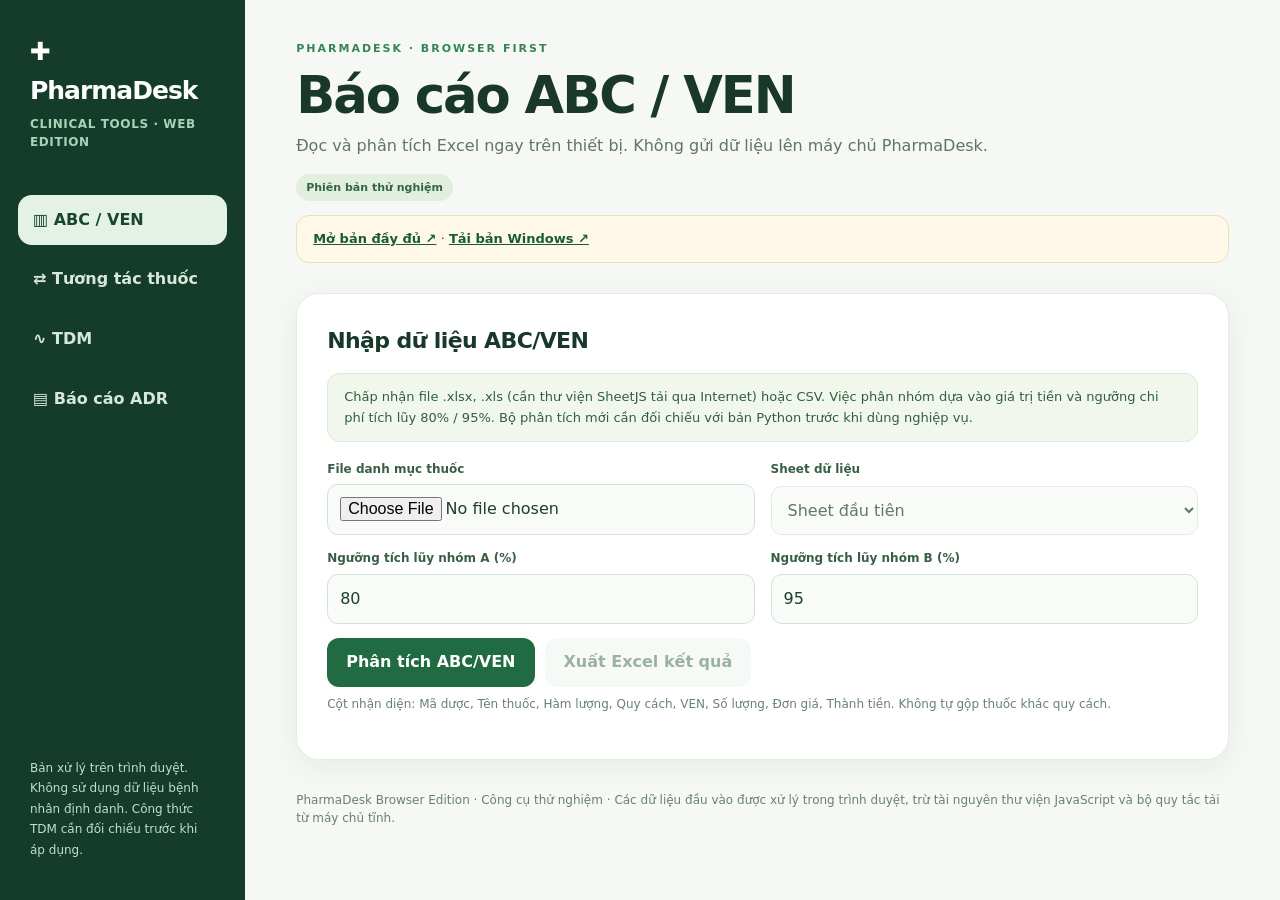
<file: docs/browser.html>
<!doctype html>
<html lang="vi"><head><meta charset="utf-8"><meta name="viewport" content="width=device-width,initial-scale=1"><meta name="referrer" content="no-referrer">
<title>PharmaDesk Clinical Tools · Browser Edition</title>
<style>
:root{font-family:Inter,system-ui,"Segoe UI",Arial,sans-serif;color:#19382a;background:#f5f8f4;line-height:1.55}*{box-sizing:border-box}body{margin:0}button,input,select,textarea{font:inherit}button{cursor:pointer}button:focus-visible,input:focus-visible,textarea:focus-visible,a:focus-visible{outline:3px solid #84c697;outline-offset:3px}button:disabled{opacity:.45;cursor:wait}
.shell{max-width:1450px;min-height:100vh;margin:auto;display:grid;grid-template-columns:245px minmax(0,1fr)}aside{background:#153c2a;color:#fff;padding:28px 18px;position:sticky;top:0;height:100vh;display:flex;flex-direction:column}.logo{font-size:25px;font-weight:850;letter-spacing:-1px;margin:5px 12px}.logo small{display:block;font-size:12px;font-weight:600;letter-spacing:.6px;color:#a8d3b8;margin-top:4px}.nav{margin-top:38px;display:grid;gap:9px}.nav button{background:transparent;border:0;color:#d5e8d9;text-align:left;padding:13px 15px;border-radius:14px;font-weight:700}.nav button.active,.nav button:hover{background:#e4f2e6;color:#19462c}.asidefoot{margin-top:auto;font-size:12px;line-height:1.7;padding:12px;color:#c3dccb}.main{min-width:0;padding:40px clamp(18px,4vw,56px)}header{margin-bottom:30px}.eyebrow{text-transform:uppercase;font-size:11px;font-weight:800;letter-spacing:2px;color:#368456}h1{font-size:clamp(30px,4vw,54px);line-height:1.08;letter-spacing:-2px;margin:11px 0}h2{font-size:22px;letter-spacing:-.6px;margin:0 0 15px}h3{font-size:16px;margin:4px 0 8px}p{color:#607568;margin:8px 0 15px}.headsub{max-width:750px}.panel{background:#fff;border:1px solid #e4ece5;border-radius:23px;padding:clamp(18px,2.8vw,30px);box-shadow:0 7px 30px #123f2510;margin:0 0 19px}.grid{display:grid;grid-template-columns:repeat(2,minmax(0,1fr));gap:16px}.grid3{display:grid;grid-template-columns:repeat(3,minmax(0,1fr));gap:14px}.field{display:grid;gap:6px;margin:0 0 14px}.field label{font-size:12px;font-weight:800;color:#385e46}input,textarea,select{width:100%;min-width:0;background:#f8fbf7;border:1px solid #d6e2d7;border-radius:11px;padding:12px;color:#1d3f2c}textarea{min-height:105px;resize:vertical}.button{background:#216b43;color:white;border:0;padding:12px 19px;border-radius:12px;font-weight:750}.button.secondary{background:#edf5ee;color:#245538}.button.ghost{background:transparent;border:1px solid #d4e3d6;color:#28563a}.row{display:flex;align-items:center;gap:10px;flex-wrap:wrap}.notice{padding:13px 16px;background:#f1f7ed;color:#305f3f;border-radius:13px;font-size:13px;border:1px solid #dbe9d6}.warning{background:#fff8e9;border-color:#efdfb5;color:#6b4d18}.error{background:#fff0ed;border-color:#edcbc5;color:#9a352b}.metric{border-radius:16px;padding:16px;background:#f0f7ef}.metric b{font-size:26px;display:block;letter-spacing:-.5px}.metric small{color:#57715d}.tablewrap{overflow:auto;border:1px solid #e2eae2;border-radius:14px;margin-top:18px}table{border-collapse:collapse;width:100%;font-size:13px}th{background:#eef5ee;white-space:nowrap;text-align:left}th,td{padding:10px 12px;border-bottom:1px solid #e8eee7}tr:last-child td{border-bottom:0}td.n{text-align:right;font-variant-numeric:tabular-nums}.pill{font-size:12px;background:#e2f1e3;padding:4px 8px;border-radius:25px;font-weight:700}.pill.a{background:#fde9dc;color:#8a3e12}.pill.b{background:#fff1ca;color:#825c0b}.pill.c{background:#e1efe9;color:#285e44}[hidden]{display:none!important}.section{display:none}.section.active{display:block}.hint{font-size:12px;color:#6a816f}.report{background:#fff;border:1px solid #dee8df;border-radius:12px;padding:24px;margin-top:20px}.report h2{text-align:center}.report p{color:#273e2d}.searchlist{padding:10px;border-radius:12px;border:1px solid #d8e6d9;max-height:240px;overflow:auto}.searchlist button{display:block;width:100%;text-align:left;border:0;background:transparent;padding:9px;border-radius:9px;color:#244832}.searchlist button:hover{background:#e9f3e8}.pair{padding:13px;border:1px solid #e3e9e1;border-radius:12px;margin:8px 0;background:#f8faf7}.badge{display:inline-flex;padding:5px 10px;font-size:11px;background:#e2efdf;color:#316743;border-radius:20px;font-weight:800}@media(max-width:860px){.shell{display:block}aside{position:static;height:auto;padding:18px}.logo{font-size:21px}.nav{margin:15px 0 0;display:flex;gap:5px;overflow:auto}.nav button{white-space:nowrap;padding:10px 12px}.asidefoot{display:none}.main{padding:24px 15px}.grid,.grid3{grid-template-columns:1fr}.panel{padding:18px}h1{letter-spacing:-1px}}
@media print{aside,header,.noprint,.panel:not(.printpanel){display:none!important}.shell{display:block}.main{padding:0}.printpanel{border:0;box-shadow:none;padding:0}.report{border:0;padding:0}}
</style>
<script src="https://cdn.sheetjs.com/xlsx-0.20.3/package/dist/xlsx.full.min.js" defer></script>
</head><body><div class="shell">
<aside><div class="logo">✚ PharmaDesk<small>CLINICAL TOOLS · WEB EDITION</small></div>
<nav class="nav" aria-label="Công cụ"><button data-tab="abc" class="active">▥ ABC / VEN</button><button data-tab="ttt">⇄ Tương tác thuốc</button><button data-tab="tdm">∿ TDM</button><button data-tab="adr">▤ Báo cáo ADR</button></nav>
<div class="asidefoot">Bản xử lý trên trình duyệt. Không sử dụng dữ liệu bệnh nhân định danh. Công thức TDM cần đối chiếu trước khi áp dụng.</div></aside>
<div class="main"><header class="noprint"><div class="eyebrow">PHARMADESK · BROWSER FIRST</div><h1 id="pageTitle">Báo cáo ABC / VEN</h1><p class="headsub" id="pageSub">Đọc và phân tích Excel ngay trên thiết bị. Không gửi dữ liệu lên máy chủ PharmaDesk.</p><span class="badge">Phiên bản thử nghiệm</span>
<div class="notice warning noprint" style="margin-top:14px"><a href="./" style="font-weight:800;color:#185b37;text-decoration:underline">Mở bản đầy đủ ↗</a> · <a href="https://github.com/nhatlong12311/long-pharmadesk/releases/latest" target="_blank" rel="noopener noreferrer" style="font-weight:800;color:#185b37;text-decoration:underline">Tải bản Windows ↗</a></div></header>
<section id="abc" class="section active">
<div class="panel"><h2>Nhập dữ liệu ABC/VEN</h2><div class="notice">Chấp nhận file .xlsx, .xls (cần thư viện SheetJS tải qua Internet) hoặc CSV. Việc phân nhóm dựa vào giá trị tiền và ngưỡng chi phí tích lũy 80% / 95%. Bộ phân tích mới cần đối chiếu với bản Python trước khi dùng nghiệp vụ.</div>
<div class="grid" style="margin-top:18px"><div class="field"><label for="abcFile">File danh mục thuốc</label><input id="abcFile" type="file" accept=".xlsx,.xls,.csv"></div><div class="field"><label for="abcSheet">Sheet dữ liệu</label><select id="abcSheet" disabled><option>Sheet đầu tiên</option></select></div></div>
<div class="grid"><div class="field"><label>Ngưỡng tích lũy nhóm A (%)</label><input id="abcA" type="number" value="80" min="1" max="99" step=".5"></div><div class="field"><label>Ngưỡng tích lũy nhóm B (%)</label><input id="abcB" type="number" value="95" min="1" max="99" step=".5"></div></div>
<div class="row"><button class="button" id="abcRun">Phân tích ABC/VEN</button><button class="button secondary" id="abcExport" disabled>Xuất Excel kết quả</button></div><p class="hint">Cột nhận diện: Mã dược, Tên thuốc, Hàm lượng, Quy cách, VEN, Số lượng, Đơn giá, Thành tiền. Không tự gộp thuốc khác quy cách.</p><div id="abcError" role="status"></div></div>
<div class="panel" id="abcResult" hidden><div class="grid3" id="abcMetrics"></div><div class="tablewrap"><table><thead><tr><th>ABC</th><th>VEN</th><th>Mã dược</th><th>Tên thuốc</th><th>Hàm lượng</th><th>Quy cách</th><th>Số lượng</th><th>Thành tiền</th><th>% tích lũy</th></tr></thead><tbody id="abcBody"></tbody></table></div></div>
</section>
<section id="ttt" class="section">
<div class="panel"><h2>Kiểm tra cặp tương tác</h2><div class="notice warning">Bộ dữ liệu này chỉ cho biết một cặp có nằm trong quy tắc PharmaDesk hiện có hay không. Không phát hiện được tương tác <b>không đồng nghĩa an toàn</b>; không tự động đánh giá mức độ nghiêm trọng hoặc khuyến cáo xử trí.</div>
<div class="grid" style="margin-top:18px"><div class="field"><label>Chọn thuốc từ bộ quy tắc</label><input id="drugSearch" placeholder="Gõ tên hoạt chất, ví dụ amiodaron" autocomplete="off"><div id="drugMatches" class="searchlist" hidden></div></div><div class="field"><label>Các thuốc đã chọn (bấm × để bỏ)</label><div id="drugSelected" class="notice">Chưa chọn thuốc nào.</div></div></div><button class="button" id="checkPairs">Kiểm tra tương tác</button><div id="pairResult" style="margin-top:15px"></div><p class="hint" id="ruleInfo">Đang tải bộ quy tắc...</p></div>
</section>
<section id="tdm" class="section">
<div class="panel"><h2>Vancomycin · Ước tính dược động học</h2><div class="notice warning"><b>Chỉ dùng để đối chiếu mô hình.</b> Công thức phỏng theo mô hình một ngăn trong mã PharmaDesk gốc; chưa chuyển đầy đủ phần hiệu chỉnh theo hai nồng độ, chưa xác thực tương đương lâm sàng. Không dùng các con số này để chọn hoặc thay đổi liều điều trị.</div>
<div class="grid3" style="margin-top:18px">
<div class="field"><label>Tuổi (năm)</label><input id="tAge" type="number" value="60" min="1" max="120"></div>
<div class="field"><label>Giới tính dùng cho Cockcroft–Gault</label><select id="tSex"><option value="M">Nam</option><option value="F">Nữ</option></select></div>
<div class="field"><label>Cân nặng (kg)</label><input id="tWeight" type="number" value="70" min="10" max="300"></div>
<div class="field"><label>Chiều cao (cm)</label><input id="tHeight" type="number" value="170" min="100" max="230"></div>
<div class="field"><label>Creatinin máu (mg/dL)</label><input id="tScr" type="number" value="1" min=".1" max="20" step=".1"></div>
<div class="field"><label>Vd dự kiến (L/kg)</label><input id="tVd" type="number" value=".7" min=".2" max="2" step=".05"></div>
<div class="field"><label>Liều giả lập (mg)</label><input id="tDose" type="number" value="1000" min="1"></div>
<div class="field"><label>Khoảng cách liều (giờ)</label><input id="tTau" type="number" value="12" min="1"></div>
<div class="field"><label>Thời gian truyền (giờ)</label><input id="tInf" type="number" value="1" min=".1" step=".1"></div>
</div><button class="button" id="tdmCalc">Tính giá trị tham khảo</button><div id="tdmMessage"></div><div id="tdmResults" class="grid3" style="margin-top:17px"></div></div>
</section>
<section id="adr" class="section">
<div class="panel">
<h2>Báo cáo ADR · Biểu mẫu hỗ trợ</h2><div class="row noprint" style="margin-bottom:15px"><a class="button" style="text-decoration:none;display:inline-block" href="./?module=adr" target="_blank" rel="noopener noreferrer">Mở báo cáo ADR theo mẫu (PDF + Word) ↗</a></div>
<div class="notice warning"><b>Bản thử nghiệm, không phải mẫu ADR chính thức.</b> Thông tin được nhập và xử lý trong trình duyệt, không gửi lên máy chủ PharmaDesk. Chỉ sử dụng dữ liệu giả/đã khử định danh trong giai đoạn thử nghiệm. Bản in cần được đối chiếu với mẫu báo cáo chính thức trước khi sử dụng.</div>
<div class="grid" style="margin-top:18px">
  <div class="field"><label for="aUnit">Đơn vị báo cáo</label><input id="aUnit" autocomplete="off" placeholder="Tên đơn vị"></div>
  <div class="field"><label for="aReporter">Người báo cáo</label><input id="aReporter" autocomplete="off" placeholder="Tên người báo cáo"></div>
  <div class="field"><label for="aDate">Ngày báo cáo</label><input id="aDate" type="date"></div>
  <div class="field"><label for="aCode">Mã hồ sơ giả lập</label><input id="aCode" placeholder="TEST-001" autocomplete="off"></div>
  <div class="field"><label for="aAge">Tuổi giả lập</label><input id="aAge" type="number" min="0" max="120"></div>
  <div class="field"><label for="aSex">Giới tính</label><select id="aSex"><option value="">Chọn</option><option>Nam</option><option>Nữ</option><option>Không rõ</option></select></div>
  <div class="field"><label for="aWeight">Cân nặng (kg)</label><input id="aWeight" type="number" min="0" max="400" step=".1"></div>
  <div class="field"><label for="aEventDate">Ngày xuất hiện phản ứng</label><input id="aEventDate" type="date"></div>
</div>
<h3>Phản ứng có hại nghi ngờ</h3>
<div class="field"><label for="aDesc">Mô tả diễn biến và thời gian phản ứng</label><textarea id="aDesc" placeholder="Triệu chứng, thời điểm xuất hiện, diễn biến..."></textarea></div>
<div class="grid">
  <div class="field"><label for="aSerious">Mức độ nghiêm trọng / hậu quả</label><select id="aSerious"><option value="">Chưa đánh giá</option><option>Tử vong</option><option>Đe dọa tính mạng</option><option>Nhập viện / kéo dài thời gian nằm viện</option><option>Tàn tật vĩnh viễn hoặc nặng nề</option><option>Dị tật thai nhi</option><option>Không nghiêm trọng</option></select></div>
  <div class="field"><label for="aOutcome">Kết quả sau phản ứng</label><select id="aOutcome"><option value="">Chưa xác định</option><option>Đang hồi phục</option><option>Hồi phục không có di chứng</option><option>Hồi phục có di chứng</option><option>Chưa hồi phục</option><option>Tử vong do ADR</option><option>Tử vong không liên quan thuốc</option><option>Không rõ</option></select></div>
</div>
<div class="field"><label for="aLabs">Xét nghiệm / thăm khám liên quan</label><textarea id="aLabs" placeholder="Kết quả liên quan, đơn vị và thời điểm nếu có..."></textarea></div>
<div class="field"><label for="aHistory">Tiền sử liên quan / dị ứng</label><textarea id="aHistory" placeholder="Tiền sử dùng thuốc, dị ứng, bệnh lý liên quan..."></textarea></div>
<div class="field"><label for="aAction">Biện pháp xử trí và diễn biến sau xử trí</label><textarea id="aAction" placeholder="Ngừng thuốc, điều trị hỗ trợ, diễn biến..."></textarea></div>
<h3>Thuốc nghi ngờ</h3>
<div class="grid">
  <div class="field"><label for="aDrug">Tên thuốc nghi ngờ</label><input id="aDrug" placeholder="Tên hoạt chất / biệt dược" autocomplete="off"></div>
  <div class="field"><label for="aStrength">Hàm lượng, dạng bào chế</label><input id="aStrength" placeholder="500 mg, viên nén..."></div>
  <div class="field"><label for="aDose">Liều dùng và số lần dùng</label><input id="aDose" placeholder="Ví dụ 500 mg mỗi 8 giờ"></div>
  <div class="field"><label for="aRoute">Đường dùng</label><input id="aRoute" placeholder="Uống, tĩnh mạch..."></div>
  <div class="field"><label for="aStart">Ngày bắt đầu dùng</label><input id="aStart" type="date"></div>
  <div class="field"><label for="aStop">Ngày kết thúc / ngừng thuốc</label><input id="aStop" type="date"></div>
  <div class="field"><label for="aDechallenge">Phản ứng khi ngừng/giảm thuốc</label><select id="aDechallenge"><option value="">Chưa có thông tin</option><option>Cải thiện</option><option>Không cải thiện</option><option>Không ngừng thuốc</option><option>Không rõ</option></select></div>
  <div class="field"><label for="aRechallenge">Phản ứng khi dùng lại thuốc</label><select id="aRechallenge"><option value="">Chưa có thông tin</option><option>Tái xuất hiện</option><option>Không tái xuất hiện</option><option>Không dùng lại</option><option>Không rõ</option></select></div>
</div>
<div class="field"><label for="aConcomitant">Thuốc dùng đồng thời / thông tin khác</label><textarea id="aConcomitant" placeholder="Tên thuốc, liều, thời gian sử dụng..."></textarea></div>
<div class="field"><label for="aNotes">Bình luận của người báo cáo</label><textarea id="aNotes" placeholder="Nhận định chuyên môn, mức độ liên quan..."></textarea></div>
<div class="row noprint">
<button class="button" id="adrMake">Tạo bản tóm tắt</button>
<button class="button secondary" id="adrPrint" disabled>In / Lưu PDF</button>
<button class="button secondary" id="adrExport">Lưu bản nháp .json</button>
<label class="button ghost" style="cursor:pointer">Mở bản nháp .json<input id="adrImport" type="file" accept=".json,application/json" hidden></label>
<button class="button ghost" id="adrReset">Làm mới</button>
</div>
<div id="adrStatus" role="status"></div>
<p class="hint">Bản nháp JSON lưu trên máy của bạn, không lưu lên GitHub hoặc máy chủ. Nếu mở trên máy dùng chung, hãy xóa các file nháp khỏi thư mục tải xuống sau khi dùng. Không nhập dữ liệu định danh bệnh nhân vào bản thử nghiệm này.</p>
</div>
<div class="panel printpanel" id="adrPreview" hidden><div class="report" id="adrReport"></div></div>
</section>
<footer class="hint noprint" style="padding:12px 0 24px">PharmaDesk Browser Edition · Công cụ thử nghiệm · Các dữ liệu đầu vào được xử lý trong trình duyệt, trừ tài nguyên thư viện JavaScript và bộ quy tắc tải từ máy chủ tĩnh.</footer>
</div></div>
<script>
"use strict";
const $=id=>document.getElementById(id), fmt=n=>Number(n).toLocaleString('vi-VN',{maximumFractionDigits:2});
const esc=v=>String(v??'').replace(/[&<>"']/g,c=>({'&':'&amp;','<':'&lt;','>':'&gt;','"':'&quot;',"'":'&#39;'}[c]));
const headings={abc:['Báo cáo ABC / VEN','Phân tích chi phí thuốc ngay trên trình duyệt.'],ttt:['Tương tác thuốc','Tra cứu cặp thuốc từ quy tắc đang có trong PharmaDesk.'],tdm:['TDM · Vancomycin','Ước tính thông số dược động học để đối chiếu, không dùng quyết định liều.'],adr:['Báo cáo ADR','Nhập thông tin giả lập và tạo bản tóm tắt để in / lưu PDF.']};
function showTab(id){if(!Object.hasOwn(headings,id))return;document.querySelectorAll('.section').forEach(n=>n.classList.toggle('active',n.id===id));document.querySelectorAll('[data-tab]').forEach(n=>n.classList.toggle('active',n.dataset.tab===id));$('pageTitle').textContent=headings[id][0];$('pageSub').textContent=headings[id][1];history.replaceState(null,'','#'+id);window.scrollTo({top:0,behavior:'instant'});}
document.querySelectorAll('[data-tab]').forEach(b=>b.addEventListener('click',()=>showTab(b.dataset.tab)));
showTab(location.hash.slice(1));
function notify(id,msg,bad=false){$(id).innerHTML='<div class="notice '+(bad?'error':'')+'" style="margin-top:12px">'+esc(msg)+'</div>'}
function norm(s){return String(s??'').normalize('NFD').replace(/[\u0300-\u036f]/g,'').toLowerCase().replace(/đ/g,'d').replace(/[^a-z0-9]+/g,' ').trim()}
function number(v){if(typeof v==='number')return Number.isFinite(v)?v:0;let s=String(v??'').trim().replace(/\s/g,'');if(!s)return 0;if(/^\d{1,3}(\.\d{3})+(,\d+)?$/.test(s))s=s.replace(/\./g,'').replace(',','.');else if(/^\d{1,3}(,\d{3})+(\.\d+)?$/.test(s))s=s.replace(/,/g,'');else s=s.replace(',','.');const n=Number(s);return Number.isFinite(n)?n:0}
function readCSV(text){const rows=[];let row=[],field='',quoted=false;for(let i=0;i<text.length;i++){const c=text[i];if(c==='"'){if(quoted&&text[i+1]==='"'){field+='"';i++;}else quoted=!quoted;}else if(c===','&&!quoted){row.push(field);field='';}else if((c==='\n'||c==='\r')&&!quoted){if(c==='\r'&&text[i+1]==='\n')i++;row.push(field);rows.push(row);row=[];field='';}else field+=c;}if(field||row.length){row.push(field);rows.push(row)}return rows;}
const candidates={code:['ma duoc','ma thuoc','ma hang','ma','code'],name:['ten thuoc','ten hang','ten duoc','ten'],strength:['ham luong','nong do'],pack:['quy cach','quy cach dong goi','dong goi'],ven:['ven','phan loai ven','nhom ven'],qty:['so luong','sl','so luong su dung'],price:['don gia','gia'],total:['thanh tien','kinh phi','gia tri','tien']};
let abcBook=null,abcData=[],abcOut=[];
function getCol(headers,alts){for(const a of alts){let i=headers.indexOf(a);if(i>=0)return i;}for(const a of alts){let i=headers.findIndex(x=>x.includes(a));if(i>=0)return i;}return -1;}
function prepABC(rows){let idx=-1,cs;for(let i=0;i<Math.min(rows.length,30);i++){let h=(rows[i]||[]).map(norm);let name=getCol(h,candidates.name),total=getCol(h,candidates.total),qty=getCol(h,candidates.qty),price=getCol(h,candidates.price);if(name>=0&&(total>=0||(qty>=0&&price>=0))){idx=i;cs=Object.fromEntries(Object.entries(candidates).map(([k,v])=>[k,getCol(h,v)]));break;}}if(idx<0)throw Error('Không nhận diện được dòng tiêu đề. Cần Tên thuốc và Thành tiền hoặc Số lượng + Đơn giá.');const map=new Map();for(const line of rows.slice(idx+1)){const get=k=>cs[k]>=0?line[cs[k]]:'';let name=String(get('name')??'').trim();if(!name)continue;const qty=number(get('qty')),total=cs.total>=0?number(get('total')):qty*number(get('price'));if(total<0)continue;const item={code:String(get('code')??'').trim(),name,strength:String(get('strength')??'').trim(),pack:String(get('pack')??'').trim(),ven:String(get('ven')??'').toUpperCase().trim().slice(0,1),qty,total};const key=[item.code,item.name,item.strength,item.pack,item.ven].join('\u0001').toLowerCase();if(map.has(key)){const x=map.get(key);x.qty+=qty;x.total+=total;}else map.set(key,item);}return [...map.values()].filter(r=>r.total>=0)}
$('abcFile').addEventListener('change',async e=>{abcBook=null;abcData=[];$('abcResult').hidden=true;$('abcExport').disabled=true;const f=e.target.files[0];if(!f)return;try{if(f.name.toLowerCase().endsWith('.csv')){abcData=readCSV(await f.text());$('abcSheet').innerHTML='<option>CSV</option>';$('abcSheet').disabled=true;}else{if(!window.XLSX)throw Error('Chưa tải được thư viện xử lý Excel. Kiểm tra kết nối Internet hoặc chuyển file sang CSV.');abcBook=XLSX.read(await f.arrayBuffer(),{type:'array',cellDates:false});$('abcSheet').innerHTML=abcBook.SheetNames.map(n=>'<option>'+esc(n)+'</option>').join('');$('abcSheet').disabled=false;abcData=XLSX.utils.sheet_to_json(abcBook.Sheets[abcBook.SheetNames[0]],{header:1,raw:true,defval:''});}notify('abcError','Đã đọc '+fmt(abcData.length)+' dòng. Chọn Phân tích ABC/VEN.');}catch(err){notify('abcError',err.message,true);}});
$('abcSheet').addEventListener('change',()=>{abcData=XLSX.utils.sheet_to_json(abcBook.Sheets[$('abcSheet').value],{header:1,raw:true,defval:''});});
$('abcRun').addEventListener('click',()=>{try{if(!abcData.length)throw Error('Hãy tải file Excel/CSV trước.');const a=number($('abcA').value),b=number($('abcB').value);if(!(a>0&&a<b&&b<100))throw Error('Ngưỡng cần 0 < A < B < 100.');const list=prepABC(abcData).sort((x,y)=>y.total-x.total),sum=list.reduce((v,x)=>v+x.total,0);if(!sum)throw Error('Không có giá trị kinh phí dương để phân tích.');let accum=0;abcOut=list.map(x=>{const previous=accum/sum*100;accum+=x.total;return {...x,abc:previous<a?'A':previous<b?'B':'C',accum:accum/sum*100};});$('abcMetrics').innerHTML=['A','B','C'].map(g=>{let r=abcOut.filter(x=>x.abc===g);return '<div class="metric"><small>Nhóm '+g+' · '+r.length+' mặt hàng</small><b>'+fmt(r.reduce((v,x)=>v+x.total,0))+' ₫</b></div>'}).join('');$('abcBody').innerHTML=abcOut.slice(0,1000).map(x=>'<tr><td><span class="pill '+x.abc.toLowerCase()+'">'+x.abc+'</span></td><td>'+esc(x.ven||'—')+'</td><td>'+esc(x.code)+'</td><td>'+esc(x.name)+'</td><td>'+esc(x.strength)+'</td><td>'+esc(x.pack)+'</td><td class="n">'+fmt(x.qty)+'</td><td class="n">'+fmt(x.total)+'</td><td class="n">'+fmt(x.accum)+'%</td></tr>').join('');$('abcResult').hidden=false;$('abcExport').disabled=false;notify('abcError','Đã phân tích '+fmt(abcOut.length)+' mặt hàng, tổng kinh phí '+fmt(sum)+' ₫. Phân loại tạm tính; cần đối chiếu Python gốc.');}catch(err){notify('abcError',err.message,true)}});
function downloadBlob(name,type,txt){const u=URL.createObjectURL(new Blob([txt],{type})),a=document.createElement('a');a.href=u;a.download=name;document.body.append(a);a.click();a.remove();setTimeout(()=>URL.revokeObjectURL(u),1000)}
$('abcExport').addEventListener('click',()=>{if(!abcOut.length)return;const rows=[['ABC','VEN','Mã dược','Tên thuốc','Hàm lượng','Quy cách','Số lượng','Thành tiền','% tích lũy'],...abcOut.map(x=>[x.abc,x.ven,x.code,x.name,x.strength,x.pack,x.qty,x.total,Number(x.accum.toFixed(2))])];if(window.XLSX){let ws=XLSX.utils.aoa_to_sheet(rows);for(const key in ws){if(key[0]==='!')continue;if(ws[key].t==='s')ws[key].t='s';}let wb=XLSX.utils.book_new();XLSX.utils.book_append_sheet(wb,ws,'ABC_VEN');XLSX.writeFile(wb,'PharmaDesk_ABC_VEN_Browser.xlsx');}else{const csv=rows.map(r=>r.map(v=>{let t=String(v??'');if(/^[=+\-@\t\r]/.test(t))t="'"+t;return '"'+t.replace(/"/g,'""')+'"';}).join(',')).join('\r\n');downloadBlob('PharmaDesk_ABC_VEN_Browser.csv','text/csv;charset=utf-8','\ufeff'+csv);}});
let rules=null,selected=[];
fetch('./rules.json',{cache:'force-cache'}).then(r=>{if(!r.ok)throw Error('HTTP '+r.status);return r.json()}).then(data=>{rules=data;$('ruleInfo').textContent='Bộ dữ liệu: '+Object.keys(rules.drugs).length+' hoạt chất, '+rules.pairs.length+' cặp từ PharmaDesk. Chỉ mang tính hỗ trợ rà soát.';}).catch(e=>{$('ruleInfo').textContent='Không tải được rules.json: '+e.message});
$('drugSearch').addEventListener('input',()=>{if(!rules)return;const q=norm($('drugSearch').value);const box=$('drugMatches');if(q.length<2){box.hidden=true;return;}const found=Object.entries(rules.drugs).filter(([id,d])=>norm(d.ten).includes(q)||norm(id).includes(q)).slice(0,20);box.innerHTML='';found.forEach(([id,d])=>{const b=document.createElement('button');b.textContent=d.ten;b.addEventListener('click',()=>{if(!selected.includes(id))selected.push(id);$('drugSearch').value='';box.hidden=true;renderSelected()});box.append(b)});box.hidden=!found.length;});
function renderSelected(){const d=$('drugSelected');d.innerHTML='';if(!selected.length){d.textContent='Chưa chọn thuốc nào.';return}selected.forEach(id=>{const b=document.createElement('button');b.className='button secondary';b.style.cssText='margin:3px;padding:7px';b.textContent=rules.drugs[id].ten+' ×';b.onclick=()=>{selected=selected.filter(x=>x!==id);renderSelected()};d.append(b)})}
$('checkPairs').addEventListener('click',()=>{const el=$('pairResult');if(!rules){el.textContent='Chưa tải được bộ quy tắc.';return}if(selected.length<2){el.textContent='Chọn ít nhất hai thuốc.';return}const found=rules.pairs.filter(([a,b])=>selected.includes(a)&&selected.includes(b));el.innerHTML='<div class="notice '+(found.length?'warning':'')+'">'+(found.length?'Có '+found.length+' cặp trong bộ quy tắc — cần thẩm định trên nguồn chuyên môn.':'Không thấy cặp nào trong bộ quy tắc đã nạp. Điều này KHÔNG xác nhận không có tương tác.')+'</div>'+found.map(([a,b])=>'<div class="pair">'+esc(rules.drugs[a]?.ten||a)+' + '+esc(rules.drugs[b]?.ten||b)+'</div>').join('')});
function tnum(id,lo,hi){const n=Number($(id).value);if(!Number.isFinite(n)||n<lo||n>hi)throw Error('Kiểm tra trường '+id+' (giới hạn '+lo+'–'+hi+').');return n}
$('tdmCalc').addEventListener('click',()=>{try{const age=tnum('tAge',1,120),w=tnum('tWeight',10,300),h=tnum('tHeight',100,230),scr=tnum('tScr',.1,20),vdkg=tnum('tVd',.2,2),dose=tnum('tDose',1,10000),tau=tnum('tTau',1,168),tinf=tnum('tInf',.1,12);if(tinf>tau)throw Error('Thời gian truyền không được vượt khoảng cách liều.');const male=$('tSex').value==='M',ibw=(male?50:45.5)+2.3*(h-152.4)/2.54,pct=100*w/ibw,wt=pct<=75?1.13*w:pct<100?w:pct>120?ibw+.4*(w-ibw):ibw,crcl=(140-age)*wt/(72*scr)*(male?1:.85),V=vdkg*w,cl=(crcl*.689+3.66)*.06,k=cl/V,t12=Math.LN2/k,auc=dose*24/(tau*cl);const bolus=6*tinf<=t12;const peak=bolus?dose/(V*(1-Math.exp(-k*tau))):dose*(1-Math.exp(-k*tinf))/(cl*tinf*(1-Math.exp(-k*tau)));const trough=peak*Math.exp(-k*(bolus?tau:tau-tinf));if(![ibw,wt,crcl,V,cl,k,t12,auc,peak,trough].every(Number.isFinite))throw Error('Không thể tính với các thông số đã nhập.');const vals=[['CrCl (Cockcroft–Gault)',crcl,'mL/phút'],['CL mô hình',cl,'L/giờ'],['Vd mô hình',V,'L'],['Thời gian bán thải',t12,'giờ'],['AUC24 trạng thái ổn định',auc,'mg·h/L'],['Cmax mô hình',peak,'mg/L'],['Cmin mô hình',trough,'mg/L']];$('tdmResults').innerHTML=vals.map(([n,v,u])=>'<div class="metric"><small>'+esc(n)+'</small><b>'+fmt(v)+'</b><small>'+esc(u)+'</small></div>').join('');notify('tdmMessage','Đã tính theo công thức mô hình một ngăn trong PharmaDesk gốc. Không sử dụng kết quả để chỉ định liều.');}catch(e){$('tdmResults').innerHTML='';notify('tdmMessage',e.message,true)}});
// The ADR draft is kept in memory until the user explicitly downloads a JSON file.
const adrFields={unit:'aUnit',reporter:'aReporter',date:'aDate',code:'aCode',age:'aAge',sex:'aSex',weight:'aWeight',event:'aEventDate',desc:'aDesc',serious:'aSerious',outcome:'aOutcome',labs:'aLabs',history:'aHistory',action:'aAction',drug:'aDrug',strength:'aStrength',dose:'aDose',route:'aRoute',start:'aStart',stop:'aStop',dechallenge:'aDechallenge',rechallenge:'aRechallenge',concomitant:'aConcomitant',notes:'aNotes'};
$('aDate').value=new Date().toLocaleDateString('en-CA');
function adrValues(){return Object.fromEntries(Object.entries(adrFields).map(([k,id])=>[k,$(id).value.trim()]));}
function adrValidate(obj){if(!obj.drug||!obj.desc)throw new Error('Cần nhập thuốc nghi ngờ và mô tả phản ứng (dữ liệu giả).');if(obj.age&&(Number(obj.age)<0||Number(obj.age)>120))throw new Error('Tuổi ngoài phạm vi 0–120.');if(obj.weight&&(Number(obj.weight)<0||Number(obj.weight)>400))throw new Error('Cân nặng ngoài phạm vi 0–400 kg.');}
function adrShow(obj){
  const row=(label,val)=>'<p><b>'+esc(label)+':</b> '+(val?esc(val).replace(/\n/g,'<br>'):'—')+'</p>';
  $('adrReport').innerHTML='<h2>BẢN TÓM TẮT PHẢN ỨNG CÓ HẠI CỦA THUỐC</h2><p style="text-align:center;font-weight:700;color:#945321">BẢN THỬ — KHÔNG THAY THẾ MẪU ADR CHÍNH THỨC</p>'
    +'<h3>I. THÔNG TIN CHUNG</h3>'+row('Đơn vị báo cáo',obj.unit)+row('Người báo cáo',obj.reporter)+row('Ngày báo cáo',obj.date)+row('Mã giả lập',obj.code)+row('Tuổi giả lập',obj.age)+row('Giới tính',obj.sex)+row('Cân nặng (kg)',obj.weight)
    +'<h3>II. PHẢN ỨNG CÓ HẠI NGHI NGỜ</h3>'+row('Ngày xuất hiện',obj.event)+row('Diễn biến',obj.desc)+row('Mức độ nghiêm trọng',obj.serious)+row('Kết quả',obj.outcome)+row('Xét nghiệm / thăm khám',obj.labs)+row('Tiền sử liên quan',obj.history)+row('Xử trí',obj.action)
    +'<h3>III. THUỐC NGHI NGỜ</h3>'+row('Tên thuốc',obj.drug)+row('Hàm lượng / dạng bào chế',obj.strength)+row('Liều dùng',obj.dose)+row('Đường dùng',obj.route)+row('Bắt đầu',obj.start)+row('Ngừng thuốc',obj.stop)+row('Sau ngừng / giảm thuốc',obj.dechallenge)+row('Sau dùng lại',obj.rechallenge)
    +'<h3>IV. THÔNG TIN BỔ SUNG</h3>'+row('Thuốc dùng đồng thời',obj.concomitant)+row('Bình luận',obj.notes);
  $('adrPreview').hidden=false;$('adrPrint').disabled=false;
}
$('adrMake').addEventListener('click',()=>{try{const obj=adrValues();adrValidate(obj);adrShow(obj);notify('adrStatus','Đã tạo bản tóm tắt. Chọn In / Lưu PDF để lưu bằng hộp thoại in của trình duyệt.');$('adrPreview').scrollIntoView({behavior:'smooth'});}catch(e){notify('adrStatus',e.message,true)}});
$('adrPrint').addEventListener('click',()=>window.print());
$('adrExport').addEventListener('click',()=>{const draft={format:'PharmaDesk-ADR-browser-draft',version:2,savedAt:new Date().toISOString(),data:adrValues()};downloadBlob('PharmaDesk_ADR_ban_nhap.json','application/json;charset=utf-8',JSON.stringify(draft,null,2));notify('adrStatus','Đã tải bản nháp JSON về thiết bị.');});
$('adrImport').addEventListener('change',async event=>{const f=event.target.files[0];if(!f)return;try{if(f.size>100000)throw new Error('File bản nháp vượt 100 KB.');const d=JSON.parse(await f.text());if(d.format!=='PharmaDesk-ADR-browser-draft'||!d.data||typeof d.data!=='object'||Array.isArray(d.data))throw new Error('Không nhận diện được bản nháp ADR của PharmaDesk Browser Edition.');for(const [key,id] of Object.entries(adrFields))$(id).value=typeof d.data[key]==='string'?d.data[key].slice(0,15000):'';$('adrPreview').hidden=true;$('adrPrint').disabled=true;notify('adrStatus','Đã tải bản nháp từ file. Kiểm tra lại nội dung trước khi in.');}catch(e){notify('adrStatus',e.message,true)}finally{event.target.value=''}});
$('adrReset').addEventListener('click',()=>{if(!confirm('Xóa toàn bộ dữ liệu trong biểu mẫu hiện tại?'))return;Object.values(adrFields).forEach(id=>$(id).value='');$('aDate').value=new Date().toLocaleDateString('en-CA');$('adrPreview').hidden=true;$('adrPrint').disabled=true;notify('adrStatus','Đã làm mới biểu mẫu.');});
</script></body></html>
</file>
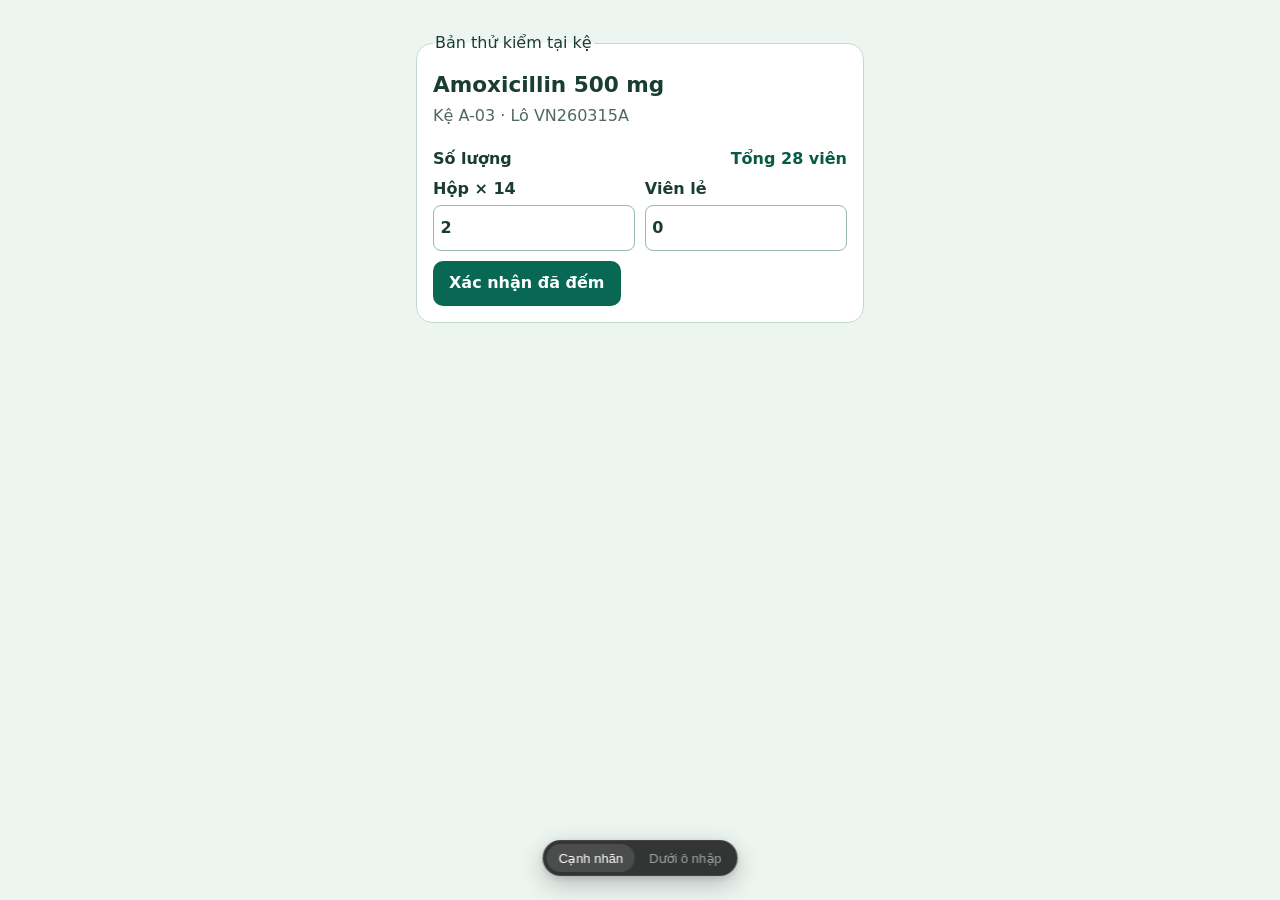
<file: docs/prototypes/pharmacount-total.html>
<!doctype html>
<html lang="vi">
<meta charset="utf-8">
<meta name="viewport" content="width=device-width, initial-scale=1">
<title>PharmaCount · Thử vị trí tổng</title>
<style>
* {box-sizing:border-box}
body {margin:0;padding:1rem 1rem 6rem;background:#edf5f1;color:#193d33;font:1rem/1.4 system-ui,sans-serif}
main {margin:1rem auto;max-width:28rem}
fieldset {margin:0;padding:1rem;border:1px solid #c2d9cd;border-radius:16px;background:#fff}
h1 {font-size:1.35rem;margin:0}
.meta {margin:.3rem 0 1.25rem;color:#4f695f}
.fields {display:grid;grid-template-columns:1fr 1fr;gap:.6rem}
label {display:grid;gap:.3rem;min-width:0;font-weight:650}
input,button {font:inherit}
input {width:100%;min-height:46px;border:1px solid #98b9a9;border-radius:8px;padding:.4rem;color:inherit}
.total {font-weight:700;color:#075a45;font-variant-numeric:tabular-nums}
#beside {display:flex;align-items:baseline;justify-content:space-between;gap:1rem;margin-bottom:.5rem}
#below {margin:.4rem 0 0;text-align:end}
#confirm {background:#086854;color:white;border:none;border-radius:10px;padding:.7rem 1rem;margin-top:.6rem;font-weight:650}
#confirm:disabled {opacity:.7}
#status {margin:.45rem 0 0}
#status:empty,[hidden] {display:none!important}
.proto-picker {
  position: fixed;
  bottom: 24px;
  left: 50%;
  transform: translateX(-50%);
  z-index: 2147483647;
  display: flex;
  align-items: center;
  gap: 2px;
  padding: 4px;
  border-radius: 999px;
  background: rgba(10, 10, 10, 0.82);
  -webkit-backdrop-filter: blur(12px) saturate(1.4);
  backdrop-filter: blur(12px) saturate(1.4);
  box-shadow:
    0 0 0 1px rgba(255, 255, 255, 0.08) inset,
    0 8px 24px rgba(0, 0, 0, 0.24),
    0 2px 6px rgba(0, 0, 0, 0.12);
  font-family: -apple-system, BlinkMacSystemFont, "Segoe UI", sans-serif;
  font-size: 13px;
  line-height: 1;
  -webkit-font-smoothing: antialiased;
  user-select: none;
  -webkit-user-select: none;
}

.proto-picker-highlight {
  position: absolute;
  top: 4px;
  left: 0;
  height: 28px;
  border-radius: 999px;
  background: rgba(255, 255, 255, 0.12);
}

/* The slide is enabled only after first paint (data-ready), so load doesn't animate. */
.proto-picker[data-ready] .proto-picker-highlight {
  transition:
    transform 250ms cubic-bezier(0.23, 1, 0.32, 1),
    width 250ms cubic-bezier(0.23, 1, 0.32, 1);
}

@media (prefers-reduced-motion: reduce) {
  .proto-picker[data-ready] .proto-picker-highlight { transition: none; }
}

.proto-picker-item {
  position: relative; /* sits above the highlight */
  display: flex;
  align-items: center;
  height: 28px;
  padding: 0 12px;
  border: 0;
  border-radius: 999px;
  background: transparent;
  color: rgba(255, 255, 255, 0.55);
  font: inherit;
  cursor: pointer;
  transition:
    color 150ms ease-out,
    transform 160ms cubic-bezier(0.23, 1, 0.32, 1);
}

@media (hover: hover) and (pointer: fine) {
  .proto-picker-item:hover {
    color: rgba(255, 255, 255, 0.85);
  }
}

.proto-picker-item:active {
  transform: scale(0.97);
}

.proto-picker-item:focus-visible {
  outline: 2px solid rgba(255, 255, 255, 0.4);
  outline-offset: 2px;
}

.proto-picker-item[data-active] {
  color: #fff;
}

.proto-picker-divider {
  width: 1px;
  height: 16px;
  margin: 0 4px;
  background: rgba(255, 255, 255, 0.12);
}

.proto-picker-replay {
  padding: 0 10px;
  font-size: 14px;
}

.proto-picker[data-position="top"] {
  bottom: auto;
  top: 24px;
}

</style>
<main><form id="count"><fieldset><legend>Bản thử kiểm tại kệ</legend>
<h1>Amoxicillin 500 mg</h1><p class="meta">Kệ A-03 · Lô VN260315A</p>
<div id="beside"><strong>Số lượng</strong><output class="total" aria-label="Tổng thực kiểm" for="boxes loose"></output></div>
<div class="fields"><label>Hộp × 14<input id="boxes" type="number" step="1" value="2"></label>
<label>Viên lẻ<input id="loose" type="number" step="1" value="0"></label></div>
<div id="below" hidden><output class="total" aria-label="Tổng thực kiểm" for="boxes loose"></output></div>
<button id="confirm">Xác nhận đã đếm</button><p id="status" role="status"></p>
</fieldset></form></main>
<nav class="proto-picker" aria-label="Vị trí tổng thực kiểm">
<span class="proto-picker-highlight" aria-hidden="true"></span>
<button class="proto-picker-item">Cạnh nhãn</button><button class="proto-picker-item">Dưới ô nhập</button>
</nav>
<script>
const get=id=>document.getElementById(id);
const picker=document.querySelector('.proto-picker');
const choices=[...picker.querySelectorAll('button')];
const highlight=picker.querySelector('.proto-picker-highlight');
let selected=0;
function positionHighlight(){
 const button=choices[selected];
 highlight.style.width=button.offsetWidth+'px';
 highlight.style.transform='translateX('+button.offsetLeft+'px)';
}
function selectPosition(index){
 selected=index;
 choices.forEach((button,i)=>{
  button.toggleAttribute('data-active',i===index);
  button.setAttribute('aria-pressed',String(i===index));
 });
 get('beside').querySelector('output').hidden=index!==0;
 get('below').hidden=index!==1;
 positionHighlight();
}
function total(){
 return Number(get('boxes').value)*14+Number(get('loose').value);
}
function update(){
 const valid=get('count').checkValidity()&&Number.isSafeInteger(total());
 document.querySelectorAll('output').forEach(el=>el.value=valid?'Tổng '+total().toLocaleString('vi-VN')+' viên':'Tổng —');
 get('confirm').disabled=!valid;
 get('status').textContent='';
}
choices.forEach((button,i)=>button.onclick=()=>selectPosition(i));
get('count').oninput=update;
get('count').onsubmit=e=>{
 e.preventDefault();
 get('status').textContent='Đã xác nhận '+total().toLocaleString('vi-VN')+' viên trong bản thử.';
 get('confirm').disabled=true;
};
window.addEventListener('resize',positionHighlight);
selectPosition(0);update();
requestAnimationFrame(()=>picker.setAttribute('data-ready',''));
</script>
</html>
</file>
